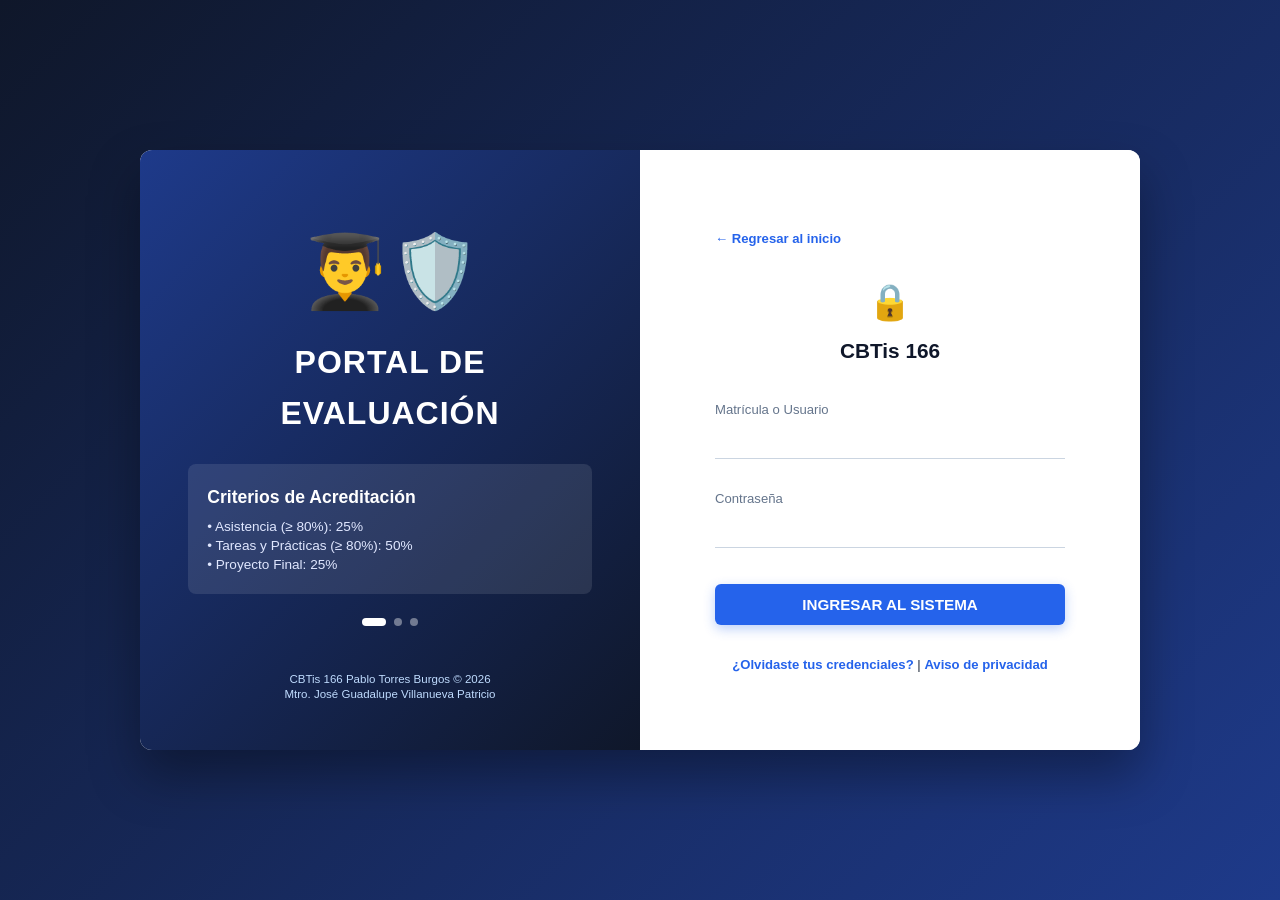
<file: login.html>
<!DOCTYPE html>
<html lang="es">
<head>
    <meta charset="UTF-8">
    <meta name="viewport" content="width=device-width, initial-scale=1.0">
    <title>Acceso Portal Ciberseguridad - CBTis 166</title>
    <link rel="stylesheet" href="styles.css">
</head>
<body class="cbtis-login-body">

    <!-- Contenedor principal de dos columnas -->
    <div class="cbtis-login-container">

        <!-- LADO IZQUIERDO: Información del Curso -->
        <div class="cbtis-left-panel">
            <div class="cbtis-left-content">
                
                <div class="cbtis-illustration-box">
                    <div class="cbtis-badge-icon">👨‍🎓🛡️</div>
                    <h2>PORTAL DE EVALUACIÓN</h2>
                </div>

                <div class="cbtis-notices-box">
                    <h3>Criterios de Acreditación</h3>
                    <p>
                        • Asistencia (≥ 80%): 25%<br>
                        • Tareas y Prácticas (≥ 80%): 50%<br>
                        • Proyecto Final: 25%
                    </p>
                </div>

                <div class="cbtis-slider-dots">
                    <span class="cbtis-dot active"></span>
                    <span class="cbtis-dot"></span>
                    <span class="cbtis-dot"></span>
                </div>
            </div>

            <div class="cbtis-left-footer">
                CBTis 166 Pablo Torres Burgos &copy; 2026<br>
                <span>Mtro. José Guadalupe Villanueva Patricio</span>
            </div>
        </div>

        <!-- LADO DERECHO: Formulario de Acceso -->
        <div class="cbtis-right-panel">
            <div class="cbtis-login-wrapper">
                
                <div class="login-back-container">
                    <a href="index.html" class="cbtis-back-link">← Regresar al inicio</a>
                </div>

                <div class="cbtis-logo-header">
                    <div class="login-logo-emoji">🔒</div>
                    <h1>CBTis <strong>166</strong></h1>
                </div>

                <form id="form-login" action="#" method="POST">
                    
                    <div class="cbtis-input-group">
                        <label for="usuario">Matrícula o Usuario</label>
                        <input type="text" id="usuario" name="usuario" required>
                    </div>

                    <div class="cbtis-input-group">
                        <label for="password">Contraseña</label>
                        <input type="password" id="password" name="password" required>
                    </div>

                    <button type="submit" class="cbtis-btn-ingresar">INGRESAR AL SISTEMA</button>

                </form>

                <div class="cbtis-login-help">
                    <a href="#">¿Olvidaste tus credenciales?</a> | <a href="#">Aviso de privacidad</a>
                </div>

            </div>
        </div>

    </div>

    <script src="script.js"></script>
</body>
</html>
</file>
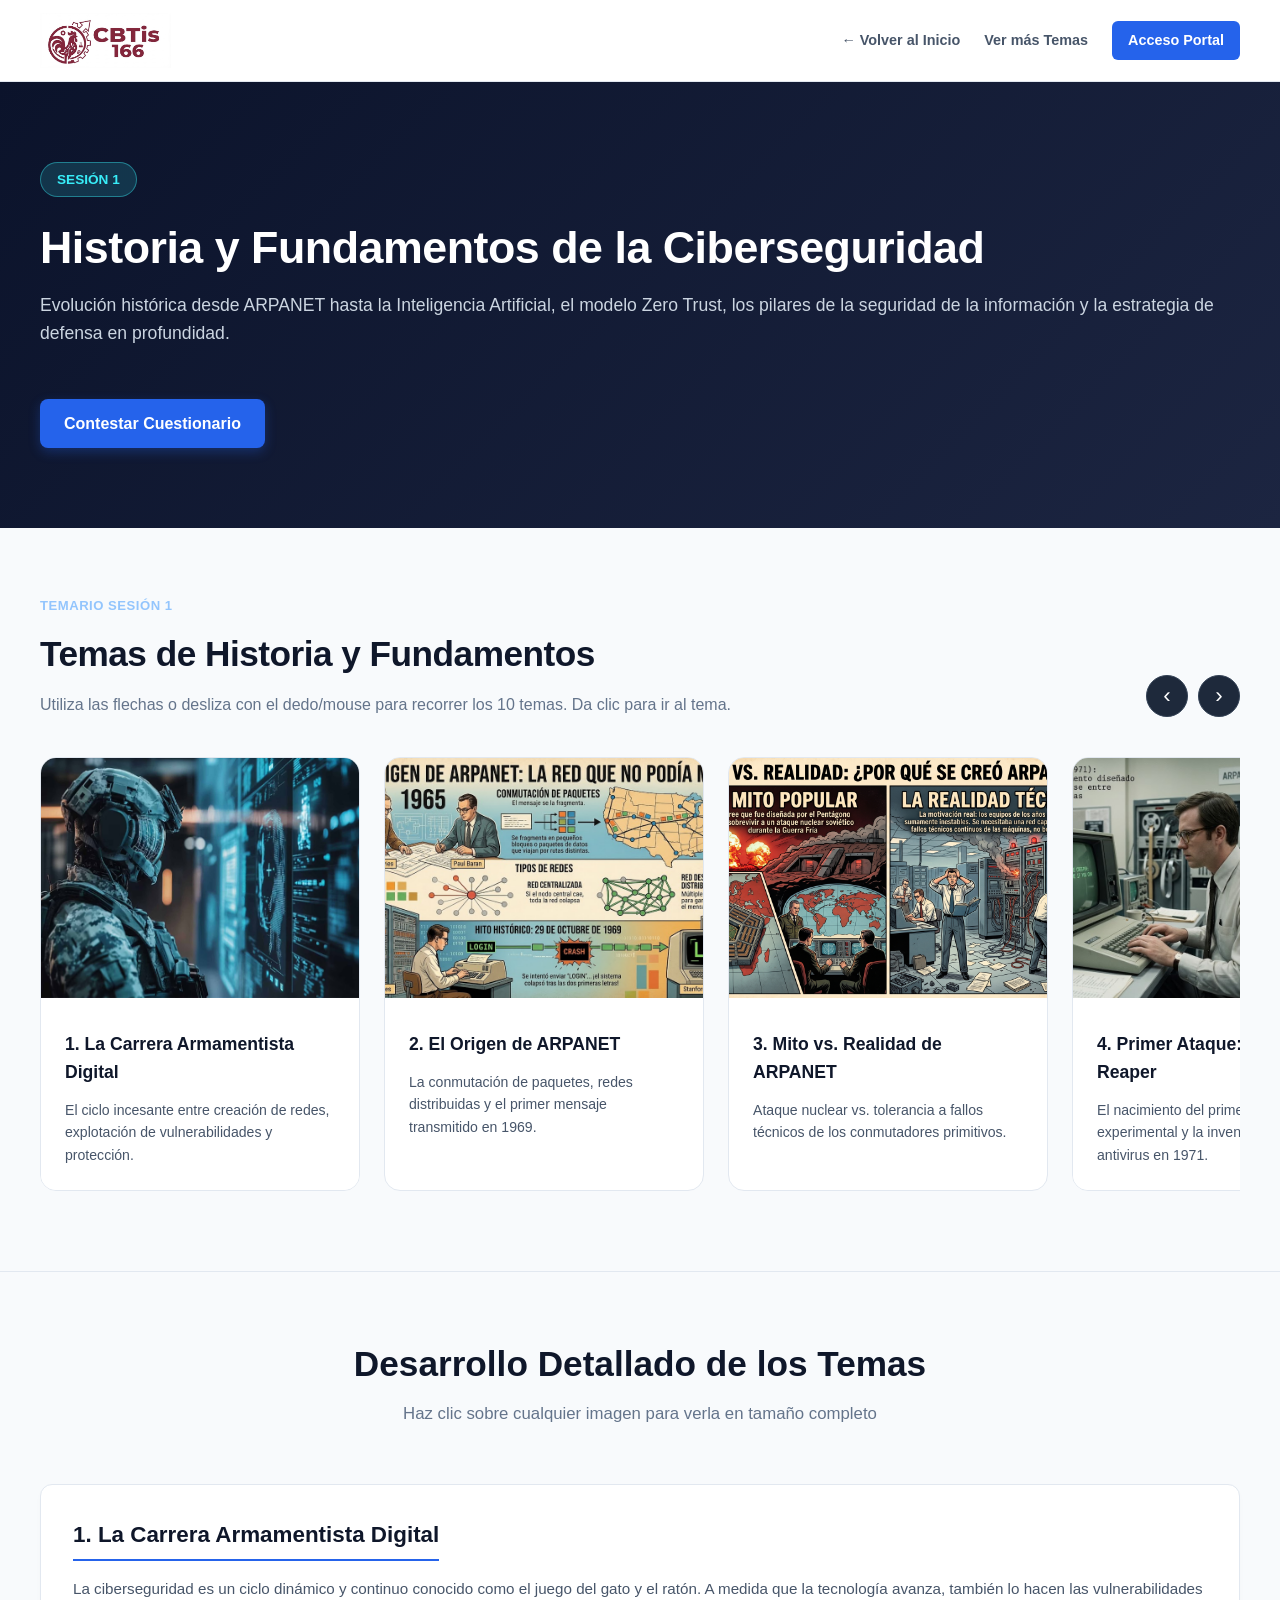
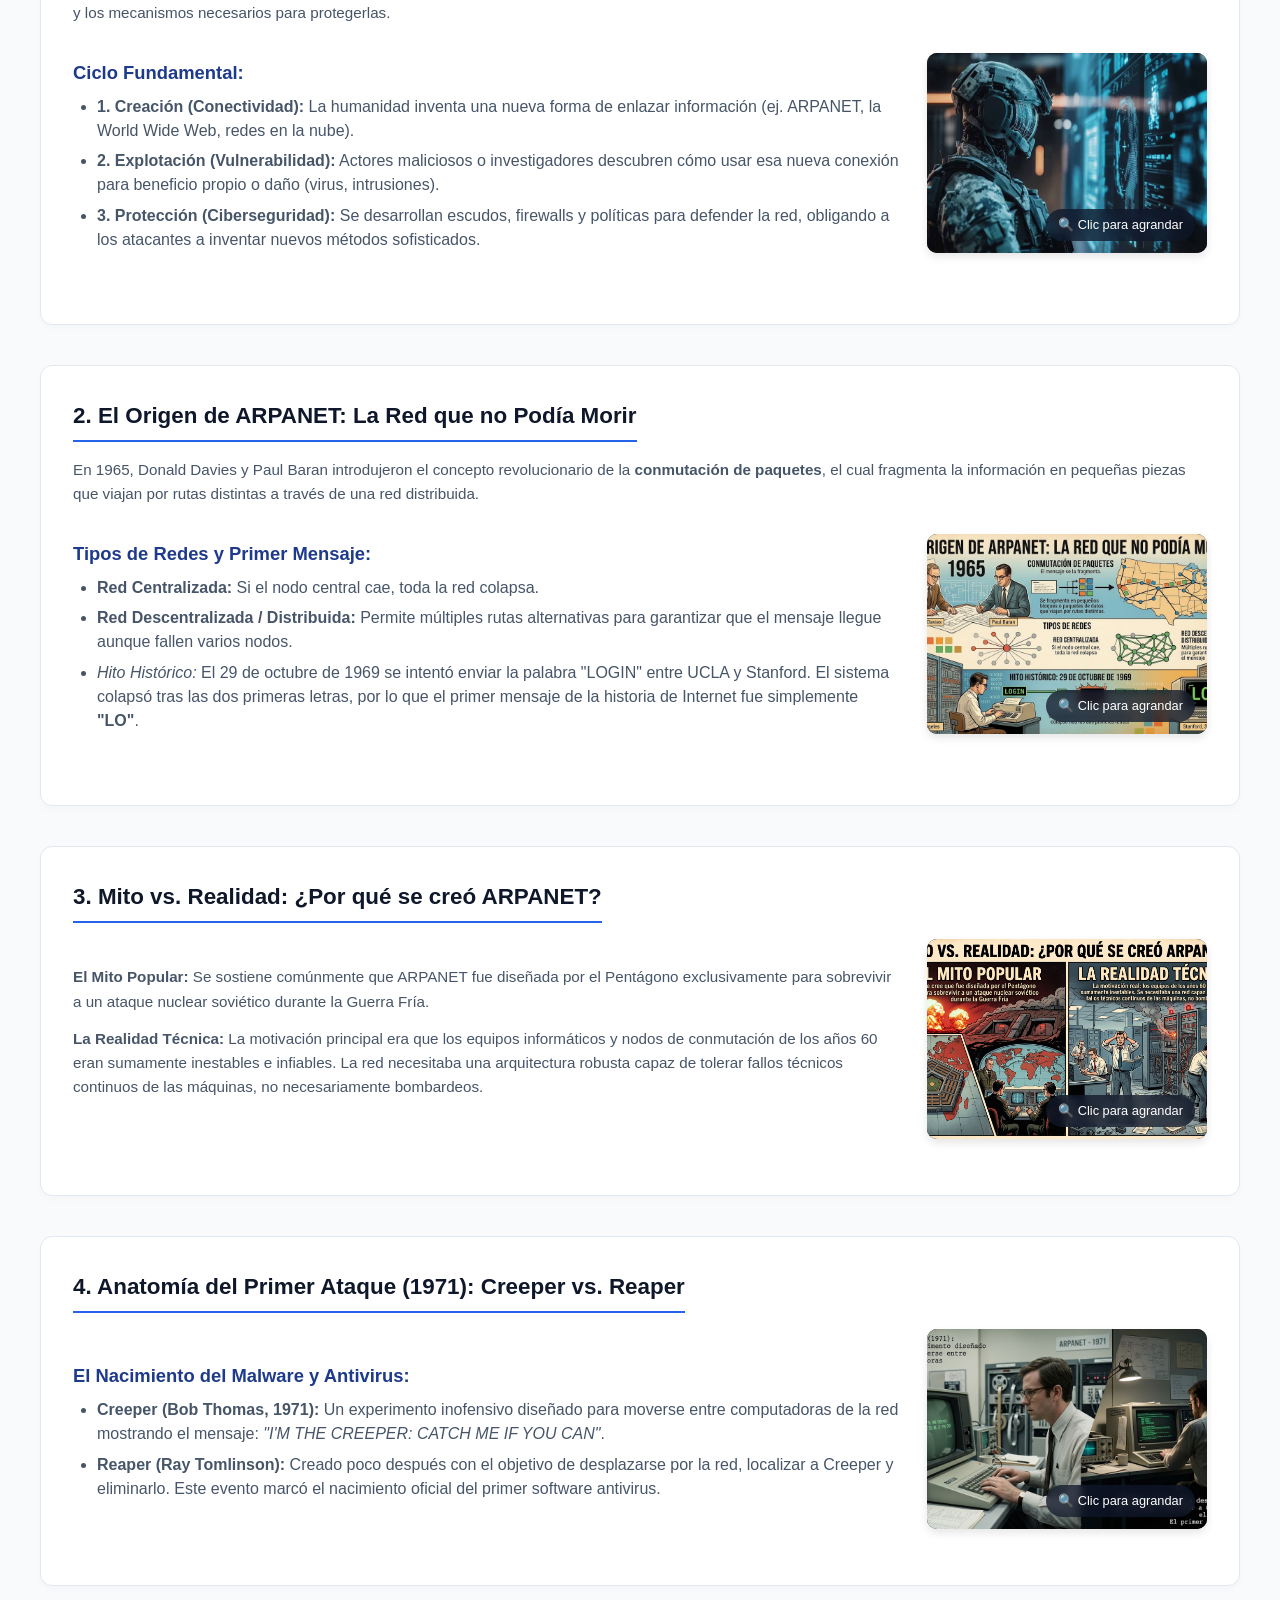
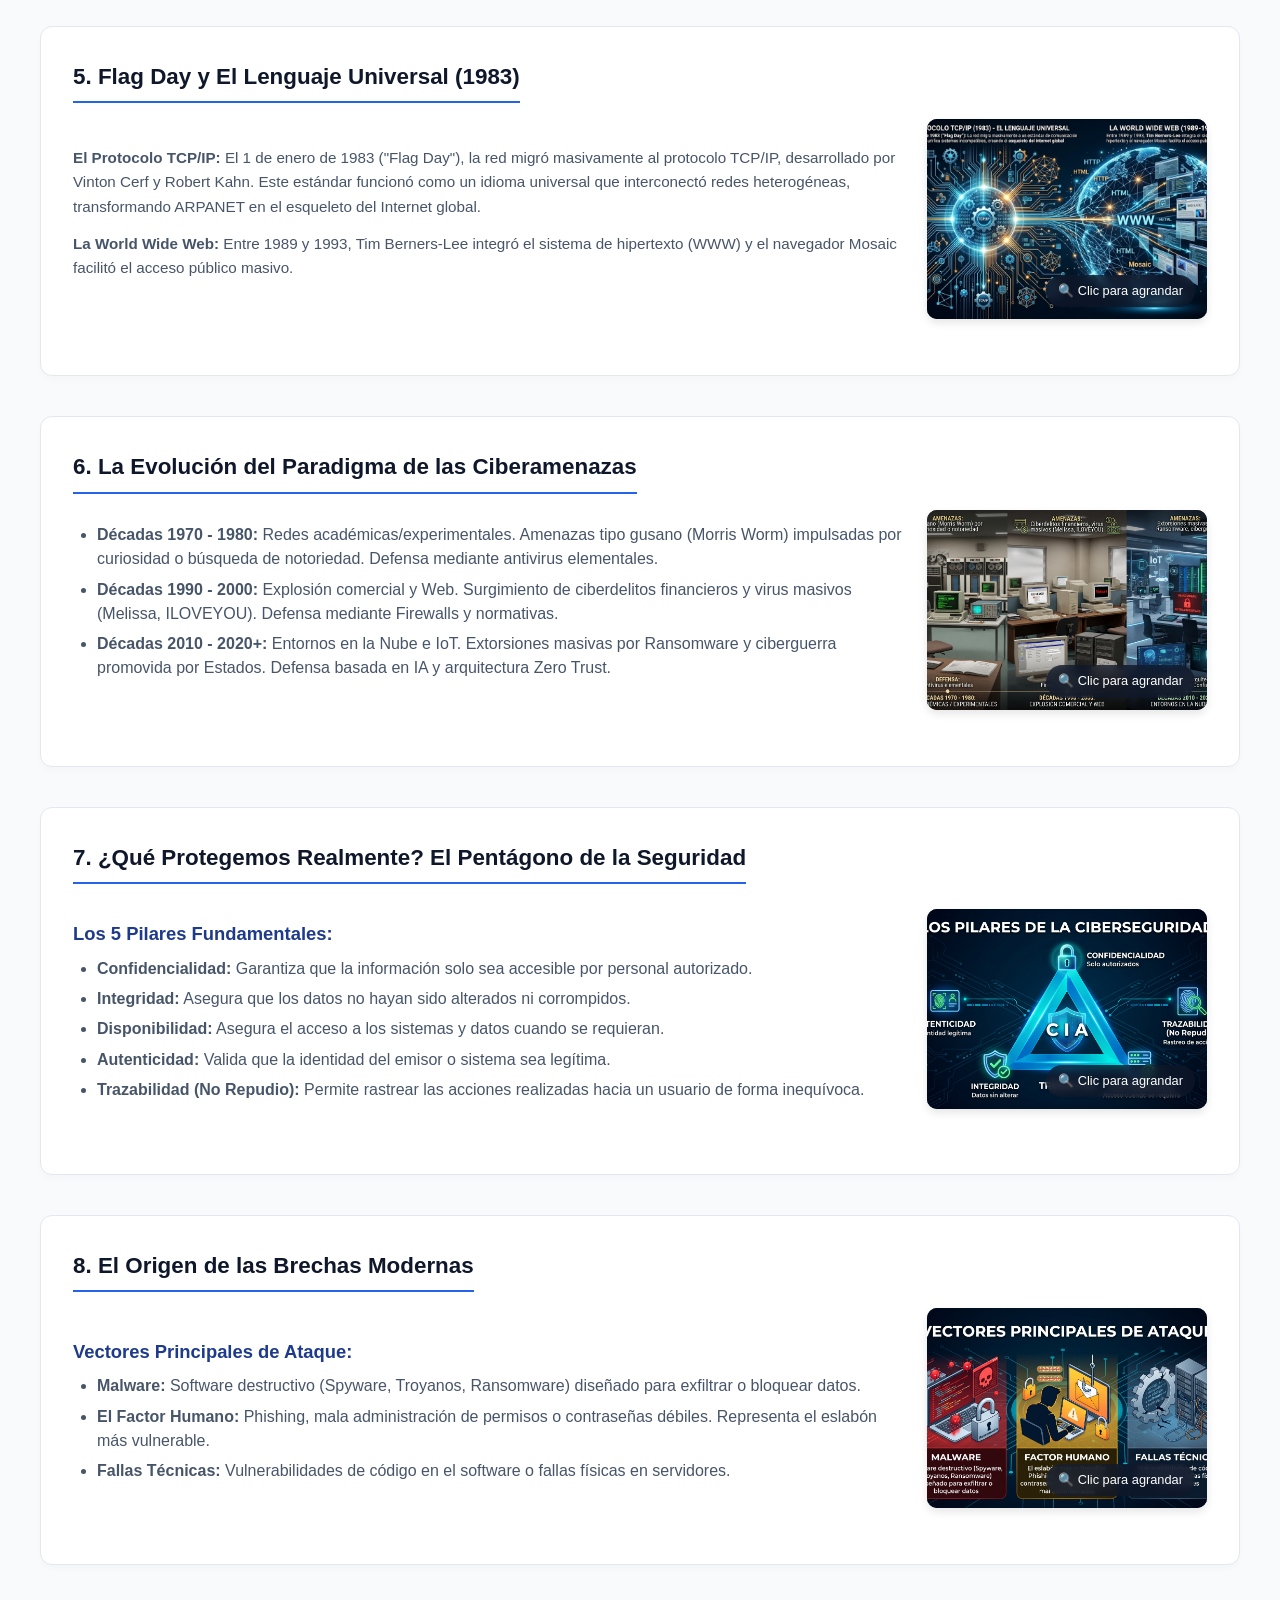
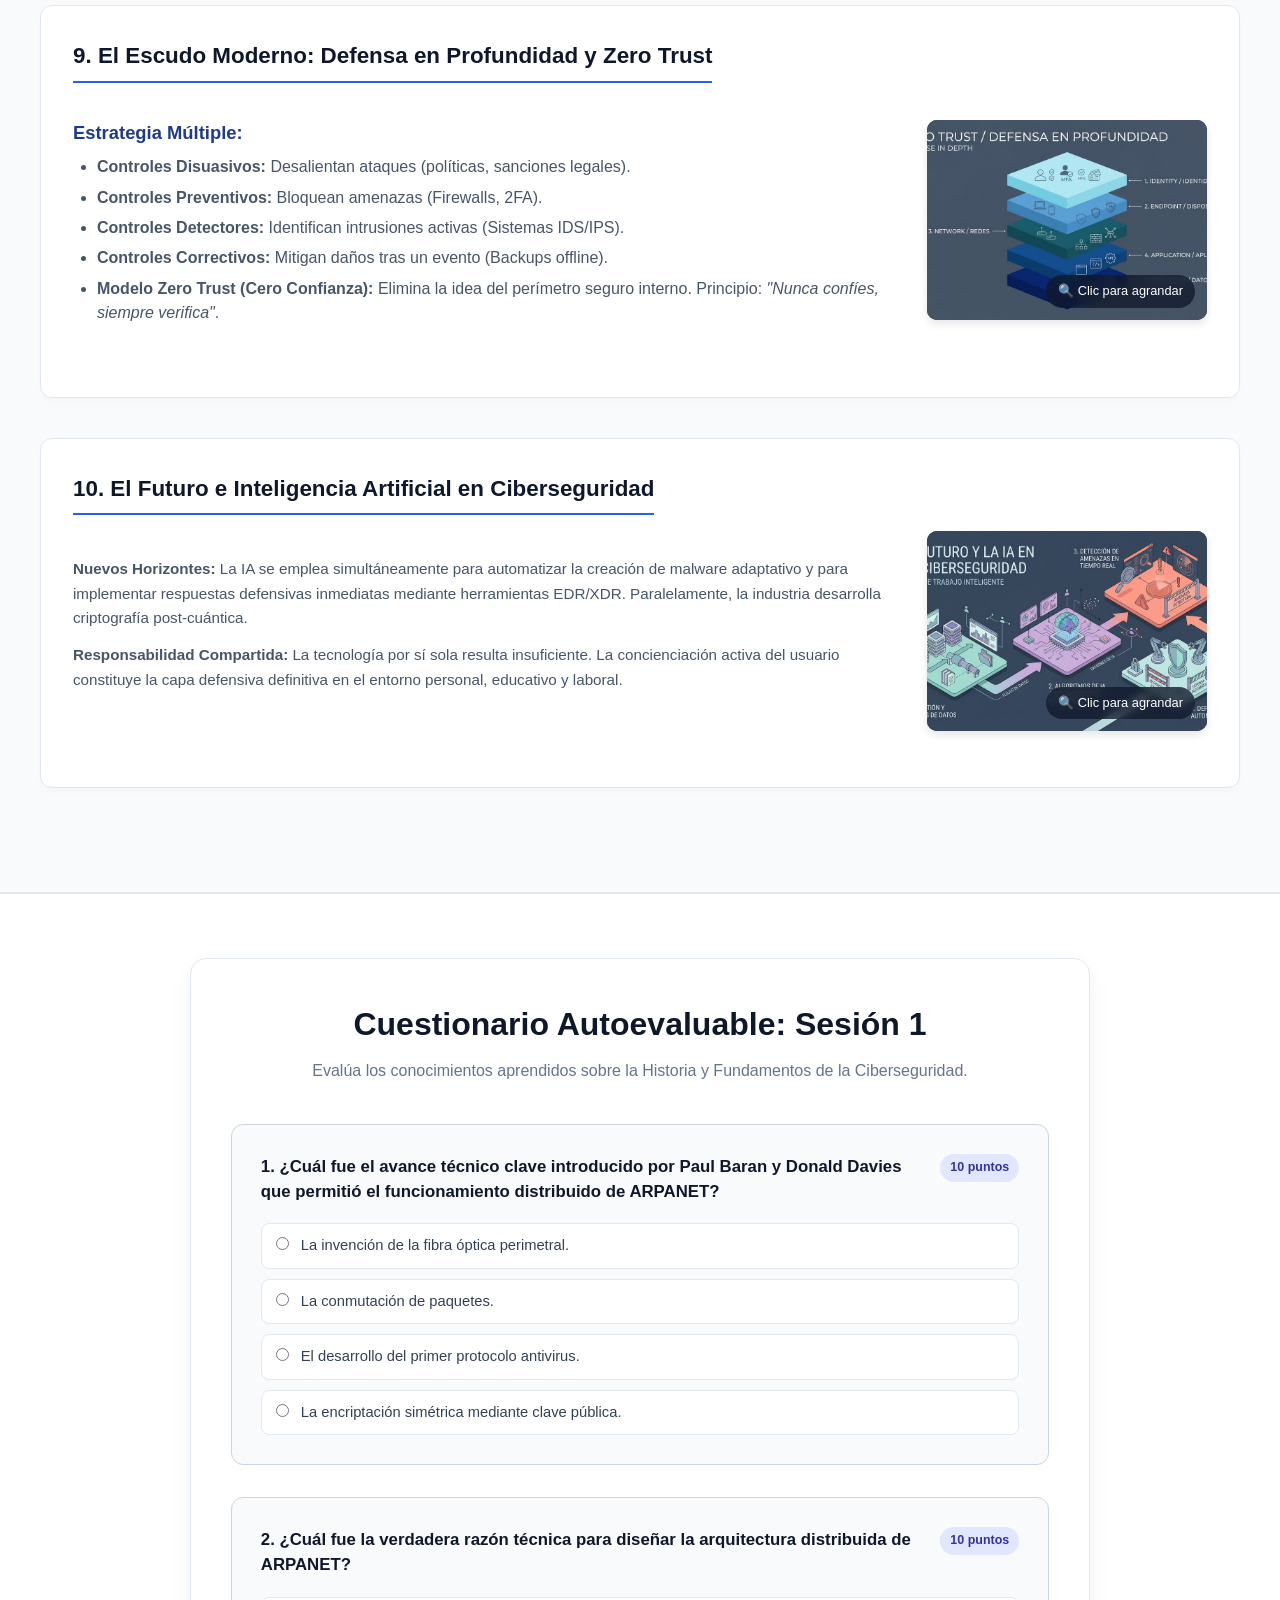
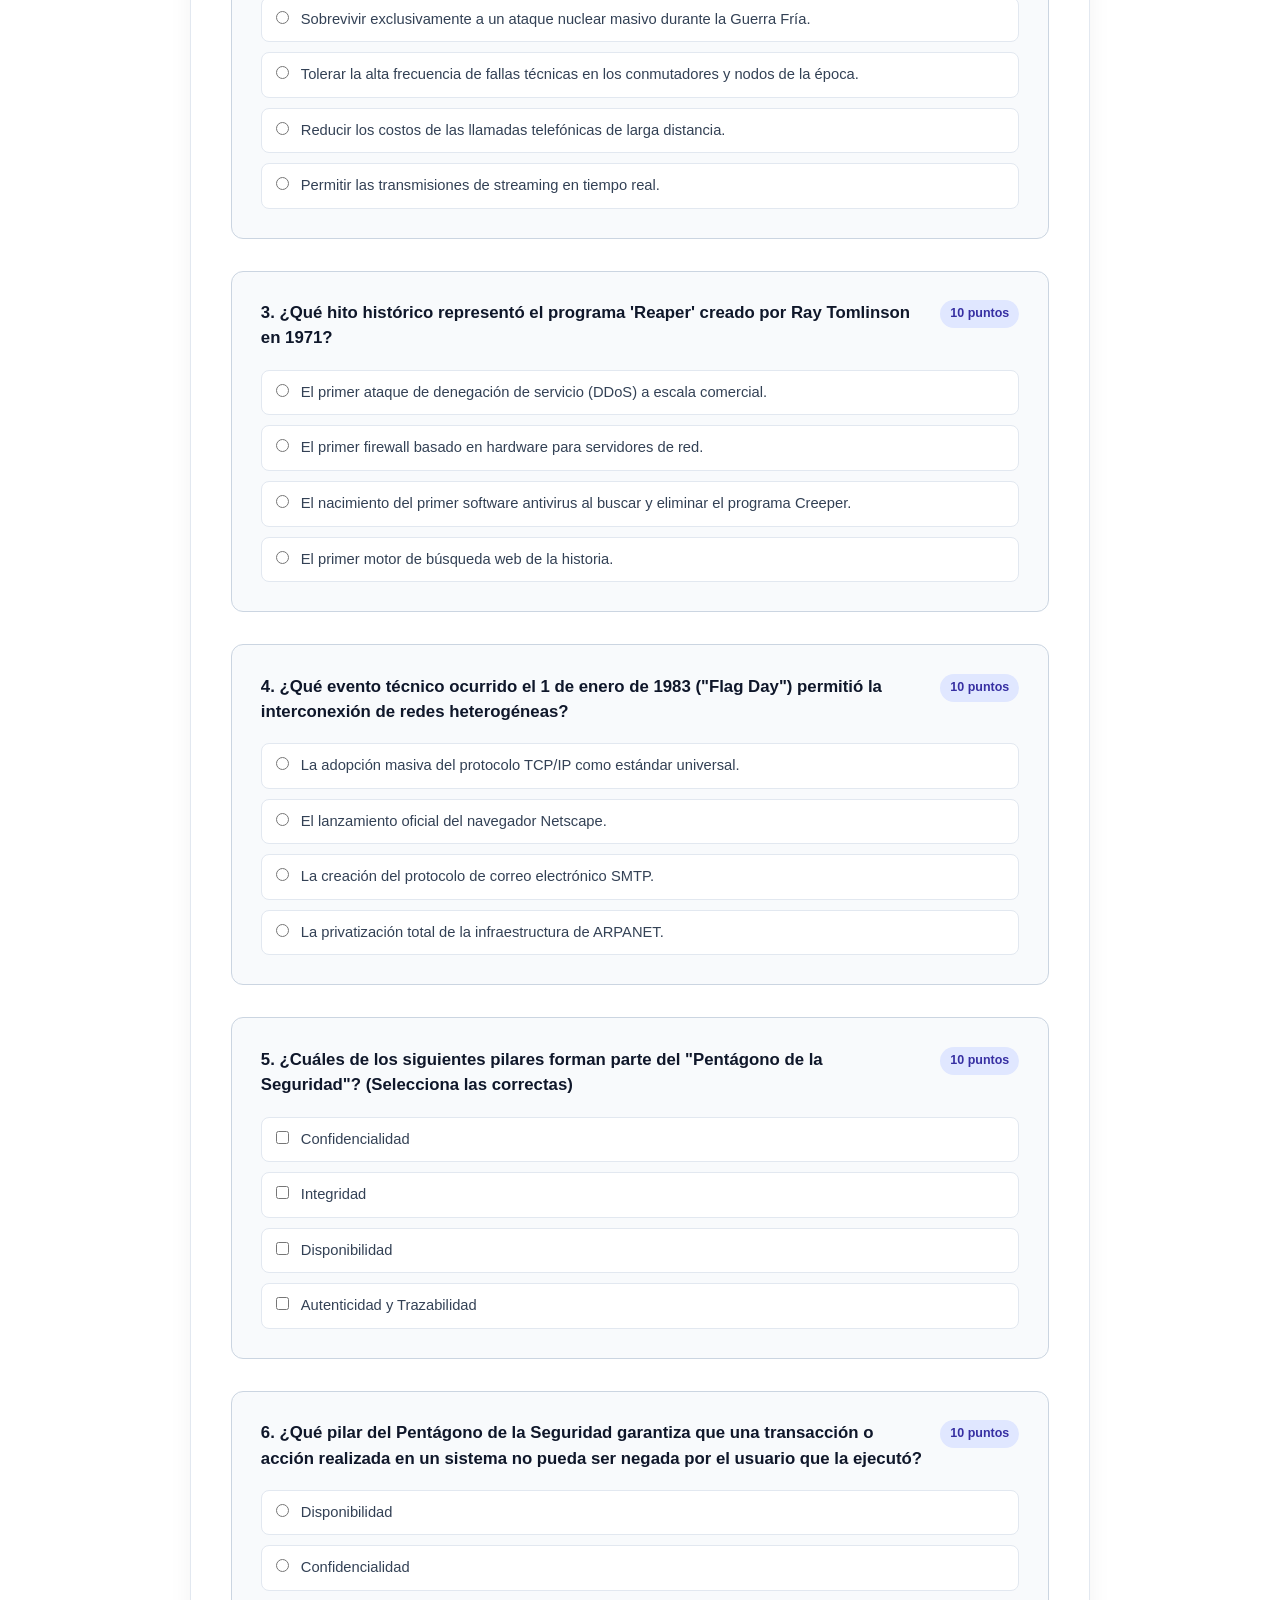
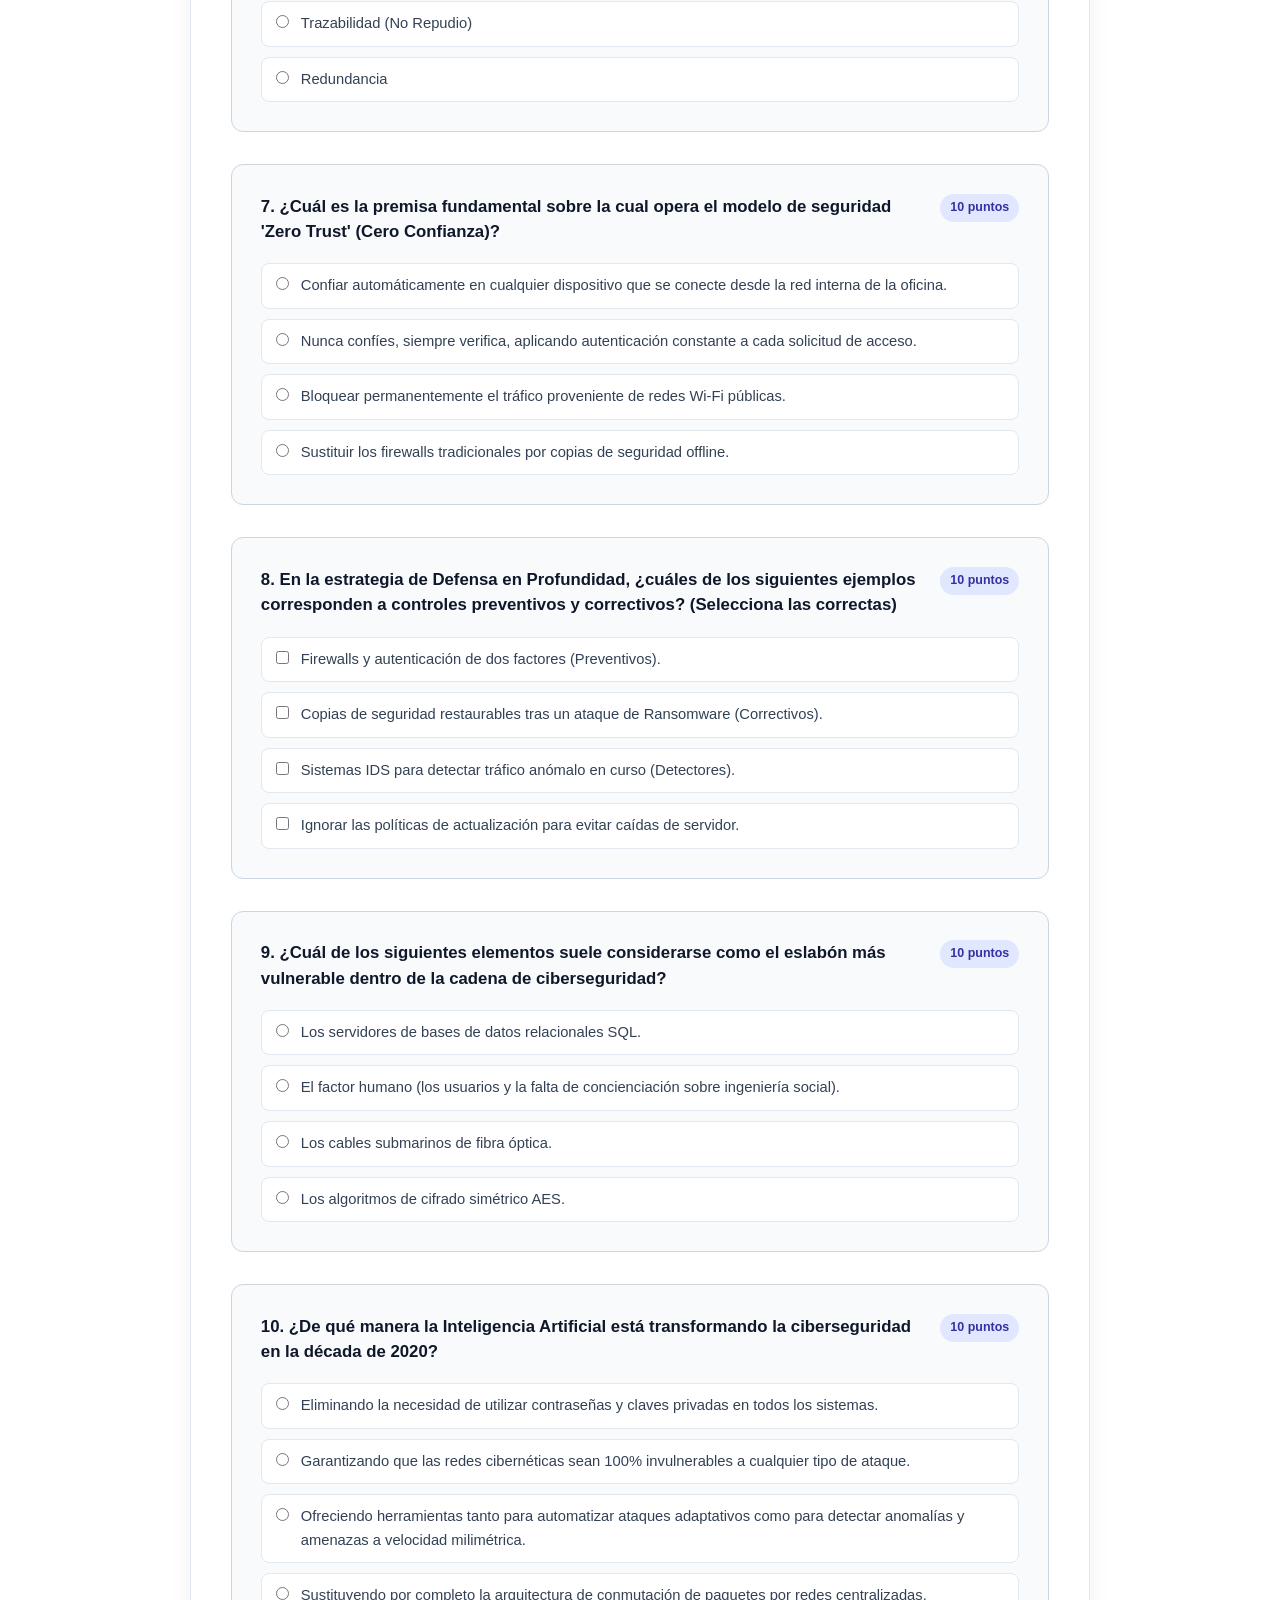
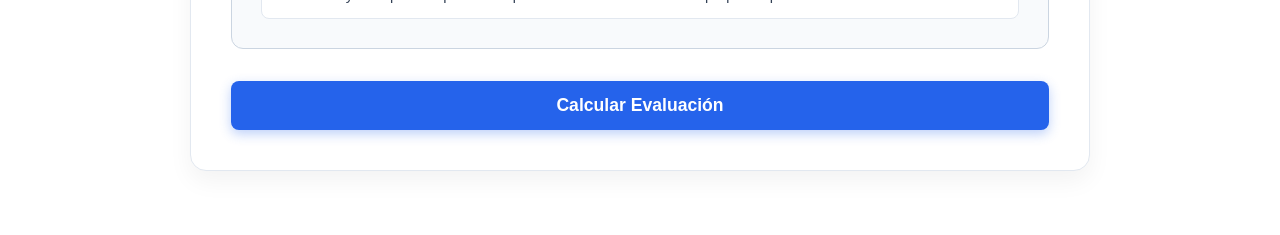
<file: sesiones/sesion1.html>
<!DOCTYPE html>
<html lang="es">
<head>
    <meta charset="UTF-8">
    <meta name="viewport" content="width=device-width, initial-scale=1.0">
    <title>Sesión 1: Historia y Fundamentos de la Ciberseguridad - CBTis 166</title>
    <link rel="stylesheet" href="../styles.css">
</head>
<body>
        <!-- BARRA DE NAVEGACIÓN - SESIONES -->
    <header class="navbar">
        <div class="nav-container">
            <div class="nav-brand">
                <a href="../index.html">
                    <img src="../img/logo.jpg" alt="CBTis 166" class="brand-logo-img">
                </a>
            </div>
            
            <!-- Botón de Hamburguesa para Sesiones -->
            <button class="hamburger-btn" id="hamburger-toggle" aria-label="Abrir menú">
                ☰
            </button>

            <nav class="nav-links" id="nav-links-menu">
                <a href="../index.html">← Volver al Inicio</a>
                <a href="../index.html#temario">Ver más Temas</a>
                <a href="../login.html" class="btn-nav-login">Acceso Portal</a>
            </nav>
        </div>
    </header>

    <section class="hero-section">
        <div class="hero-container" style="grid-template-columns: 1fr;">
            <div class="hero-text-side">
                <span class="hero-tag">SESIÓN 1</span>
                <h1>Historia y Fundamentos de la Ciberseguridad</h1>
                <p>Evolución histórica desde ARPANET hasta la Inteligencia Artificial, el modelo Zero Trust, los pilares de la seguridad de la información y la estrategia de defensa en profundidad.</p>
                <a href="#cuestionario" class="btn-go-quiz">Contestar Cuestionario</a>
            </div>
        </div>
    </section>

    <!-- SECCIÓN CARRUSEL CON MISMA LÓGICA E ID QUE SESIÓN 3 -->
    <section class="teachers-section" style="background: transparent;">
        <div class="teachers-container">
            <div class="teachers-header">
                <div>
                    <span class="teachers-tag">TEMARIO SESIÓN 1</span>
                    <h2 style="color: #0f172a;">Temas de Historia y Fundamentos</h2>
                    <p style="color: #64748b;">Utiliza las flechas o desliza con el dedo/mouse para recorrer los 10 temas. Da clic para ir al tema.</p>
                </div>
                <div class="teachers-nav-buttons">
                    <button id="btn-prev-sesion3" class="nav-btn" style="background: #1e293b; border-color: #334155;">‹</button>
                    <button id="btn-next-sesion3" class="nav-btn" style="background: #1e293b; border-color: #334155;">›</button>
                </div>
            </div>

            <!-- Contenedor del Carrusel -->
            <div class="teachers-grid" id="sesion3-track">

                <!-- 1. La Carrera Armamentista Digital -->
                <div class="teacher-card" onclick="scrollToDetail('tema1')" style="background: #ffffff; border: 1px solid #e2e8f0; min-width: 320px;">
                    <img src="imgsesiones/s1_carrera.jpeg" alt="La Carrera Armamentista Digital" >
                    <div class="teacher-info" style="background: #ffffff; padding: 1.5rem;">
                        <h3 style="color: #0f172a; margin-bottom: 0.8rem;">1. La Carrera Armamentista Digital</h3>
                        <p style="color: #475569; font-size: 0.88rem; line-height: 1.6;">El ciclo incesante entre creación de redes, explotación de vulnerabilidades y protección.</p>
                    </div>
                </div>

                <!-- 2. El Origen de ARPANET -->
                <div class="teacher-card" onclick="scrollToDetail('tema2')" style="background: #ffffff; border: 1px solid #e2e8f0; min-width: 320px;">
                    <img src="imgsesiones/s1_arpanet.jpg" alt="El Origen de ARPANET" >
                    <div class="teacher-info" style="background: #ffffff; padding: 1.5rem;">
                        <h3 style="color: #0f172a; margin-bottom: 0.8rem;">2. El Origen de ARPANET</h3>
                        <p style="color: #475569; font-size: 0.88rem; line-height: 1.6;">La conmutación de paquetes, redes distribuidas y el primer mensaje transmitido en 1969.</p>
                    </div>
                </div>

                <!-- 3. Mito vs. Realidad de ARPANET -->
                <div class="teacher-card" onclick="scrollToDetail('tema3')" style="background: #ffffff; border: 1px solid #e2e8f0; min-width: 320px;">
                    <img src="imgsesiones/s1_mito.jpg" alt="Mito vs Realidad" onerror="this.src='https://images.unsplash.com/photo-1558494949-ef010cbdcc31?auto=format&fit=crop&w=600&q=80'">
                    <div class="teacher-info" style="background: #ffffff; padding: 1.5rem;">
                        <h3 style="color: #0f172a; margin-bottom: 0.8rem;">3. Mito vs. Realidad de ARPANET</h3>
                        <p style="color: #475569; font-size: 0.88rem; line-height: 1.6;">Ataque nuclear vs. tolerancia a fallos técnicos de los conmutadores primitivos.</p>
                    </div>
                </div>

                <!-- 4. Primer Ataque: Creeper vs. Reaper -->
                <div class="teacher-card" onclick="scrollToDetail('tema4')" style="background: #ffffff; border: 1px solid #e2e8f0; min-width: 320px;">
                    <img src="imgsesiones/s1_creeper.jpg" alt="Creeper vs Reaper" onerror="this.src='https://images.unsplash.com/photo-1563986768609-322da13575f3?auto=format&fit=crop&w=600&q=80'">
                    <div class="teacher-info" style="background: #ffffff; padding: 1.5rem;">
                        <h3 style="color: #0f172a; margin-bottom: 0.8rem;">4. Primer Ataque: Creeper vs. Reaper</h3>
                        <p style="color: #475569; font-size: 0.88rem; line-height: 1.6;">El nacimiento del primer gusano experimental y la invención del primer antivirus en 1971.</p>
                    </div>
                </div>

                <!-- 5. Flag Day y el Idioma TCP/IP -->
                <div class="teacher-card" onclick="scrollToDetail('tema5')" style="background: #ffffff; border: 1px solid #e2e8f0; min-width: 320px;">
                    <img src="imgsesiones/s1_tcpip.jpg" alt="TCP IP y WWW" onerror="this.src='https://images.unsplash.com/photo-1451187580459-43490279c0fa?auto=format&fit=crop&w=600&q=80'">
                    <div class="teacher-info" style="background: #ffffff; padding: 1.5rem;">
                        <h3 style="color: #0f172a; margin-bottom: 0.8rem;">5. Flag Day y el Idioma TCP/IP</h3>
                        <p style="color: #475569; font-size: 0.88rem; line-height: 1.6;">La estandarización global de 1983 y la llegada posterior de la World Wide Web.</p>
                    </div>
                </div>

                <!-- 6. Evolución del Paradigma -->
                <div class="teacher-card" onclick="scrollToDetail('tema6')" style="background: #ffffff; border: 1px solid #e2e8f0; min-width: 320px;">
                    <img src="imgsesiones/s1_evolucion.jpg" alt="Evolucion del Paradigma" onerror="this.src='https://images.unsplash.com/photo-1510511459019-5dda7724fd87?auto=format&fit=crop&w=600&q=80'">
                    <div class="teacher-info" style="background: #ffffff; padding: 1.5rem;">
                        <h3 style="color: #0f172a; margin-bottom: 0.8rem;">6. Evolución del Paradigma</h3>
                        <p style="color: #475569; font-size: 0.88rem; line-height: 1.6;">De bromas académicas a virus financieros masivos y ciberguerra de Estados.</p>
                    </div>
                </div>

                <!-- 7. El Pentágono de la Seguridad -->
                <div class="teacher-card" onclick="scrollToDetail('tema7')" style="background: #ffffff; border: 1px solid #e2e8f0; min-width: 320px;">
                    <img src="imgsesiones/s1_pentagono.jpg" alt="Pentagono de la Seguridad" onerror="this.src='https://images.unsplash.com/photo-1563013544-824ae1b704d3?auto=format&fit=crop&w=600&q=80'">
                    <div class="teacher-info" style="background: #ffffff; padding: 1.5rem;">
                        <h3 style="color: #0f172a; margin-bottom: 0.8rem;">7. El Pentágono de la Seguridad</h3>
                        <p style="color: #475569; font-size: 0.88rem; line-height: 1.6;">Confidencialidad, Integridad, Disponibilidad, Autenticidad y Trazabilidad.</p>
                    </div>
                </div>

                <!-- 8. Origen de las Brechas Modernas -->
                <div class="teacher-card" onclick="scrollToDetail('tema8')" style="background: #ffffff; border: 1px solid #e2e8f0; min-width: 320px;">
                    <img src="imgsesiones/s1_brechas.jpg" alt="Brechas Modernas" onerror="this.src='https://images.unsplash.com/photo-1555066931-4365d14bab8c?auto=format&fit=crop&w=600&q=80'">
                    <div class="teacher-info" style="background: #ffffff; padding: 1.5rem;">
                        <h3 style="color: #0f172a; margin-bottom: 0.8rem;">8. Brechas Modernas</h3>
                        <p style="color: #475569; font-size: 0.88rem; line-height: 1.6;">Malware automatizado, vulnerabilidades técnicas y el factor humano.</p>
                    </div>
                </div>

                <!-- 9. Defensa en Profundidad y Zero Trust -->
                <div class="teacher-card" onclick="scrollToDetail('tema9')" style="background: #ffffff; border: 1px solid #e2e8f0; min-width: 320px;">
                    <img src="imgsesiones/s1_zerotrust.jpg" alt="Defensa y Zero Trust" onerror="this.src='https://images.unsplash.com/photo-1618005182384-a83a8bd57fbe?auto=format&fit=crop&w=600&q=80'">
                    <div class="teacher-info" style="background: #ffffff; padding: 1.5rem;">
                        <h3 style="color: #0f172a; margin-bottom: 0.8rem;">9. Defensa y Zero Trust</h3>
                        <p style="color: #475569; font-size: 0.88rem; line-height: 1.6;">Controles defensivos multinivel y la filosofía 'Nunca confíes, siempre verifica'.</p>
                    </div>
                </div>

                <!-- 10. El Futuro e IA en Ciberseguridad -->
                <div class="teacher-card" onclick="scrollToDetail('tema10')" style="background: #ffffff; border: 1px solid #e2e8f0; min-width: 320px;">
                    <img src="imgsesiones/s1_futuro.jpg" alt="El Futuro e IA" onerror="this.src='https://images.unsplash.com/photo-1618005182384-a83a8bd57fbe?auto=format&fit=crop&w=600&q=80'">
                    <div class="teacher-info" style="background: #ffffff; padding: 1.5rem;">
                        <h3 style="color: #0f172a; margin-bottom: 0.8rem;">10. El Futuro e IA</h3>
                        <p style="color: #475569; font-size: 0.88rem; line-height: 1.6;">Enfrentamiento de Inteligencias Artificiales, algoritmos cuánticos y responsabilidad del usuario.</p>
                    </div>
                </div>

            </div>
        </div>
    </section>

    <!-- SECCIÓN DE DESGLOSE COMPLETO TEMA POR TEMA -->
    <section class="topics-detail-section">
        <div class="section-container">
            <div class="section-header">
                <h2>Desarrollo Detallado de los Temas</h2>
                <p>Haz clic sobre cualquier imagen para verla en tamaño completo</p>
            </div>

            <!-- Tema 1 -->
            <div class="detail-card" id="tema1">
                <div class="detail-content">
                    <h2>1. La Carrera Armamentista Digital</h2>
                    <p>La ciberseguridad es un ciclo dinámico y continuo conocido como el juego del gato y el ratón. A medida que la tecnología avanza, también lo hacen las vulnerabilidades y los mecanismos necesarios para protegerlas.</p>
                    
                    <div class="subtopic-row">
                        <div class="subtopic-text">
                            <h3>Ciclo Fundamental:</h3>
                            <ul>
                                <li><strong>1. Creación (Conectividad):</strong> La humanidad inventa una nueva forma de enlazar información (ej. ARPANET, la World Wide Web, redes en la nube).</li>
                                <li><strong>2. Explotación (Vulnerabilidad):</strong> Actores maliciosos o investigadores descubren cómo usar esa nueva conexión para beneficio propio o daño (virus, intrusiones).</li>
                                <li><strong>3. Protección (Ciberseguridad):</strong> Se desarrollan escudos, firewalls y políticas para defender la red, obligando a los atacantes a inventar nuevos métodos sofisticados.</li>
                            </ul>
                        </div>
                        <div class="subtopic-img-container" onclick="openModal('imgsesiones/s1_carrera.jpeg')">
                            <img src="imgsesiones/s1_carrera.jpeg" alt="Carrera Armamentista" onerror="this.src='https://images.unsplash.com/photo-1526374965328-7f61d4dc18c5?auto=format&fit=crop&w=600&q=80'">
                            <span class="zoom-hint">🔍 Clic para agrandar</span>
                        </div>
                    </div>
                </div>
            </div>

            <!-- Tema 2 -->
            <div class="detail-card" id="tema2">
                <div class="detail-content">
                    <h2>2. El Origen de ARPANET: La Red que no Podía Morir</h2>
                    <p>En 1965, Donald Davies y Paul Baran introdujeron el concepto revolucionario de la <strong>conmutación de paquetes</strong>, el cual fragmenta la información en pequeñas piezas que viajan por rutas distintas a través de una red distribuida.</p>
                    
                    <div class="subtopic-row">
                        <div class="subtopic-text">
                            <h3>Tipos de Redes y Primer Mensaje:</h3>
                            <ul>
                                <li><strong>Red Centralizada:</strong> Si el nodo central cae, toda la red colapsa.</li>
                                <li><strong>Red Descentralizada / Distribuida:</strong> Permite múltiples rutas alternativas para garantizar que el mensaje llegue aunque fallen varios nodos.</li>
                                <li><em>Hito Histórico:</em> El 29 de octubre de 1969 se intentó enviar la palabra "LOGIN" entre UCLA y Stanford. El sistema colapsó tras las dos primeras letras, por lo que el primer mensaje de la historia de Internet fue simplemente <strong>"LO"</strong>.</li>
                            </ul>
                        </div>
                        <div class="subtopic-img-container" onclick="openModal('imgsesiones/s1_arpanet.jpg')">
                            <img src="imgsesiones/s1_arpanet.jpg" alt="ARPANET y Conmutacion de Paquetes" onerror="this.src='https://images.unsplash.com/photo-1544197150-b99a580bb7a8?auto=format&fit=crop&w=600&q=80'">
                            <span class="zoom-hint">🔍 Clic para agrandar</span>
                        </div>
                    </div>
                </div>
            </div>

            <!-- Tema 3 -->
            <div class="detail-card" id="tema3">
                <div class="detail-content">
                    <h2>3. Mito vs. Realidad: ¿Por qué se creó ARPANET?</h2>
                    
                    <div class="subtopic-row">
                        <div class="subtopic-text">
                            <p><strong>El Mito Popular:</strong> Se sostiene comúnmente que ARPANET fue diseñada por el Pentágono exclusivamente para sobrevivir a un ataque nuclear soviético durante la Guerra Fría.</p>
                            <p><strong>La Realidad Técnica:</strong> La motivación principal era que los equipos informáticos y nodos de conmutación de los años 60 eran sumamente inestables e infiables. La red necesitaba una arquitectura robusta capaz de tolerar fallos técnicos continuos de las máquinas, no necesariamente bombardeos.</p>
                        </div>
                        <div class="subtopic-img-container" onclick="openModal('imgsesiones/s1_mito.jpg')">
                            <img src="imgsesiones/s1_mito.jpg" alt="Mito vs Realidad ARPANET" onerror="this.src='https://images.unsplash.com/photo-1558494949-ef010cbdcc31?auto=format&fit=crop&w=600&q=80'">
                            <span class="zoom-hint">🔍 Clic para agrandar</span>
                        </div>
                    </div>
                </div>
            </div>

            <!-- Tema 4 -->
            <div class="detail-card" id="tema4">
                <div class="detail-content">
                    <h2>4. Anatomía del Primer Ataque (1971): Creeper vs. Reaper</h2>
                    
                    <div class="subtopic-row">
                        <div class="subtopic-text">
                            <h3>El Nacimiento del Malware y Antivirus:</h3>
                            <ul>
                                <li><strong>Creeper (Bob Thomas, 1971):</strong> Un experimento inofensivo diseñado para moverse entre computadoras de la red mostrando el mensaje: <em>"I'M THE CREEPER: CATCH ME IF YOU CAN"</em>.</li>
                                <li><strong>Reaper (Ray Tomlinson):</strong> Creado poco después con el objetivo de desplazarse por la red, localizar a Creeper y eliminarlo. Este evento marcó el nacimiento oficial del primer software antivirus.</li>
                            </ul>
                        </div>
                        <div class="subtopic-img-container" onclick="openModal('imgsesiones/s1_creeper.jpg')">
                            <img src="imgsesiones/s1_creeper.jpg" alt="Creeper vs Reaper" onerror="this.src='https://images.unsplash.com/photo-1563986768609-322da13575f3?auto=format&fit=crop&w=600&q=80'">
                            <span class="zoom-hint">🔍 Clic para agrandar</span>
                        </div>
                    </div>
                </div>
            </div>

            <!-- Tema 5 -->
            <div class="detail-card" id="tema5">
                <div class="detail-content">
                    <h2>5. Flag Day y El Lenguaje Universal (1983)</h2>
                    
                    <div class="subtopic-row">
                        <div class="subtopic-text">
                            <p><strong>El Protocolo TCP/IP:</strong> El 1 de enero de 1983 ("Flag Day"), la red migró masivamente al protocolo TCP/IP, desarrollado por Vinton Cerf y Robert Kahn. Este estándar funcionó como un idioma universal que interconectó redes heterogéneas, transformando ARPANET en el esqueleto del Internet global.</p>
                            <p><strong>La World Wide Web:</strong> Entre 1989 y 1993, Tim Berners-Lee integró el sistema de hipertexto (WWW) y el navegador Mosaic facilitó el acceso público masivo.</p>
                        </div>
                        <div class="subtopic-img-container" onclick="openModal('imgsesiones/s1_tcpip.jpg')">
                            <img src="imgsesiones/s1_tcpip.jpg" alt="Flag Day TCP/IP" onerror="this.src='https://images.unsplash.com/photo-1451187580459-43490279c0fa?auto=format&fit=crop&w=600&q=80'">
                            <span class="zoom-hint">🔍 Clic para agrandar</span>
                        </div>
                    </div>
                </div>
            </div>

            <!-- Tema 6 -->
            <div class="detail-card" id="tema6">
                <div class="detail-content">
                    <h2>6. La Evolución del Paradigma de las Ciberamenazas</h2>
                    
                    <div class="subtopic-row">
                        <div class="subtopic-text">
                            <ul>
                                <li><strong>Décadas 1970 - 1980:</strong> Redes académicas/experimentales. Amenazas tipo gusano (Morris Worm) impulsadas por curiosidad o búsqueda de notoriedad. Defensa mediante antivirus elementales.</li>
                                <li><strong>Décadas 1990 - 2000:</strong> Explosión comercial y Web. Surgimiento de ciberdelitos financieros y virus masivos (Melissa, ILOVEYOU). Defensa mediante Firewalls y normativas.</li>
                                <li><strong>Décadas 2010 - 2020+:</strong> Entornos en la Nube e IoT. Extorsiones masivas por Ransomware y ciberguerra promovida por Estados. Defensa basada en IA y arquitectura Zero Trust.</li>
                            </ul>
                        </div>
                        <div class="subtopic-img-container" onclick="openModal('imgsesiones/s1_evolucion.jpg')">
                            <img src="imgsesiones/s1_evolucion.jpg" alt="Evolucion de Amenazas" onerror="this.src='https://images.unsplash.com/photo-1510511459019-5dda7724fd87?auto=format&fit=crop&w=600&q=80'">
                            <span class="zoom-hint">🔍 Clic para agrandar</span>
                        </div>
                    </div>
                </div>
            </div>

            <!-- Tema 7 -->
            <div class="detail-card" id="tema7">
                <div class="detail-content">
                    <h2>7. ¿Qué Protegemos Realmente? El Pentágono de la Seguridad</h2>
                    
                    <div class="subtopic-row">
                        <div class="subtopic-text">
                            <h3>Los 5 Pilares Fundamentales:</h3>
                            <ul>
                                <li><strong>Confidencialidad:</strong> Garantiza que la información solo sea accesible por personal autorizado.</li>
                                <li><strong>Integridad:</strong> Asegura que los datos no hayan sido alterados ni corrompidos.</li>
                                <li><strong>Disponibilidad:</strong> Asegura el acceso a los sistemas y datos cuando se requieran.</li>
                                <li><strong>Autenticidad:</strong> Valida que la identidad del emisor o sistema sea legítima.</li>
                                <li><strong>Trazabilidad (No Repudio):</strong> Permite rastrear las acciones realizadas hacia un usuario de forma inequívoca.</li>
                            </ul>
                        </div>
                        <div class="subtopic-img-container" onclick="openModal('imgsesiones/s1_pentagono.jpg')">
                            <img src="imgsesiones/s1_pentagono.jpg" alt="El Pentagono de la Seguridad" onerror="this.src='https://images.unsplash.com/photo-1563013544-824ae1b704d3?auto=format&fit=crop&w=600&q=80'">
                            <span class="zoom-hint">🔍 Clic para agrandar</span>
                        </div>
                    </div>
                </div>
            </div>

            <!-- Tema 8 -->
            <div class="detail-card" id="tema8">
                <div class="detail-content">
                    <h2>8. El Origen de las Brechas Modernas</h2>
                    
                    <div class="subtopic-row">
                        <div class="subtopic-text">
                            <h3>Vectores Principales de Ataque:</h3>
                            <ul>
                                <li><strong>Malware:</strong> Software destructivo (Spyware, Troyanos, Ransomware) diseñado para exfiltrar o bloquear datos.</li>
                                <li><strong>El Factor Humano:</strong> Phishing, mala administración de permisos o contraseñas débiles. Representa el eslabón más vulnerable.</li>
                                <li><strong>Fallas Técnicas:</strong> Vulnerabilidades de código en el software o fallas físicas en servidores.</li>
                            </ul>
                        </div>
                        <div class="subtopic-img-container" onclick="openModal('imgsesiones/s1_brechas.jpg')">
                            <img src="imgsesiones/s1_brechas.jpg" alt="Brechas Modernas" onerror="this.src='https://images.unsplash.com/photo-1555066931-4365d14bab8c?auto=format&fit=crop&w=600&q=80'">
                            <span class="zoom-hint">🔍 Clic para agrandar</span>
                        </div>
                    </div>
                </div>
            </div>

            <!-- Tema 9 -->
            <div class="detail-card" id="tema9">
                <div class="detail-content">
                    <h2>9. El Escudo Moderno: Defensa en Profundidad y Zero Trust</h2>
                    
                    <div class="subtopic-row">
                        <div class="subtopic-text">
                            <h3>Estrategia Múltiple:</h3>
                            <ul>
                                <li><strong>Controles Disuasivos:</strong> Desalientan ataques (políticas, sanciones legales).</li>
                                <li><strong>Controles Preventivos:</strong> Bloquean amenazas (Firewalls, 2FA).</li>
                                <li><strong>Controles Detectores:</strong> Identifican intrusiones activas (Sistemas IDS/IPS).</li>
                                <li><strong>Controles Correctivos:</strong> Mitigan daños tras un evento (Backups offline).</li>
                                <li><strong>Modelo Zero Trust (Cero Confianza):</strong> Elimina la idea del perímetro seguro interno. Principio: <em>"Nunca confíes, siempre verifica"</em>.</li>
                            </ul>
                        </div>
                        <div class="subtopic-img-container" onclick="openModal('imgsesiones/s1_zerotrust.jpg')">
                            <img src="imgsesiones/s1_zerotrust.jpg" alt="Defensa en Profundidad y Zero Trust" onerror="this.src='https://images.unsplash.com/photo-1618005182384-a83a8bd57fbe?auto=format&fit=crop&w=600&q=80'">
                            <span class="zoom-hint">🔍 Clic para agrandar</span>
                        </div>
                    </div>
                </div>
            </div>

            <!-- Tema 10 -->
            <div class="detail-card" id="tema10">
                <div class="detail-content">
                    <h2>10. El Futuro e Inteligencia Artificial en Ciberseguridad</h2>
                    
                    <div class="subtopic-row">
                        <div class="subtopic-text">
                            <p><strong>Nuevos Horizontes:</strong> La IA se emplea simultáneamente para automatizar la creación de malware adaptativo y para implementar respuestas defensivas inmediatas mediante herramientas EDR/XDR. Paralelamente, la industria desarrolla criptografía post-cuántica.</p>
                            <p><strong>Responsabilidad Compartida:</strong> La tecnología por sí sola resulta insuficiente. La concienciación activa del usuario constituye la capa defensiva definitiva en el entorno personal, educativo y laboral.</p>
                        </div>
                        <div class="subtopic-img-container" onclick="openModal('imgsesiones/s1_futuro.jpg')">
                            <img src="imgsesiones/s1_futuro.jpg" alt="El Futuro e IA" onerror="this.src='https://images.unsplash.com/photo-1618005182384-a83a8bd57fbe?auto=format&fit=crop&w=600&q=80'">
                            <span class="zoom-hint">🔍 Clic para agrandar</span>
                        </div>
                    </div>
                </div>
            </div>

        </div>
    </section>

    <!-- SECCIÓN CUESTIONARIO AUTOEVALUABLE -->
    <section class="quiz-section" id="cuestionario">
        <div class="quiz-container">
            <div class="quiz-header">
                <h2>Cuestionario Autoevaluable: Sesión 1</h2>
                <p>Evalúa los conocimientos aprendidos sobre la Historia y Fundamentos de la Ciberseguridad.</p>
            </div>

            <form id="quiz-form">
                <!-- Pregunta 1 -->
                <div class="question-card">
                    <div class="question-header">
                        <span class="question-title">1. ¿Cuál fue el avance técnico clave introducido por Paul Baran y Donald Davies que permitió el funcionamiento distribuido de ARPANET?</span>
                        <span class="points-badge">10 puntos</span>
                    </div>
                    <div class="options-group">
                        <label class="option-label">
                            <input type="radio" name="p1" value="0">
                            La invención de la fibra óptica perimetral.
                        </label>
                        <label class="option-label">
                            <input type="radio" name="p1" value="10">
                            La conmutación de paquetes.
                        </label>
                        <label class="option-label">
                            <input type="radio" name="p1" value="0">
                            El desarrollo del primer protocolo antivirus.
                        </label>
                        <label class="option-label">
                            <input type="radio" name="p1" value="0">
                            La encriptación simétrica mediante clave pública.
                        </label>
                    </div>
                </div>

                <!-- Pregunta 2 -->
                <div class="question-card">
                    <div class="question-header">
                        <span class="question-title">2. ¿Cuál fue la verdadera razón técnica para diseñar la arquitectura distribuida de ARPANET?</span>
                        <span class="points-badge">10 puntos</span>
                    </div>
                    <div class="options-group">
                        <label class="option-label">
                            <input type="radio" name="p1_2" value="0">
                            Sobrevivir exclusivamente a un ataque nuclear masivo durante la Guerra Fría.
                        </label>
                        <label class="option-label">
                            <input type="radio" name="p1_2" value="10">
                            Tolerar la alta frecuencia de fallas técnicas en los conmutadores y nodos de la época.
                        </label>
                        <label class="option-label">
                            <input type="radio" name="p1_2" value="0">
                            Reducir los costos de las llamadas telefónicas de larga distancia.
                        </label>
                        <label class="option-label">
                            <input type="radio" name="p1_2" value="0">
                            Permitir las transmisiones de streaming en tiempo real.
                        </label>
                    </div>
                </div>

                <!-- Pregunta 3 -->
                <div class="question-card">
                    <div class="question-header">
                        <span class="question-title">3. ¿Qué hito histórico representó el programa 'Reaper' creado por Ray Tomlinson en 1971?</span>
                        <span class="points-badge">10 puntos</span>
                    </div>
                    <div class="options-group">
                        <label class="option-label">
                            <input type="radio" name="p3" value="0">
                            El primer ataque de denegación de servicio (DDoS) a escala comercial.
                        </label>
                        <label class="option-label">
                            <input type="radio" name="p3" value="0">
                            El primer firewall basado en hardware para servidores de red.
                        </label>
                        <label class="option-label">
                            <input type="radio" name="p3" value="10">
                            El nacimiento del primer software antivirus al buscar y eliminar el programa Creeper.
                        </label>
                        <label class="option-label">
                            <input type="radio" name="p3" value="0">
                            El primer motor de búsqueda web de la historia.
                        </label>
                    </div>
                </div>

                <!-- Pregunta 4 -->
                <div class="question-card">
                    <div class="question-header">
                        <span class="question-title">4. ¿Qué evento técnico ocurrido el 1 de enero de 1983 ("Flag Day") permitió la interconexión de redes heterogéneas?</span>
                        <span class="points-badge">10 puntos</span>
                    </div>
                    <div class="options-group">
                        <label class="option-label">
                            <input type="radio" name="p4" value="10">
                            La adopción masiva del protocolo TCP/IP como estándar universal.
                        </label>
                        <label class="option-label">
                            <input type="radio" name="p4" value="0">
                            El lanzamiento oficial del navegador Netscape.
                        </label>
                        <label class="option-label">
                            <input type="radio" name="p4" value="0">
                            La creación del protocolo de correo electrónico SMTP.
                        </label>
                        <label class="option-label">
                            <input type="radio" name="p4" value="0">
                            La privatización total de la infraestructura de ARPANET.
                        </label>
                    </div>
                </div>

                <!-- Pregunta 5 (Múltiple) -->
                <div class="question-card">
                    <div class="question-header">
                        <span class="question-title">5. ¿Cuáles de los siguientes pilares forman parte del "Pentágono de la Seguridad"? (Selecciona las correctas)</span>
                        <span class="points-badge">10 puntos</span>
                    </div>
                    <div class="options-group">
                        <label class="option-label">
                            <input type="checkbox" name="p5" value="2.5">
                            Confidencialidad
                        </label>
                        <label class="option-label">
                            <input type="checkbox" name="p5" value="2.5">
                            Integridad
                        </label>
                        <label class="option-label">
                            <input type="checkbox" name="p5" value="2.5">
                            Disponibilidad
                        </label>
                        <label class="option-label">
                            <input type="checkbox" name="p5" value="2.5">
                            Autenticidad y Trazabilidad
                        </label>
                    </div>
                </div>

                <!-- Pregunta 6 -->
                <div class="question-card">
                    <div class="question-header">
                        <span class="question-title">6. ¿Qué pilar del Pentágono de la Seguridad garantiza que una transacción o acción realizada en un sistema no pueda ser negada por el usuario que la ejecutó?</span>
                        <span class="points-badge">10 puntos</span>
                    </div>
                    <div class="options-group">
                        <label class="option-label">
                            <input type="radio" name="p6" value="0">
                            Disponibilidad
                        </label>
                        <label class="option-label">
                            <input type="radio" name="p6" value="0">
                            Confidencialidad
                        </label>
                        <label class="option-label">
                            <input type="radio" name="p6" value="10">
                            Trazabilidad (No Repudio)
                        </label>
                        <label class="option-label">
                            <input type="radio" name="p6" value="0">
                            Redundancia
                        </label>
                    </div>
                </div>

                <!-- Pregunta 7 -->
                <div class="question-card">
                    <div class="question-header">
                        <span class="question-title">7. ¿Cuál es la premisa fundamental sobre la cual opera el modelo de seguridad 'Zero Trust' (Cero Confianza)?</span>
                        <span class="points-badge">10 puntos</span>
                    </div>
                    <div class="options-group">
                        <label class="option-label">
                            <input type="radio" name="p7" value="0">
                            Confiar automáticamente en cualquier dispositivo que se conecte desde la red interna de la oficina.
                        </label>
                        <label class="option-label">
                            <input type="radio" name="p7" value="10">
                            Nunca confíes, siempre verifica, aplicando autenticación constante a cada solicitud de acceso.
                        </label>
                        <label class="option-label">
                            <input type="radio" name="p7" value="0">
                            Bloquear permanentemente el tráfico proveniente de redes Wi-Fi públicas.
                        </label>
                        <label class="option-label">
                            <input type="radio" name="p7" value="0">
                            Sustituir los firewalls tradicionales por copias de seguridad offline.
                        </label>
                    </div>
                </div>

                <!-- Pregunta 8 (Múltiple) -->
                <div class="question-card">
                    <div class="question-header">
                        <span class="question-title">8. En la estrategia de Defensa en Profundidad, ¿cuáles de los siguientes ejemplos corresponden a controles preventivos y correctivos? (Selecciona las correctas)</span>
                        <span class="points-badge">10 puntos</span>
                    </div>
                    <div class="options-group">
                        <label class="option-label">
                            <input type="checkbox" name="p8" value="3.33">
                            Firewalls y autenticación de dos factores (Preventivos).
                        </label>
                        <label class="option-label">
                            <input type="checkbox" name="p8" value="3.33">
                            Copias de seguridad restaurables tras un ataque de Ransomware (Correctivos).
                        </label>
                        <label class="option-label">
                            <input type="checkbox" name="p8" value="3.34">
                            Sistemas IDS para detectar tráfico anómalo en curso (Detectores).
                        </label>
                        <label class="option-label">
                            <input type="checkbox" name="p8" value="0">
                            Ignorar las políticas de actualización para evitar caídas de servidor.
                        </label>
                    </div>
                </div>

                <!-- Pregunta 9 -->
                <div class="question-card">
                    <div class="question-header">
                        <span class="question-title">9. ¿Cuál de los siguientes elementos suele considerarse como el eslabón más vulnerable dentro de la cadena de ciberseguridad?</span>
                        <span class="points-badge">10 puntos</span>
                    </div>
                    <div class="options-group">
                        <label class="option-label">
                            <input type="radio" name="p9" value="0">
                            Los servidores de bases de datos relacionales SQL.
                        </label>
                        <label class="option-label">
                            <input type="radio" name="p9" value="10">
                            El factor humano (los usuarios y la falta de concienciación sobre ingeniería social).
                        </label>
                        <label class="option-label">
                            <input type="radio" name="p9" value="0">
                            Los cables submarinos de fibra óptica.
                        </label>
                        <label class="option-label">
                            <input type="radio" name="p9" value="0">
                            Los algoritmos de cifrado simétrico AES.
                        </label>
                    </div>
                </div>

                <!-- Pregunta 10 -->
                <div class="question-card">
                    <div class="question-header">
                        <span class="question-title">10. ¿De qué manera la Inteligencia Artificial está transformando la ciberseguridad en la década de 2020?</span>
                        <span class="points-badge">10 puntos</span>
                    </div>
                    <div class="options-group">
                        <label class="option-label">
                            <input type="radio" name="p10" value="0">
                            Eliminando la necesidad de utilizar contraseñas y claves privadas en todos los sistemas.
                        </label>
                        <label class="option-label">
                            <input type="radio" name="p10" value="0">
                            Garantizando que las redes cibernéticas sean 100% invulnerables a cualquier tipo de ataque.
                        </label>
                        <label class="option-label">
                            <input type="radio" name="p10" value="10">
                            Ofreciendo herramientas tanto para automatizar ataques adaptativos como para detectar anomalías y amenazas a velocidad milimétrica.
                        </label>
                        <label class="option-label">
                            <input type="radio" name="p10" value="0">
                            Sustituyendo por completo la arquitectura de conmutación de paquetes por redes centralizadas.
                        </label>
                    </div>
                </div>

                <button type="submit" class="btn-submit-quiz">Calcular Evaluación</button>
            </form>

            <div id="quiz-results" class="quiz-results">
                <h3 id="score-text">Puntaje: 0 / 100</h3>
                <p id="feedback-text">Has completado la autoevaluación.</p>
            </div>
        </div>
    </section>

    <!-- MODAL DE IMAGEN AGRANDADA -->
    <div id="imageModal" class="image-modal" onclick="closeModal()">
        <span class="close-modal" onclick="closeModal()">&times;</span>
        <img class="modal-content" id="imgExpanded" alt="Imagen Ampliada" onclick="event.stopPropagation()">
    </div>

    <!-- Script principal global -->
    <script src="../script.js"></script>

</body>
</html>
</file>
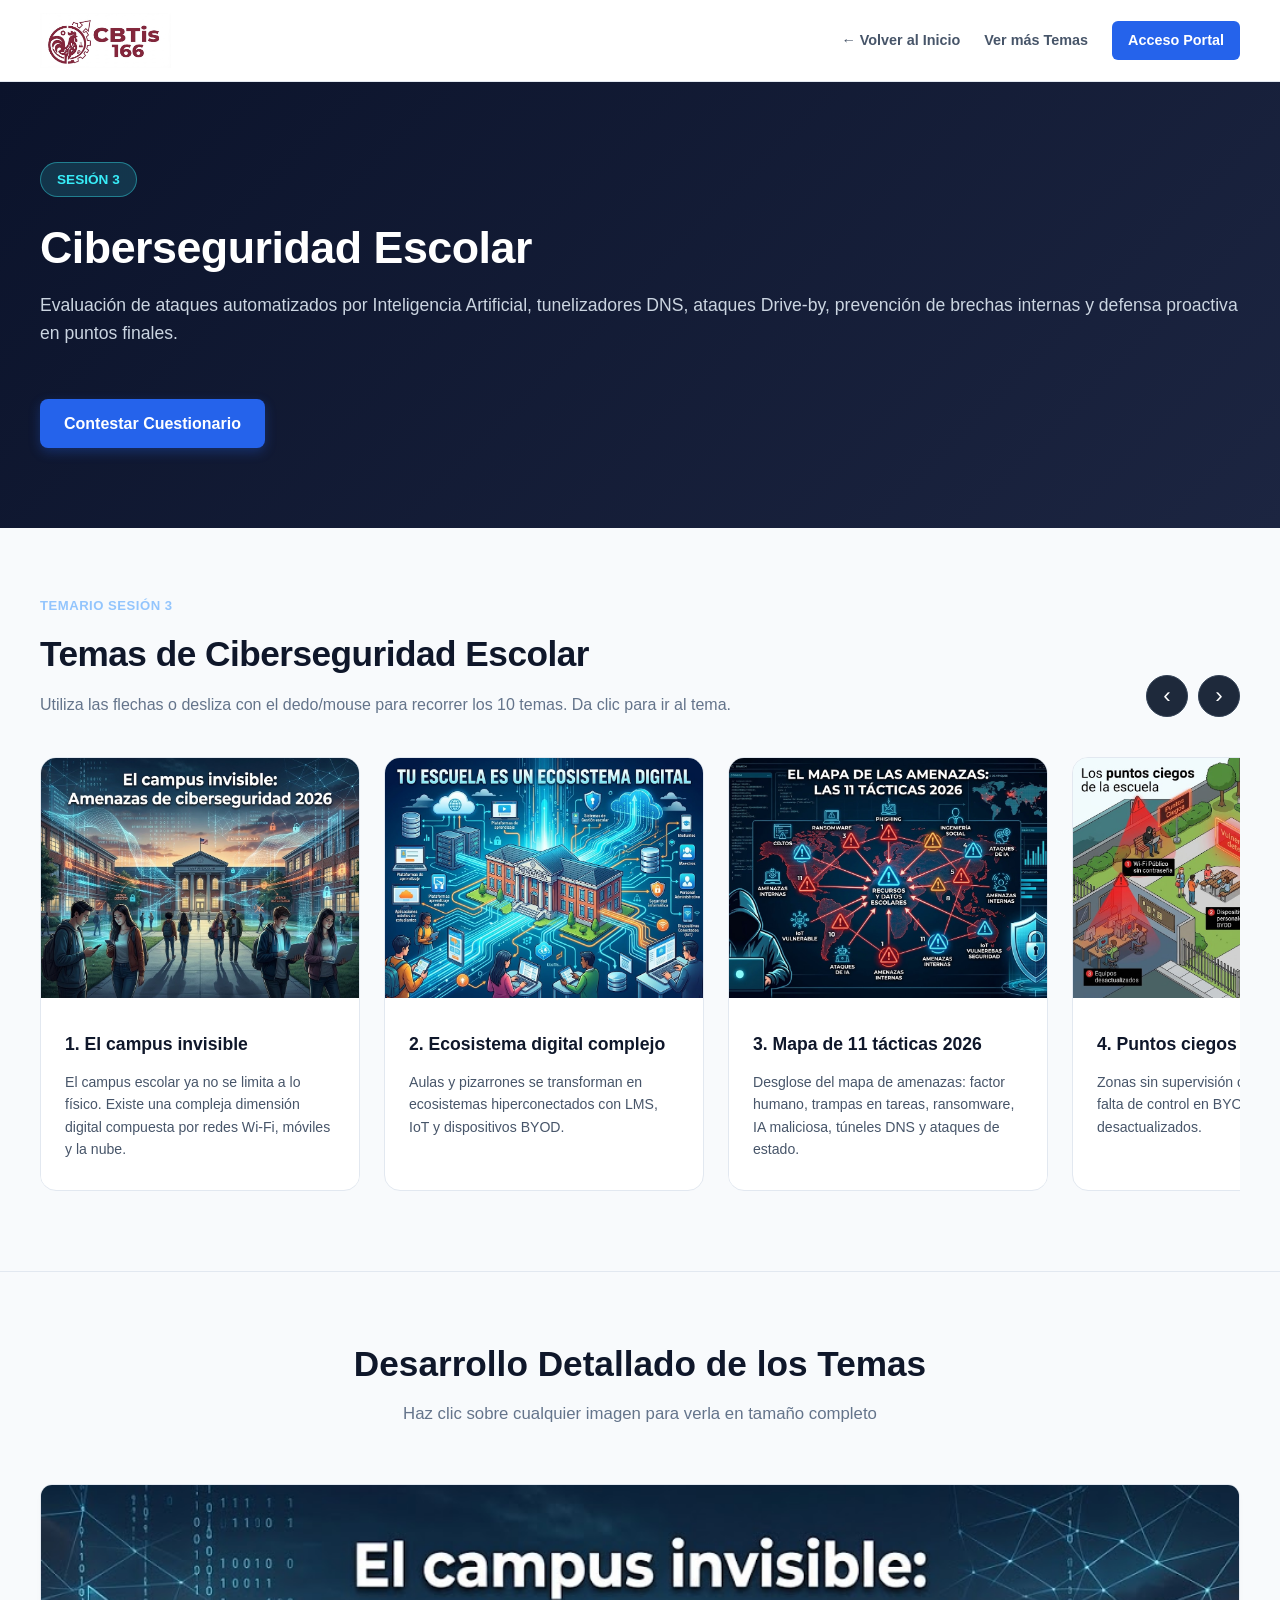
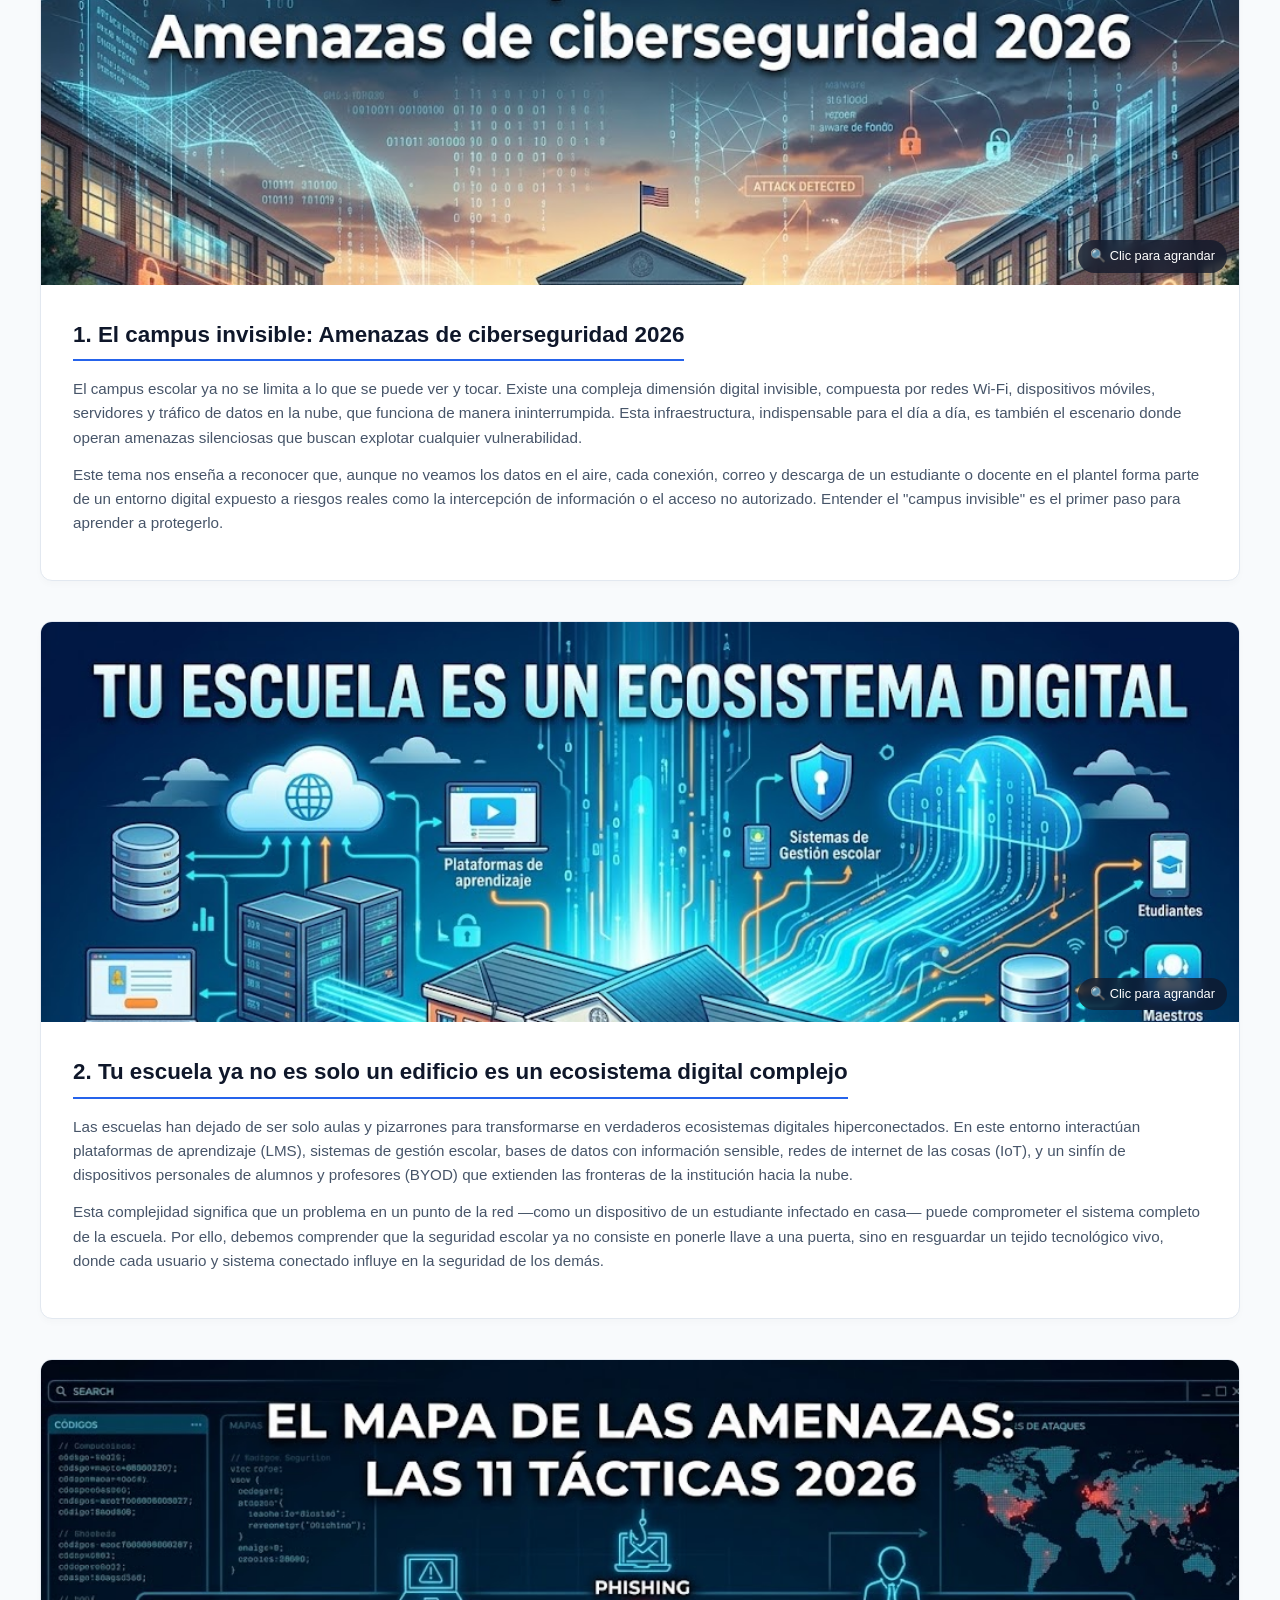
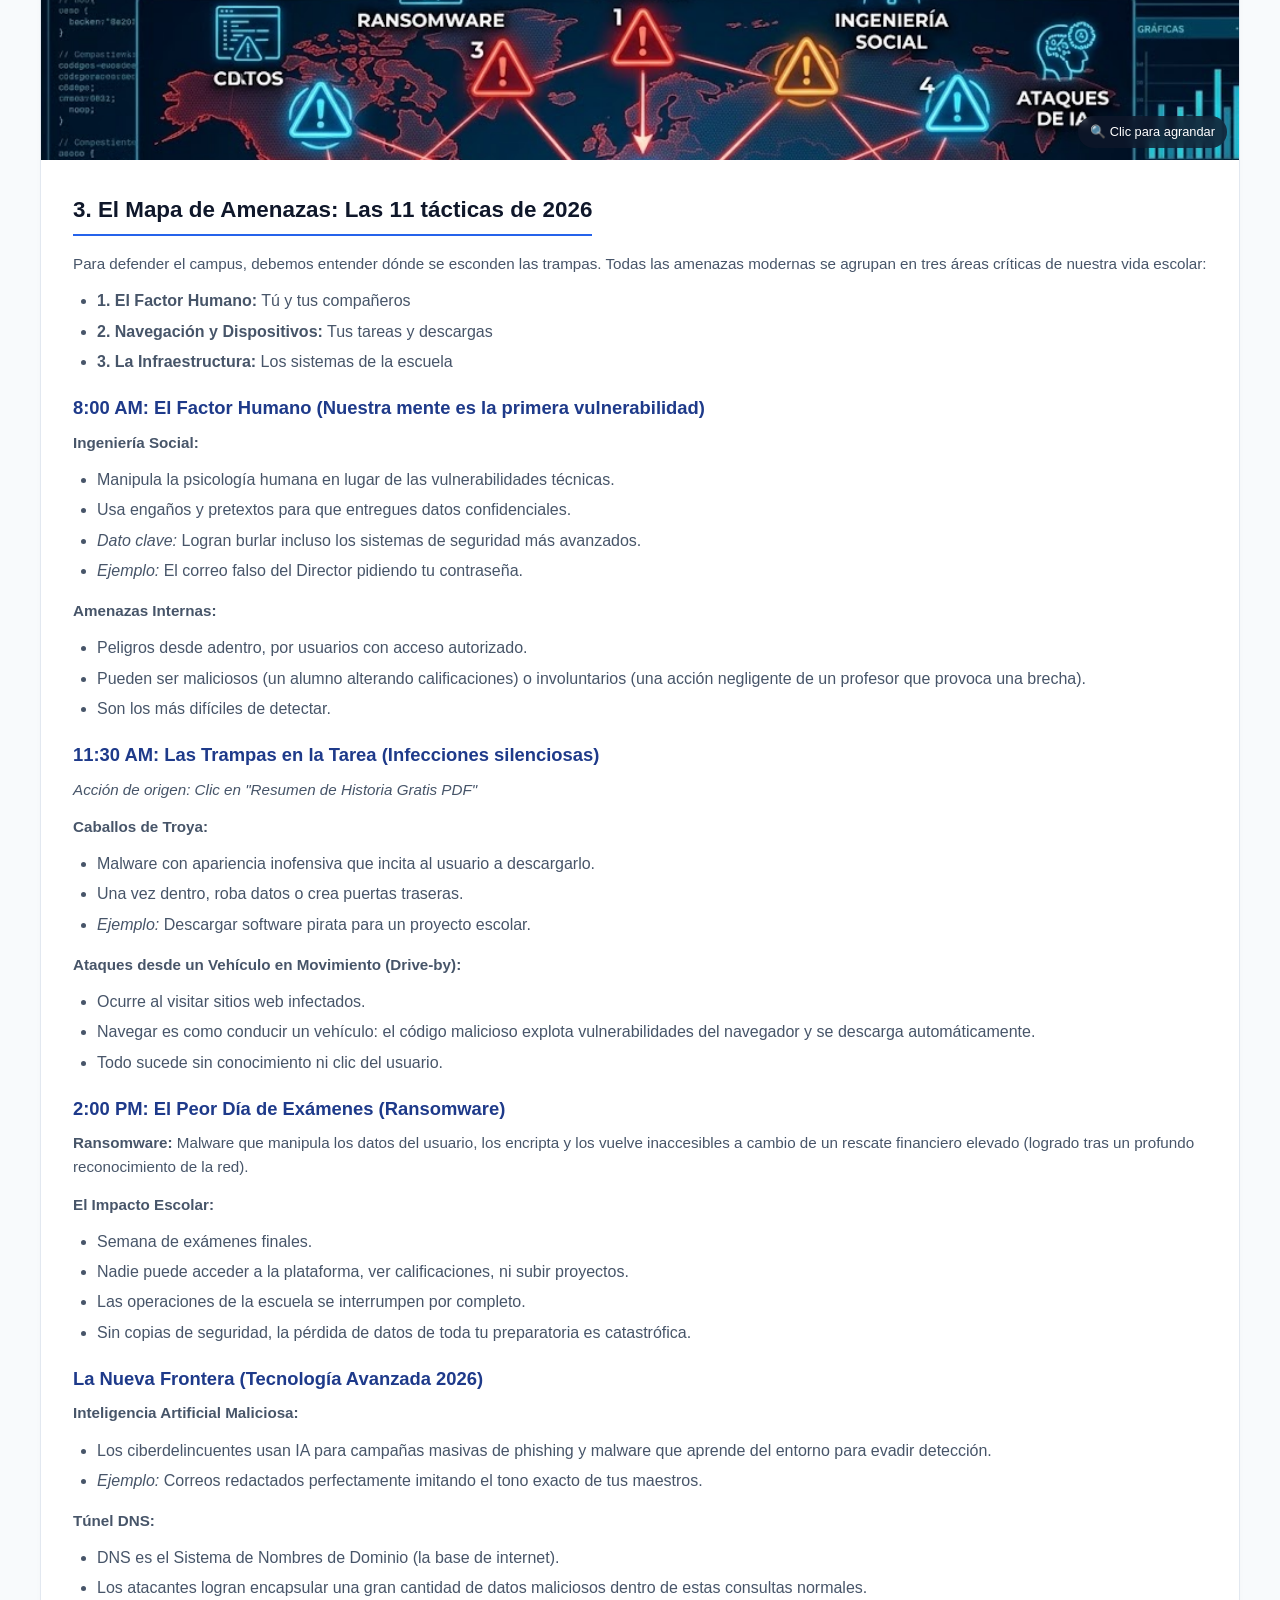
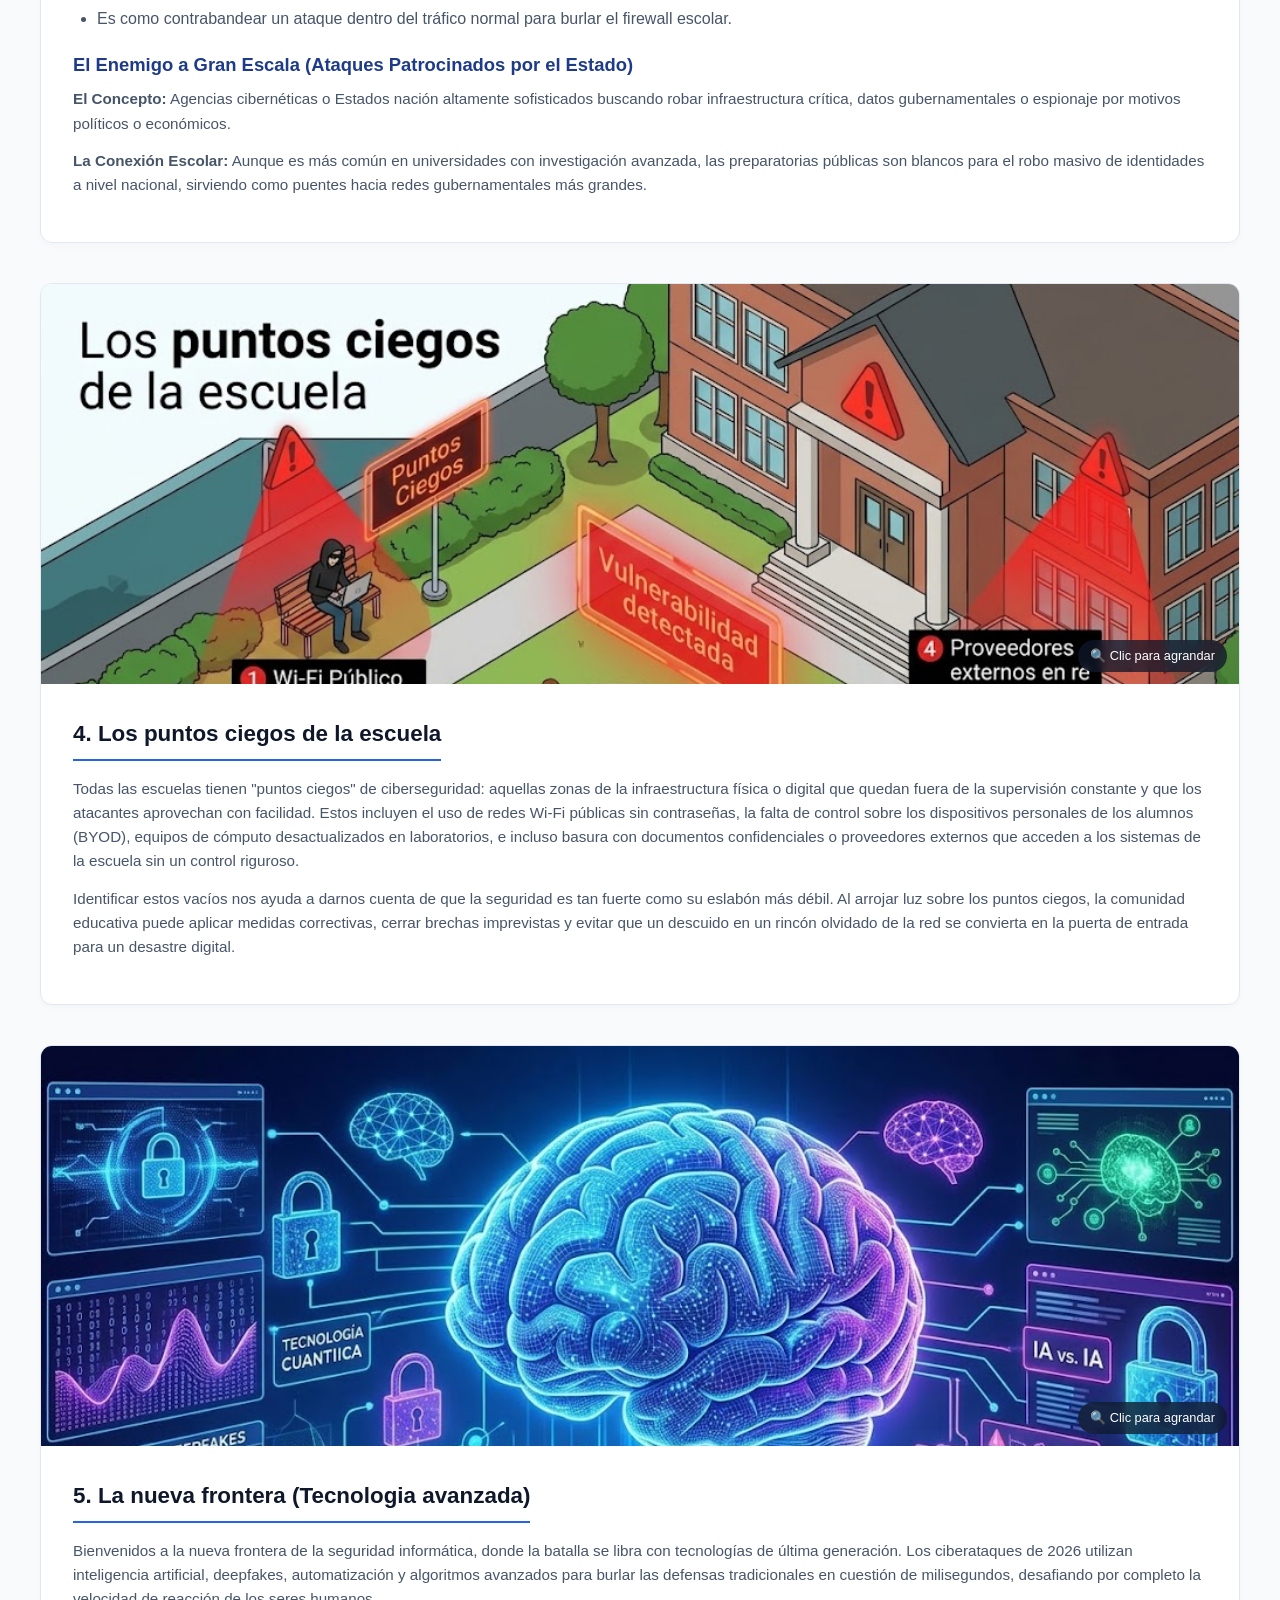
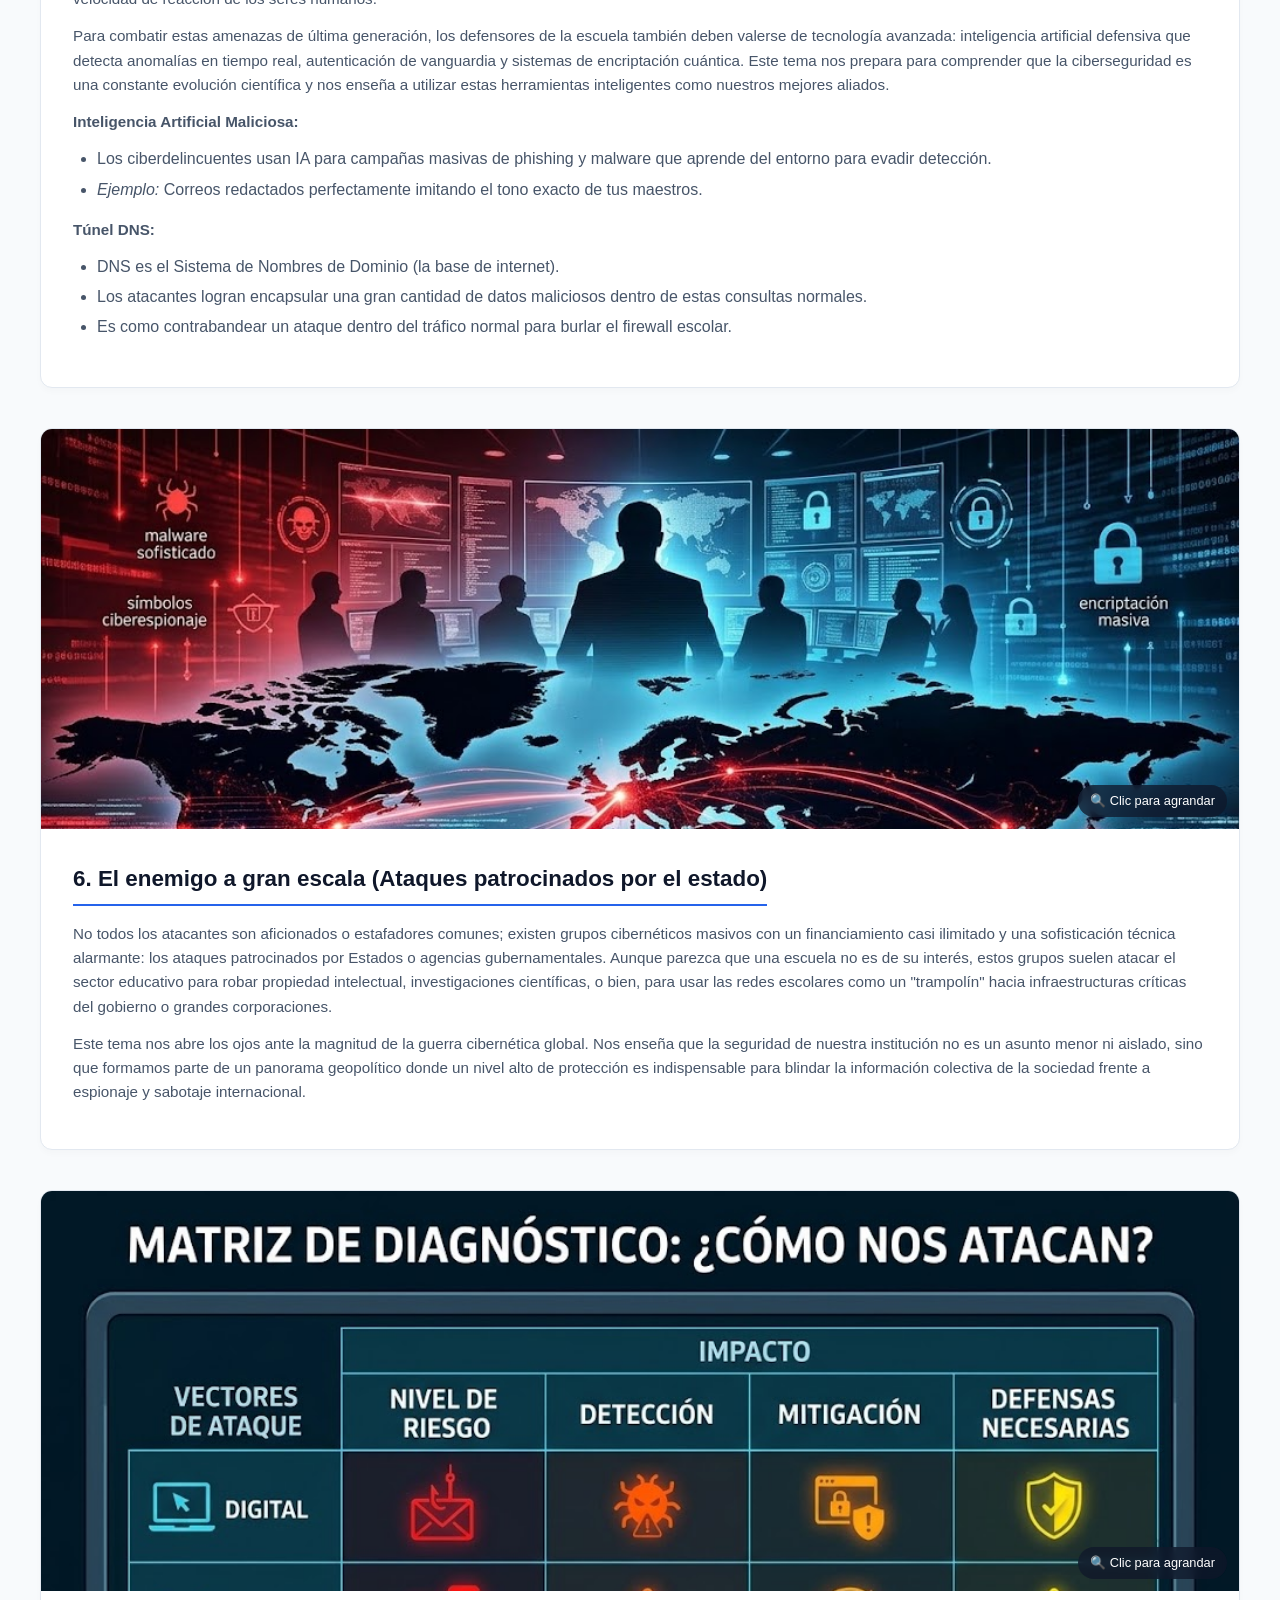
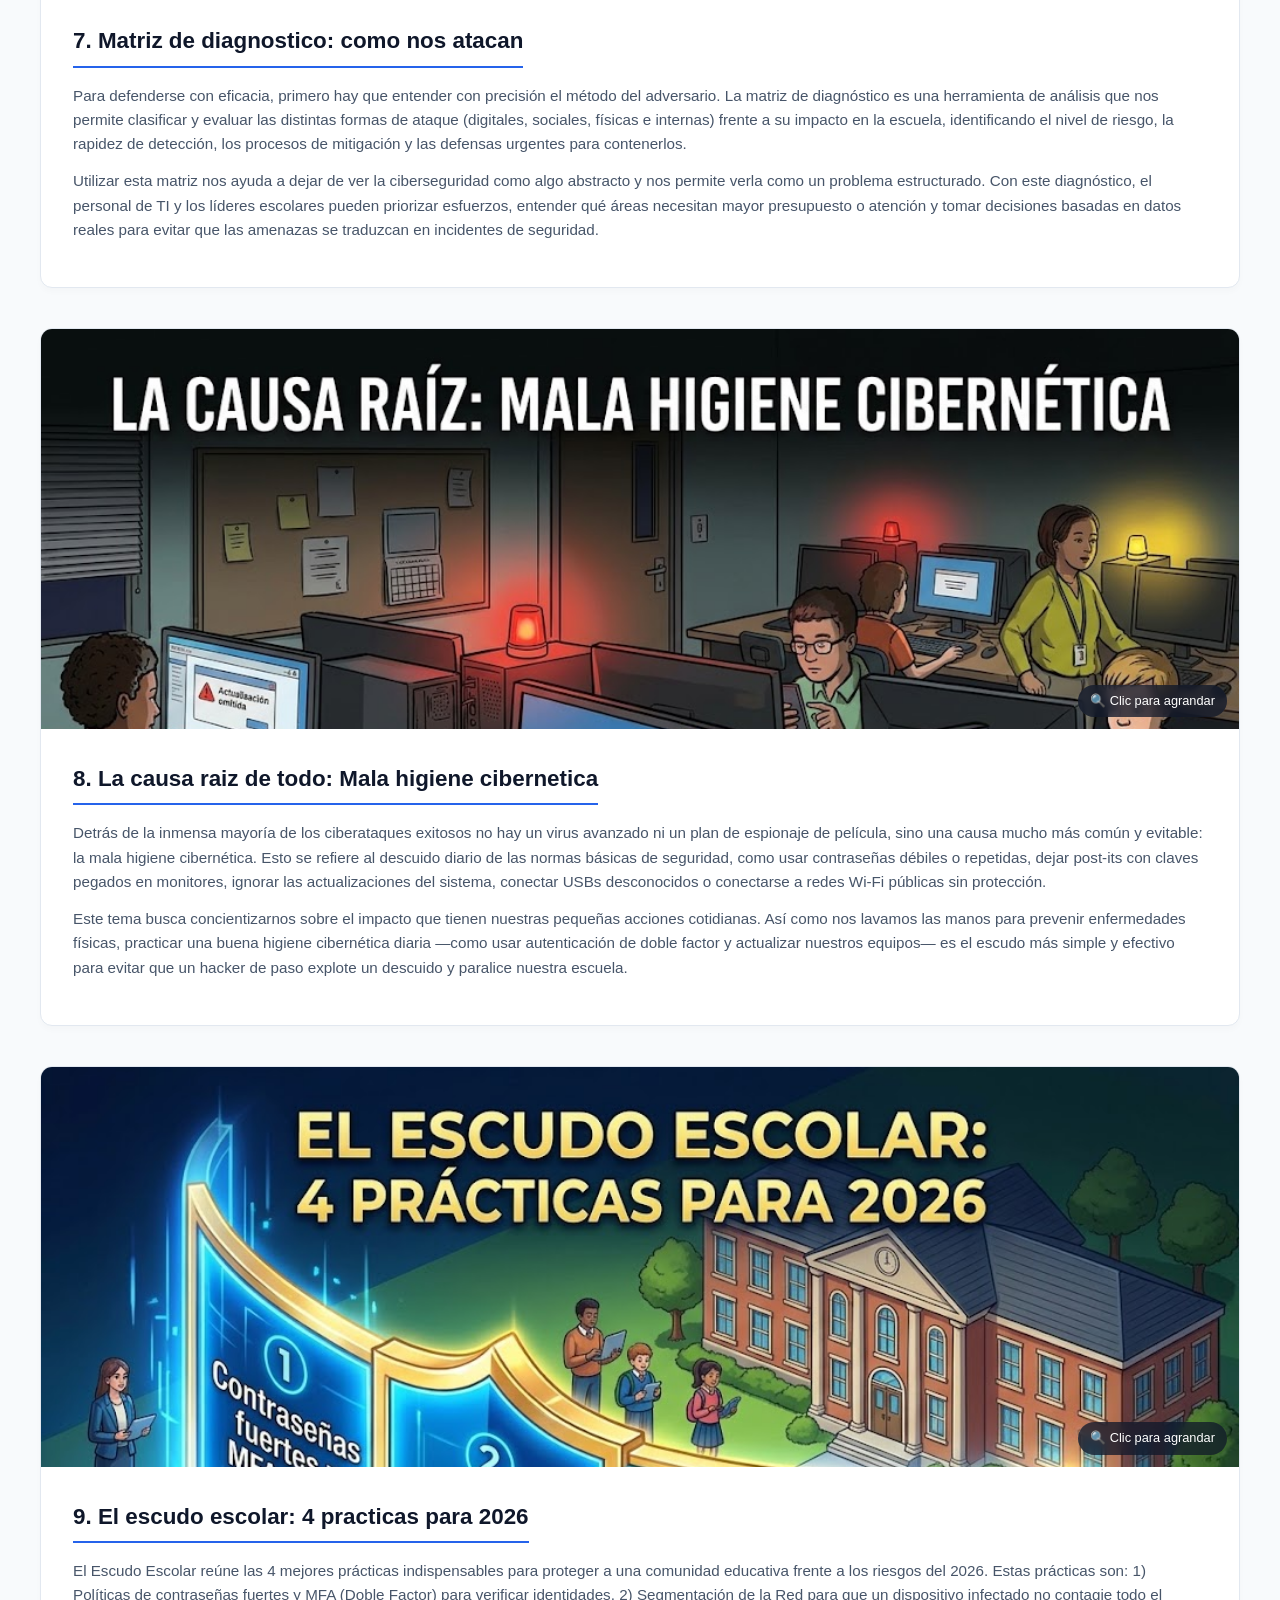
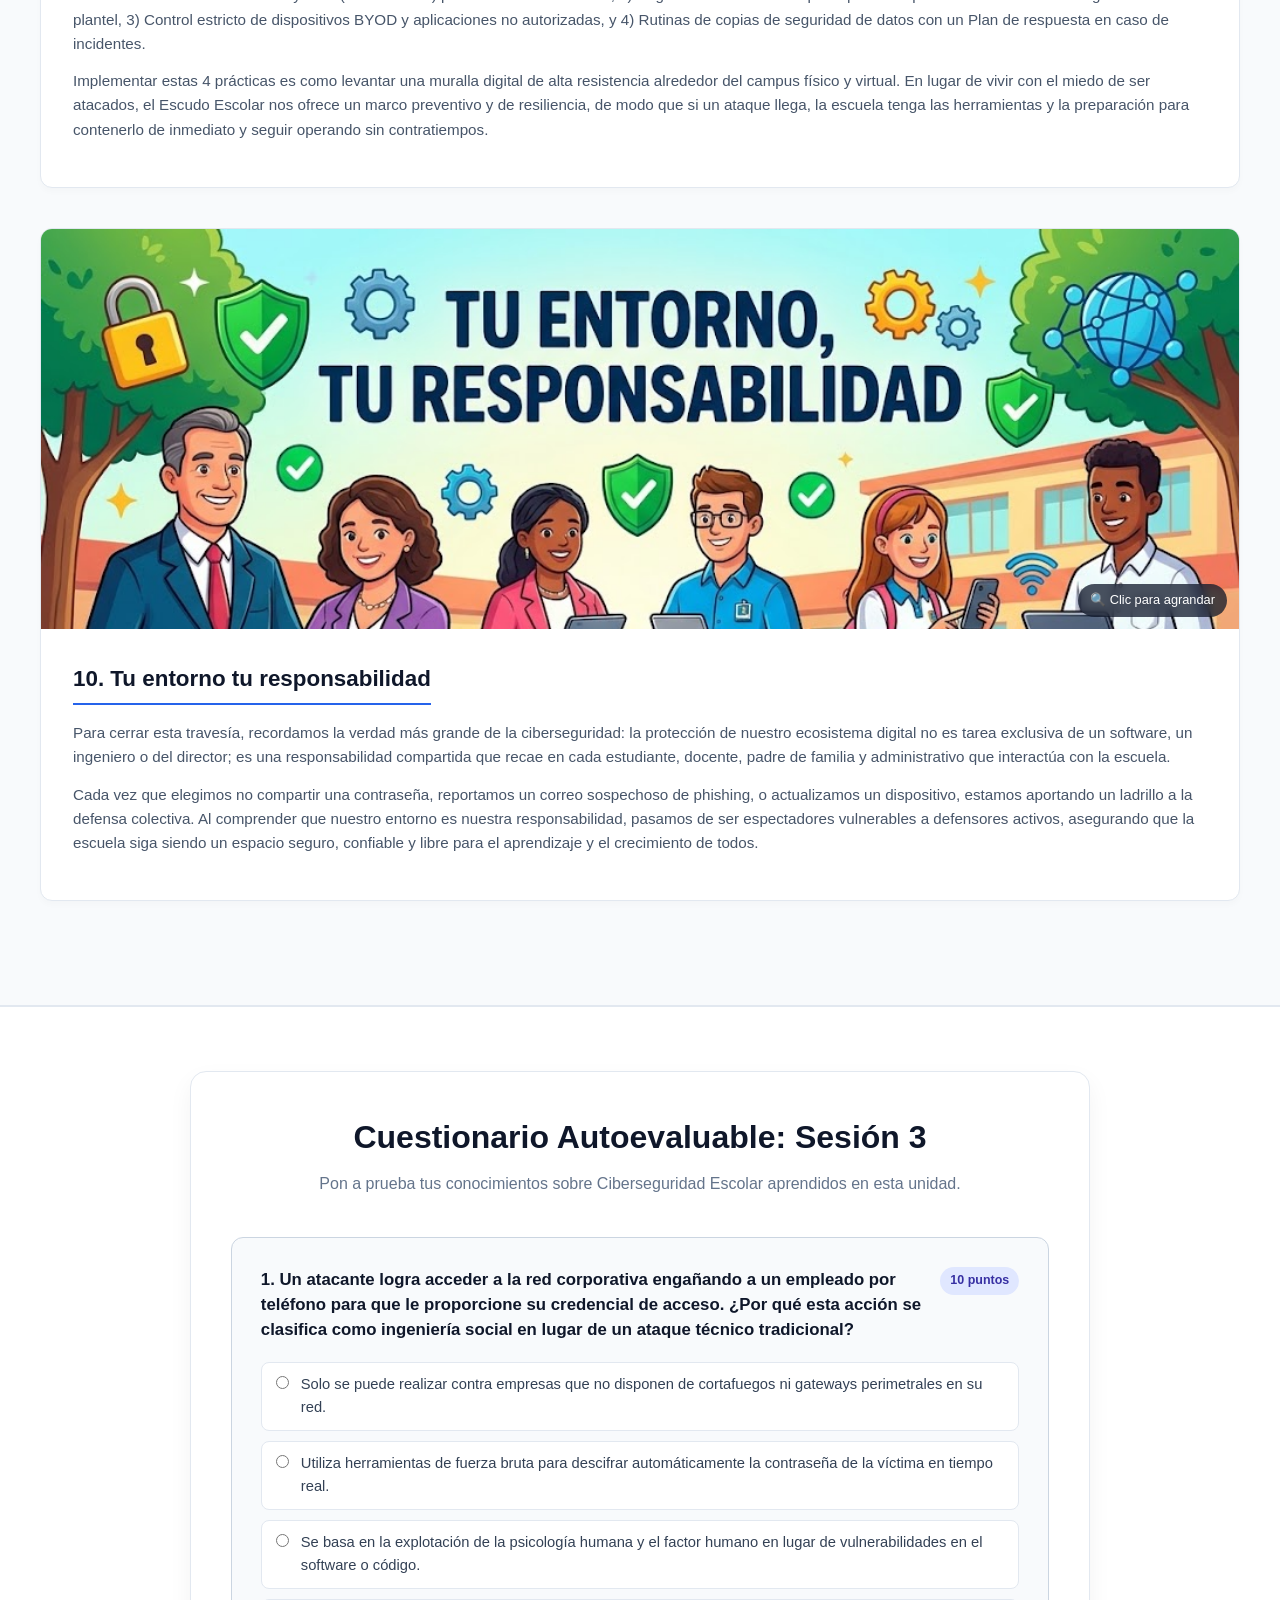
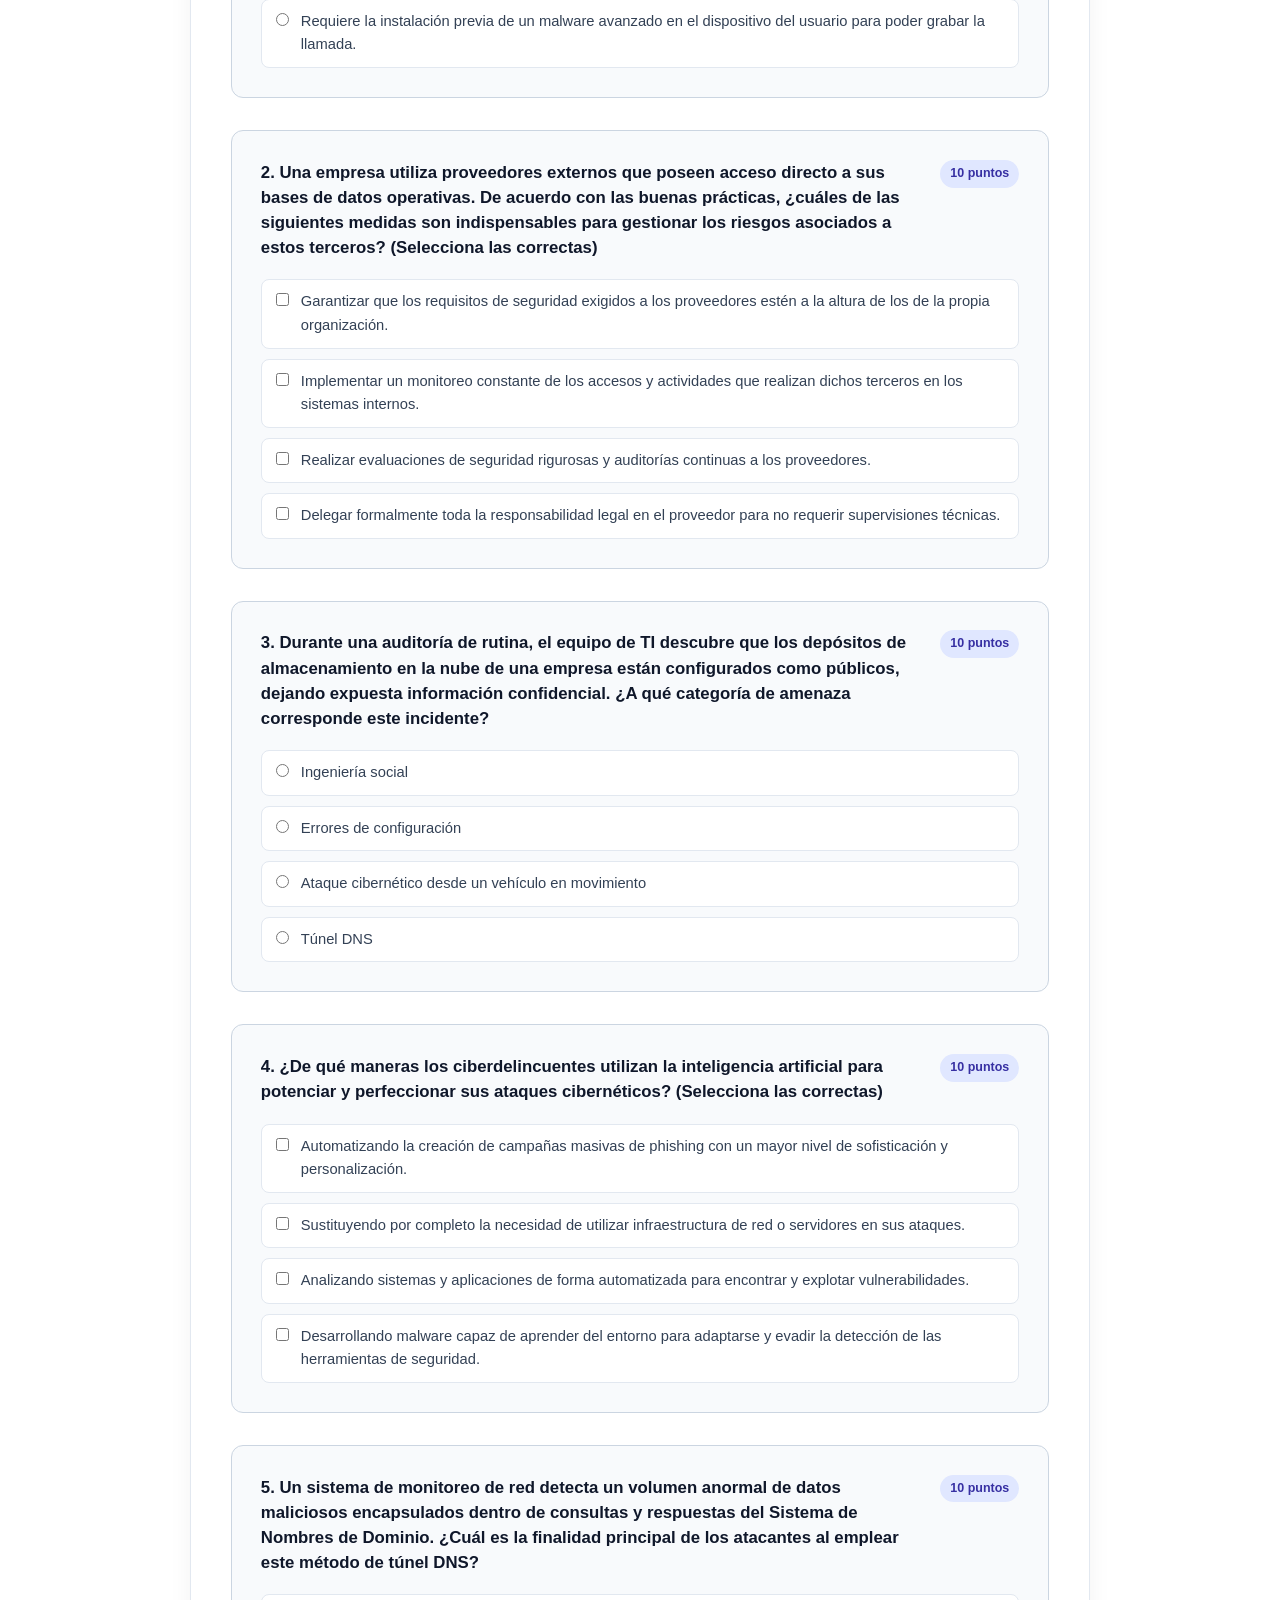
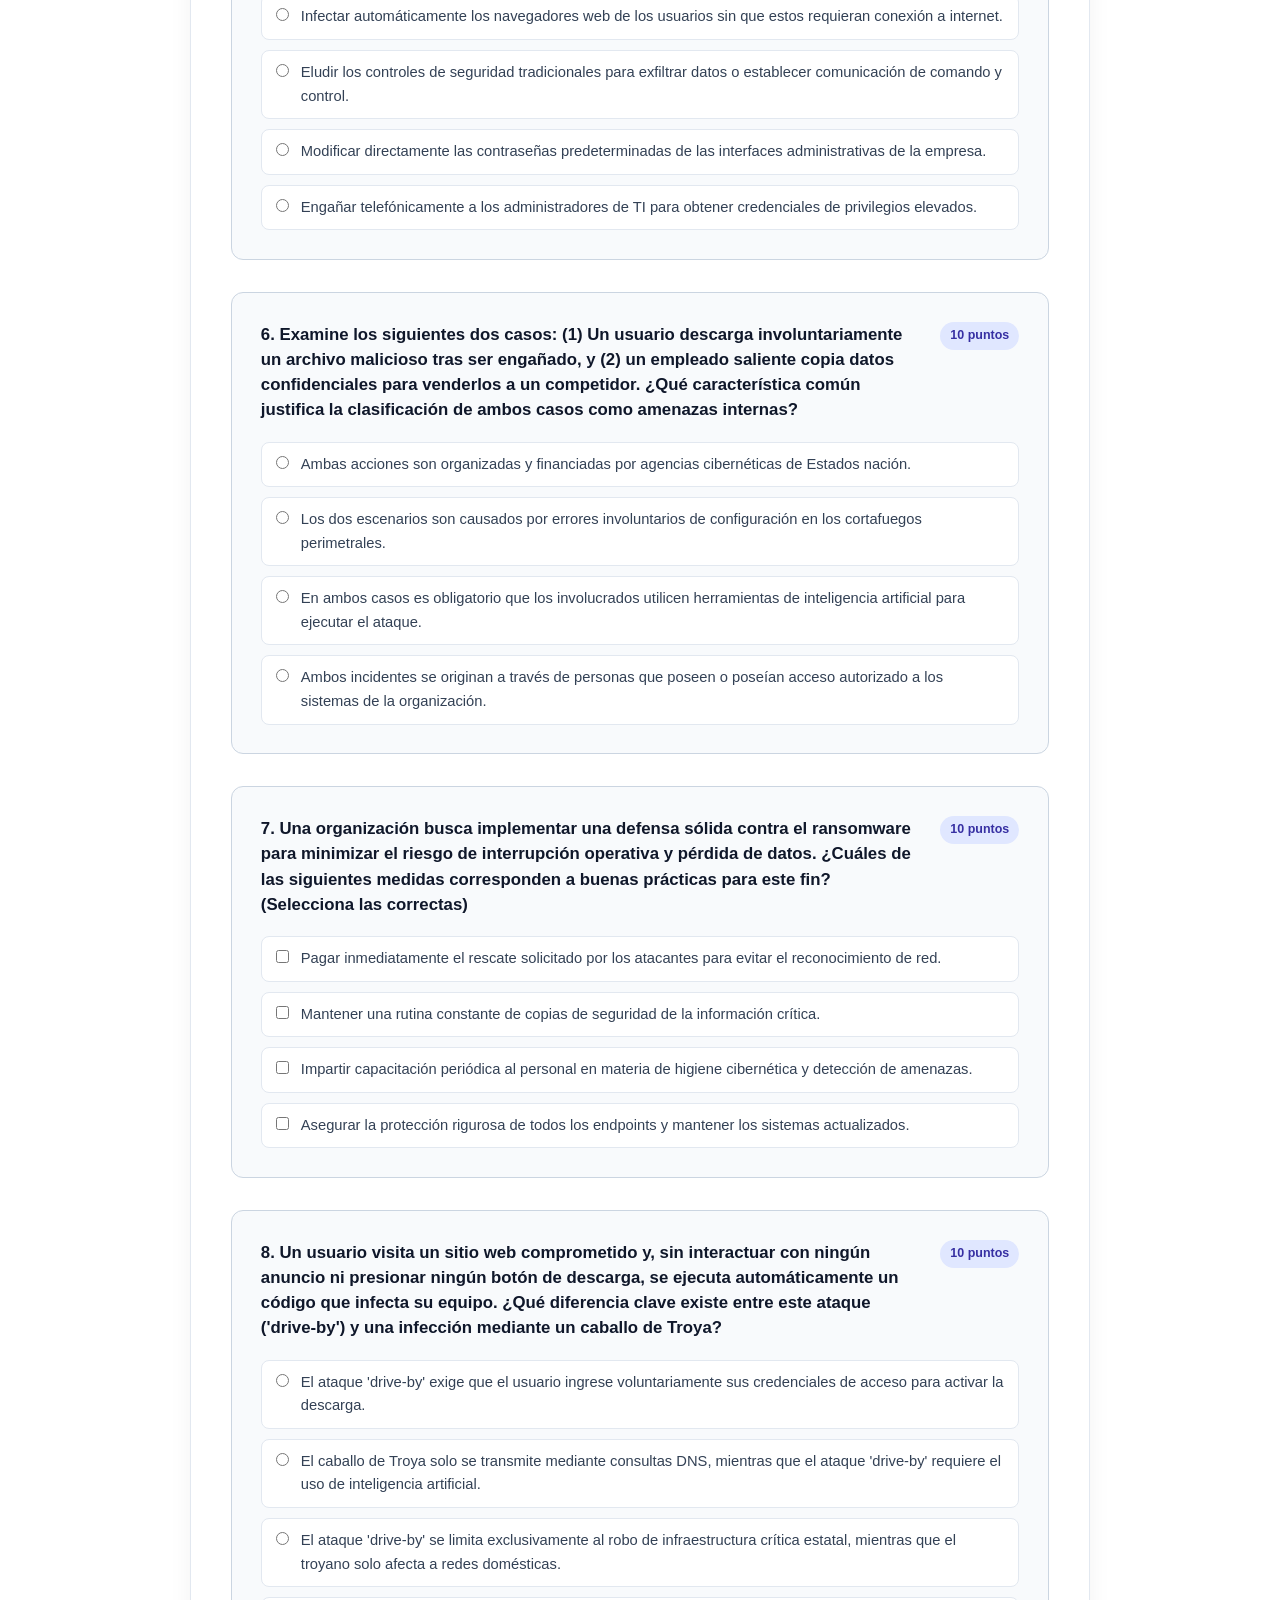
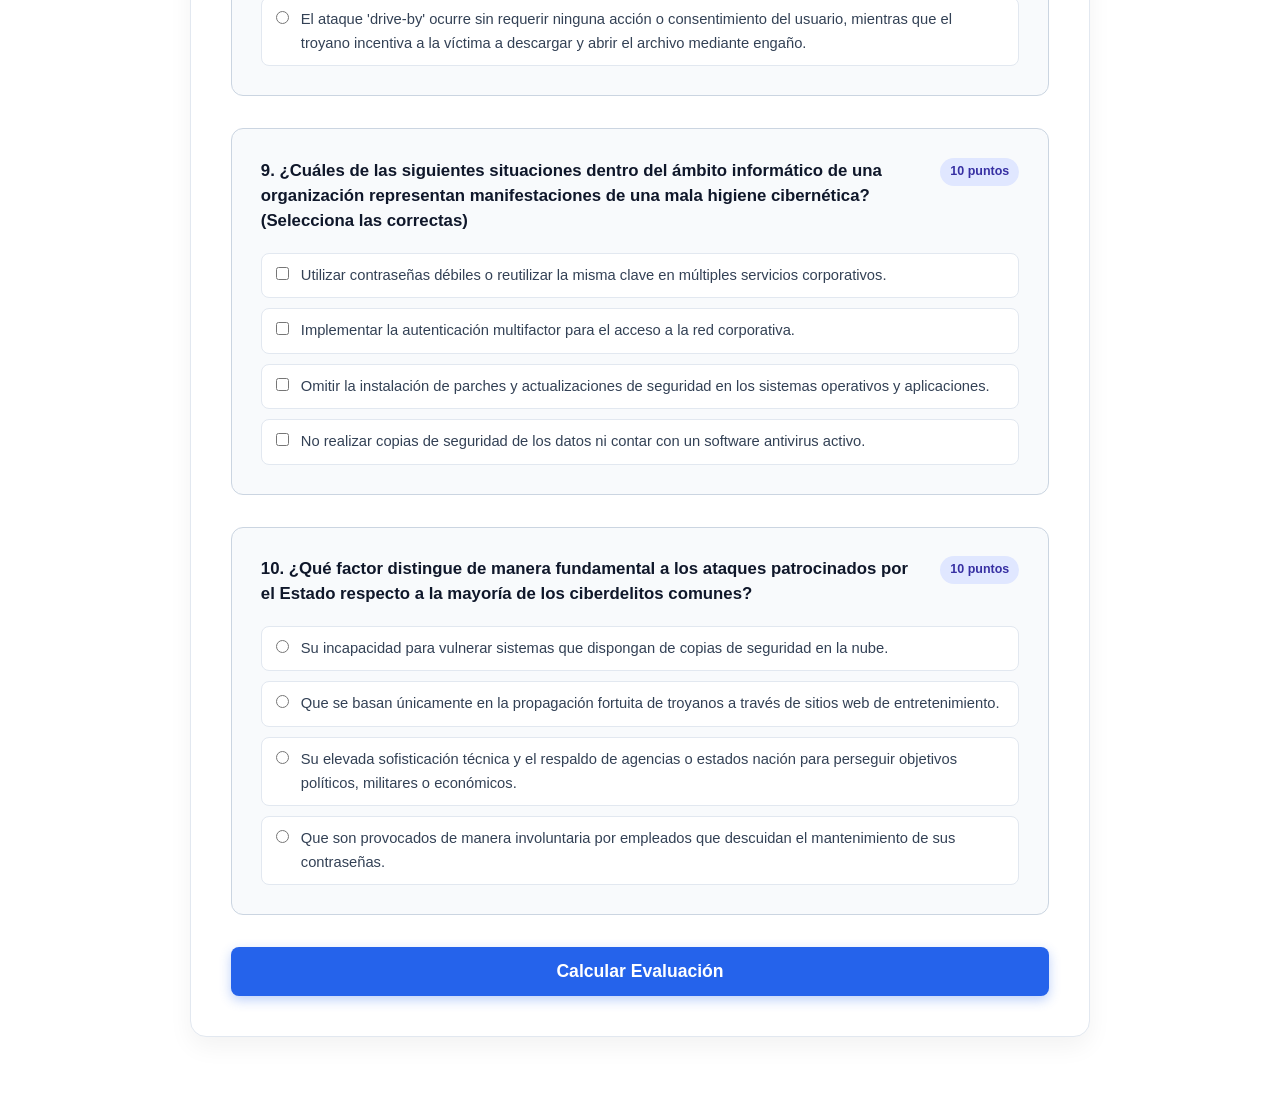
<file: sesiones/sesion3.html>
<!DOCTYPE html>
<html lang="es">
<head>
    <meta charset="UTF-8">
    <meta name="viewport" content="width=device-width, initial-scale=1.0">
    <title>Sesión 3: Ciberseguridad Escolar - CBTis 166</title>
    <link rel="stylesheet" href="../styles.css">
    <style>
       
    </style>
</head>
<body>
         <!-- BARRA DE NAVEGACIÓN - SESIONES -->
    <header class="navbar">
        <div class="nav-container">
            <div class="nav-brand">
                <a href="../index.html">
                    <img src="../img/logo.jpg" alt="CBTis 166" class="brand-logo-img">
                </a>
            </div>
            
            <!-- Botón de Hamburguesa para Sesiones -->
            <button class="hamburger-btn" id="hamburger-toggle" aria-label="Abrir menú">
                ☰
            </button>

            <nav class="nav-links" id="nav-links-menu">
                <a href="../index.html">← Volver al Inicio</a>
                <a href="../index.html#temario">Ver más Temas</a>
                <a href="../login.html" class="btn-nav-login">Acceso Portal</a>
            </nav>
        </div>
    </header>

    <section class="hero-section">
        <div class="hero-container" style="grid-template-columns: 1fr;">
            <div class="hero-text-side">
                <span class="hero-tag">SESIÓN 3</span>
                <h1>Ciberseguridad Escolar</h1>
                <p>Evaluación de ataques automatizados por Inteligencia Artificial, tunelizadores DNS, ataques Drive-by, prevención de brechas internas y defensa proactiva en puntos finales.</p>
                <a href="#cuestionario" class="btn-go-quiz">Contestar Cuestionario</a>
            </div>
        </div>
    </section>

    <!-- SECCIÓN CARRUSEL CON TARJETAS REDIRECCIONABLES -->
    <section class="teachers-section" style="background: transparent;">
        <div class="teachers-container">
            
            <div class="teachers-header">
                <div>
                    <span class="teachers-tag">TEMARIO SESIÓN 3</span>
                    <h2 style="color: #0f172a;">Temas de Ciberseguridad Escolar</h2>
                    <p style="color: #64748b;">Utiliza las flechas o desliza con el dedo/mouse para recorrer los 10 temas. Da clic para ir al tema.</p>
                </div>
                <!-- Botones de navegación del carrusel -->
                <div class="teachers-nav-buttons">
                    <button id="btn-prev-sesion3" class="nav-btn" style="background: #1e293b; border-color: #334155;">‹</button>
                    <button id="btn-next-sesion3" class="nav-btn" style="background: #1e293b; border-color: #334155;">›</button>
                </div>
            </div>

            <!-- Contenedor del Carrusel -->
            <div class="teachers-grid" id="sesion3-track">

                <!-- 1. El campus invisible -->
                <div class="teacher-card" onclick="scrollToDetail('tema1')" style="background: #ffffff; border: 1px solid #e2e8f0; min-width: 320px;">
                    <img src="imgsesiones/1.jpeg" alt="El campus invisible">
                    <div class="teacher-info" style="background: #ffffff; padding: 1.5rem;">
                        <h3 style="color: #0f172a; margin-bottom: 0.8rem;">1. El campus invisible</h3>
                        <p style="color: #475569; font-size: 0.88rem; line-height: 1.6;">El campus escolar ya no se limita a lo físico. Existe una compleja dimensión digital compuesta por redes Wi-Fi, móviles y la nube.</p>
                    </div>
                </div>

                <!-- 2. Tu escuela ya no es solo un edificio -->
                <div class="teacher-card" onclick="scrollToDetail('tema2')" style="background: #ffffff; border: 1px solid #e2e8f0; min-width: 320px;">
                    <img src="imgsesiones/2.jpeg" alt="Ecosistema digital complejo">
                    <div class="teacher-info" style="background: #ffffff; padding: 1.5rem;">
                        <h3 style="color: #0f172a; margin-bottom: 0.8rem;">2. Ecosistema digital complejo</h3>
                        <p style="color: #475569; font-size: 0.88rem; line-height: 1.6;">Aulas y pizarrones se transforman en ecosistemas hiperconectados con LMS, IoT y dispositivos BYOD.</p>
                    </div>
                </div>

                <!-- 3. EL Mapa de las amenazas -->
                <div class="teacher-card" onclick="scrollToDetail('tema3')" style="background: #ffffff; border: 1px solid #e2e8f0; min-width: 320px;">
                    <img src="imgsesiones/3.jpeg" alt="Mapa de amenazas">
                    <div class="teacher-info" style="background: #ffffff; padding: 1.5rem;">
                        <h3 style="color: #0f172a; margin-bottom: 0.8rem;">3. Mapa de 11 tácticas 2026</h3>
                        <p style="color: #475569; font-size: 0.88rem; line-height: 1.6;">Desglose del mapa de amenazas: factor humano, trampas en tareas, ransomware, IA maliciosa, túneles DNS y ataques de estado.</p>
                    </div>
                </div>

                <!-- 4. Los puntos ciegos de la escuela -->
                <div class="teacher-card" onclick="scrollToDetail('tema4')" style="background: #ffffff; border: 1px solid #e2e8f0; min-width: 320px;">
                    <img src="imgsesiones/4.jpeg" alt="Puntos ciegos">
                    <div class="teacher-info" style="background: #ffffff; padding: 1.5rem;">
                        <h3 style="color: #0f172a; margin-bottom: 0.8rem;">4. Puntos ciegos escolares</h3>
                        <p style="color: #475569; font-size: 0.88rem; line-height: 1.6;">Zonas sin supervisión como Wi-Fi abierto, falta de control en BYOD y laboratorios desactualizados.</p>
                    </div>
                </div>

                <!-- 5. La nueva frontera -->
                <div class="teacher-card" onclick="scrollToDetail('tema5')" style="background: #ffffff; border: 1px solid #e2e8f0; min-width: 320px;">
                    <img src="imgsesiones/5.jpeg" alt="Tecnología avanzada">
                    <div class="teacher-info" style="background: #ffffff; padding: 1.5rem;">
                        <h3 style="color: #0f172a; margin-bottom: 0.8rem;">5. La nueva frontera (IA)</h3>
                        <p style="color: #475569; font-size: 0.88rem; line-height: 1.6;">Tecnologías de última generación: inteligencia artificial, deepfakes y automatización de ataques.</p>
                    </div>
                </div>

                <!-- 6. El enemigo a gran escala -->
                <div class="teacher-card" onclick="scrollToDetail('tema6')" style="background: #ffffff; border: 1px solid #e2e8f0; min-width: 320px;">
                    <img src="imgsesiones/6.jpeg" alt="Ataques estatales">
                    <div class="teacher-info" style="background: #ffffff; padding: 1.5rem;">
                        <h3 style="color: #0f172a; margin-bottom: 0.8rem;">6. Ataques de estado</h3>
                        <p style="color: #475569; font-size: 0.88rem; line-height: 1.6;">Grupos cibernéticos avanzados con financiamiento masivo que buscan robo de información o acceso a redes.</p>
                    </div>
                </div>

                <!-- 7. Matriz de diagnostico -->
                <div class="teacher-card" onclick="scrollToDetail('tema7')" style="background: #ffffff; border: 1px solid #e2e8f0; min-width: 320px;">
                    <img src="imgsesiones/7.jpeg" alt="Matriz de diagnóstico">
                    <div class="teacher-info" style="background: #ffffff; padding: 1.5rem;">
                        <h3 style="color: #0f172a; margin-bottom: 0.8rem;">7. Matriz de diagnóstico</h3>
                        <p style="color: #475569; font-size: 0.88rem; line-height: 1.6;">Herramienta para clasificar y evaluar las distintas formas de ataque y su impacto en la escuela.</p>
                    </div>
                </div>

                <!-- 8. La causa raiz de todo -->
                <div class="teacher-card" onclick="scrollToDetail('tema8')" style="background: #ffffff; border: 1px solid #e2e8f0; min-width: 320px;">
                    <img src="imgsesiones/8.jpeg" alt="Mala higiene cibernética">
                    <div class="teacher-info" style="background: #ffffff; padding: 1.5rem;">
                        <h3 style="color: #0f172a; margin-bottom: 0.8rem;">8. Mala higiene cibernética</h3>
                        <p style="color: #475569; font-size: 0.88rem; line-height: 1.6;">Descuidos diarios como usar contraseñas débiles, no actualizar e ignorar protocolos básicos.</p>
                    </div>
                </div>

                <!-- 9. El escudo escolar -->
                <div class="teacher-card" onclick="scrollToDetail('tema9')" style="background: #ffffff; border: 1px solid #e2e8f0; min-width: 320px;">
                    <img src="imgsesiones/9.jpeg" alt="El escudo escolar">
                    <div class="teacher-info" style="background: #ffffff; padding: 1.5rem;">
                        <h3 style="color: #0f172a; margin-bottom: 0.8rem;">9. El escudo escolar</h3>
                        <p style="color: #475569; font-size: 0.88rem; line-height: 1.6;">Las 4 mejores prácticas indispensables para proteger el campus físico y virtual en 2026.</p>
                    </div>
                </div>

                <!-- 10. Tu entorno tu responsabilidad -->
                <div class="teacher-card" onclick="scrollToDetail('tema10')" style="background: #ffffff; border: 1px solid #e2e8f0; min-width: 320px;">
                    <img src="imgsesiones/10.jpeg" alt="Responsabilidad compartida">
                    <div class="teacher-info" style="background: #ffffff; padding: 1.5rem;">
                        <h3 style="color: #0f172a; margin-bottom: 0.8rem;">10. Tu entorno tu responsabilidad</h3>
                        <p style="color: #475569; font-size: 0.88rem; line-height: 1.6;">La protección del ecosistema digital es una responsabilidad compartida por toda la comunidad escolar.</p>
                    </div>
                </div>

            </div>

        </div>
    </section>

    <!-- SECCIÓN DE DESGLOSE COMPLETO CON ID PARA NAVEGACIÓN -->
    <section class="topics-detail-section">
        <div class="section-container">
            <div class="section-header">
                <h2>Desarrollo Detallado de los Temas</h2>
                <p>Haz clic sobre cualquier imagen para verla en tamaño completo</p>
            </div>

            <!-- Tema 1 -->
            <div class="detail-card" id="tema1">
                <div class="detail-img-container" onclick="openModal('imgsesiones/1.jpeg')">
                    <img src="imgsesiones/1.jpeg" alt="1. El campus invisible">
                    <span class="zoom-hint">🔍 Clic para agrandar</span>
                </div>
                <div class="detail-content">
                    <h2>1. El campus invisible: Amenazas de ciberseguridad 2026</h2>
                    <p>El campus escolar ya no se limita a lo que se puede ver y tocar. Existe una compleja dimensión digital invisible, compuesta por redes Wi-Fi, dispositivos móviles, servidores y tráfico de datos en la nube, que funciona de manera ininterrumpida. Esta infraestructura, indispensable para el día a día, es también el escenario donde operan amenazas silenciosas que buscan explotar cualquier vulnerabilidad.</p>
                    <p>Este tema nos enseña a reconocer que, aunque no veamos los datos en el aire, cada conexión, correo y descarga de un estudiante o docente en el plantel forma parte de un entorno digital expuesto a riesgos reales como la intercepción de información o el acceso no autorizado. Entender el "campus invisible" es el primer paso para aprender a protegerlo.</p>
                </div>
            </div>

            <!-- Tema 2 -->
            <div class="detail-card" id="tema2">
                <div class="detail-img-container" onclick="openModal('imgsesiones/2.jpeg')">
                    <img src="imgsesiones/2.jpeg" alt="2. Tu escuela ya no es solo un edificio">
                    <span class="zoom-hint">🔍 Clic para agrandar</span>
                </div>
                <div class="detail-content">
                    <h2>2. Tu escuela ya no es solo un edificio es un ecosistema digital complejo</h2>
                    <p>Las escuelas han dejado de ser solo aulas y pizarrones para transformarse en verdaderos ecosistemas digitales hiperconectados. En este entorno interactúan plataformas de aprendizaje (LMS), sistemas de gestión escolar, bases de datos con información sensible, redes de internet de las cosas (IoT), y un sinfín de dispositivos personales de alumnos y profesores (BYOD) que extienden las fronteras de la institución hacia la nube.</p>
                    <p>Esta complejidad significa que un problema en un punto de la red —como un dispositivo de un estudiante infectado en casa— puede comprometer el sistema completo de la escuela. Por ello, debemos comprender que la seguridad escolar ya no consiste en ponerle llave a una puerta, sino en resguardar un tejido tecnológico vivo, donde cada usuario y sistema conectado influye en la seguridad de los demás.</p>
                </div>
            </div>

            <!-- Tema 3 -->
            <div class="detail-card" id="tema3">
                <div class="detail-img-container" onclick="openModal('imgsesiones/3.jpeg')">
                    <img src="imgsesiones/3.jpeg" alt="3. El Mapa de Amenazas: Las 11 tácticas de 2026">
                    <span class="zoom-hint">🔍 Clic para agrandar</span>
                </div>
                <div class="detail-content">
                    <h2>3. El Mapa de Amenazas: Las 11 tácticas de 2026</h2>
                    <p>Para defender el campus, debemos entender dónde se esconden las trampas. Todas las amenazas modernas se agrupan en tres áreas críticas de nuestra vida escolar:</p>
                    <ul>
                        <li><strong>1. El Factor Humano:</strong> Tú y tus compañeros</li>
                        <li><strong>2. Navegación y Dispositivos:</strong> Tus tareas y descargas</li>
                        <li><strong>3. La Infraestructura:</strong> Los sistemas de la escuela</li>
                    </ul>

                    <h3>8:00 AM: El Factor Humano (Nuestra mente es la primera vulnerabilidad)</h3>
                    <p><strong>Ingeniería Social:</strong></p>
                    <ul>
                        <li>Manipula la psicología humana en lugar de las vulnerabilidades técnicas.</li>
                        <li>Usa engaños y pretextos para que entregues datos confidenciales.</li>
                        <li><em>Dato clave:</em> Logran burlar incluso los sistemas de seguridad más avanzados.</li>
                        <li><em>Ejemplo:</em> El correo falso del Director pidiendo tu contraseña.</li>
                    </ul>
                    <p><strong>Amenazas Internas:</strong></p>
                    <ul>
                        <li>Peligros desde adentro, por usuarios con acceso autorizado.</li>
                        <li>Pueden ser maliciosos (un alumno alterando calificaciones) o involuntarios (una acción negligente de un profesor que provoca una brecha).</li>
                        <li>Son los más difíciles de detectar.</li>
                    </ul>

                    <h3>11:30 AM: Las Trampas en la Tarea (Infecciones silenciosas)</h3>
                    <p><em>Acción de origen: Clic en "Resumen de Historia Gratis PDF"</em></p>
                    <p><strong>Caballos de Troya:</strong></p>
                    <ul>
                        <li>Malware con apariencia inofensiva que incita al usuario a descargarlo.</li>
                        <li>Una vez dentro, roba datos o crea puertas traseras.</li>
                        <li><em>Ejemplo:</em> Descargar software pirata para un proyecto escolar.</li>
                    </ul>
                    <p><strong>Ataques desde un Vehículo en Movimiento (Drive-by):</strong></p>
                    <ul>
                        <li>Ocurre al visitar sitios web infectados.</li>
                        <li>Navegar es como conducir un vehículo: el código malicioso explota vulnerabilidades del navegador y se descarga automáticamente.</li>
                        <li>Todo sucede sin conocimiento ni clic del usuario.</li>
                    </ul>

                    <h3>2:00 PM: El Peor Día de Exámenes (Ransomware)</h3>
                    <p><strong>Ransomware:</strong> Malware que manipula los datos del usuario, los encripta y los vuelve inaccesibles a cambio de un rescate financiero elevado (logrado tras un profundo reconocimiento de la red).</p>
                    <p><strong>El Impacto Escolar:</strong></p>
                    <ul>
                        <li>Semana de exámenes finales.</li>
                        <li>Nadie puede acceder a la plataforma, ver calificaciones, ni subir proyectos.</li>
                        <li>Las operaciones de la escuela se interrumpen por completo.</li>
                        <li>Sin copias de seguridad, la pérdida de datos de toda tu preparatoria es catastrófica.</li>
                    </ul>

                    <h3>La Nueva Frontera (Tecnología Avanzada 2026)</h3>
                    <p><strong>Inteligencia Artificial Maliciosa:</strong></p>
                    <ul>
                        <li>Los ciberdelincuentes usan IA para campañas masivas de phishing y malware que aprende del entorno para evadir detección.</li>
                        <li><em>Ejemplo:</em> Correos redactados perfectamente imitando el tono exacto de tus maestros.</li>
                    </ul>
                    <p><strong>Túnel DNS:</strong></p>
                    <ul>
                        <li>DNS es el Sistema de Nombres de Dominio (la base de internet).</li>
                        <li>Los atacantes logran encapsular una gran cantidad de datos maliciosos dentro de estas consultas normales.</li>
                        <li>Es como contrabandear un ataque dentro del tráfico normal para burlar el firewall escolar.</li>
                    </ul>

                    <h3>El Enemigo a Gran Escala (Ataques Patrocinados por el Estado)</h3>
                    <p><strong>El Concepto:</strong> Agencias cibernéticas o Estados nación altamente sofisticados buscando robar infraestructura crítica, datos gubernamentales o espionaje por motivos políticos o económicos.</p>
                    <p><strong>La Conexión Escolar:</strong> Aunque es más común en universidades con investigación avanzada, las preparatorias públicas son blancos para el robo masivo de identidades a nivel nacional, sirviendo como puentes hacia redes gubernamentales más grandes.</p>
                </div>
            </div>

            <!-- Tema 4 -->
            <div class="detail-card" id="tema4">
                <div class="detail-img-container" onclick="openModal('imgsesiones/4.jpeg')">
                    <img src="imgsesiones/4.jpeg" alt="4. Los puntos ciegos de la escuela">
                    <span class="zoom-hint">🔍 Clic para agrandar</span>
                </div>
                <div class="detail-content">
                    <h2>4. Los puntos ciegos de la escuela</h2>
                    <p>Todas las escuelas tienen "puntos ciegos" de ciberseguridad: aquellas zonas de la infraestructura física o digital que quedan fuera de la supervisión constante y que los atacantes aprovechan con facilidad. Estos incluyen el uso de redes Wi-Fi públicas sin contraseñas, la falta de control sobre los dispositivos personales de los alumnos (BYOD), equipos de cómputo desactualizados en laboratorios, e incluso basura con documentos confidenciales o proveedores externos que acceden a los sistemas de la escuela sin un control riguroso.</p>
                    <p>Identificar estos vacíos nos ayuda a darnos cuenta de que la seguridad es tan fuerte como su eslabón más débil. Al arrojar luz sobre los puntos ciegos, la comunidad educativa puede aplicar medidas correctivas, cerrar brechas imprevistas y evitar que un descuido en un rincón olvidado de la red se convierta en la puerta de entrada para un desastre digital.</p>
                </div>
            </div>

            <!-- Tema 5 -->
            <div class="detail-card" id="tema5">
                <div class="detail-img-container" onclick="openModal('imgsesiones/5.jpeg')">
                    <img src="imgsesiones/5.jpeg" alt="5. La nueva frontera">
                    <span class="zoom-hint">🔍 Clic para agrandar</span>
                </div>
                <div class="detail-content">
                    <h2>5. La nueva frontera (Tecnologia avanzada)</h2>
                    <p>Bienvenidos a la nueva frontera de la seguridad informática, donde la batalla se libra con tecnologías de última generación. Los ciberataques de 2026 utilizan inteligencia artificial, deepfakes, automatización y algoritmos avanzados para burlar las defensas tradicionales en cuestión de milisegundos, desafiando por completo la velocidad de reacción de los seres humanos.</p>
                    <p>Para combatir estas amenazas de última generación, los defensores de la escuela también deben valerse de tecnología avanzada: inteligencia artificial defensiva que detecta anomalías en tiempo real, autenticación de vanguardia y sistemas de encriptación cuántica. Este tema nos prepara para comprender que la ciberseguridad es una constante evolución científica y nos enseña a utilizar estas herramientas inteligentes como nuestros mejores aliados.</p>
                    <p><strong>Inteligencia Artificial Maliciosa:</strong></p>
                    <ul>
                        <li>Los ciberdelincuentes usan IA para campañas masivas de phishing y malware que aprende del entorno para evadir detección.</li>
                        <li><em>Ejemplo:</em> Correos redactados perfectamente imitando el tono exacto de tus maestros.</li>
                    </ul>
                    <p><strong>Túnel DNS:</strong></p>
                    <ul>
                        <li>DNS es el Sistema de Nombres de Dominio (la base de internet).</li>
                        <li>Los atacantes logran encapsular una gran cantidad de datos maliciosos dentro de estas consultas normales.</li>
                        <li>Es como contrabandear un ataque dentro del tráfico normal para burlar el firewall escolar.</li>
                    </ul>
                </div>
            </div>

            <!-- Tema 6 -->
            <div class="detail-card" id="tema6">
                <div class="detail-img-container" onclick="openModal('imgsesiones/6.jpeg')">
                    <img src="imgsesiones/6.jpeg" alt="6. El enemigo a gran escala">
                    <span class="zoom-hint">🔍 Clic para agrandar</span>
                </div>
                <div class="detail-content">
                    <h2>6. El enemigo a gran escala (Ataques patrocinados por el estado)</h2>
                    <p>No todos los atacantes son aficionados o estafadores comunes; existen grupos cibernéticos masivos con un financiamiento casi ilimitado y una sofisticación técnica alarmante: los ataques patrocinados por Estados o agencias gubernamentales. Aunque parezca que una escuela no es de su interés, estos grupos suelen atacar el sector educativo para robar propiedad intelectual, investigaciones científicas, o bien, para usar las redes escolares como un "trampolín" hacia infraestructuras críticas del gobierno o grandes corporaciones.</p>
                    <p>Este tema nos abre los ojos ante la magnitud de la guerra cibernética global. Nos enseña que la seguridad de nuestra institución no es un asunto menor ni aislado, sino que formamos parte de un panorama geopolítico donde un nivel alto de protección es indispensable para blindar la información colectiva de la sociedad frente a espionaje y sabotaje internacional.</p>
                </div>
            </div>

            <!-- Tema 7 -->
            <div class="detail-card" id="tema7">
                <div class="detail-img-container" onclick="openModal('imgsesiones/7.jpeg')">
                    <img src="imgsesiones/7.jpeg" alt="7. Matriz de diagnostico">
                    <span class="zoom-hint">🔍 Clic para agrandar</span>
                </div>
                <div class="detail-content">
                    <h2>7. Matriz de diagnostico: como nos atacan</h2>
                    <p>Para defenderse con eficacia, primero hay que entender con precisión el método del adversario. La matriz de diagnóstico es una herramienta de análisis que nos permite clasificar y evaluar las distintas formas de ataque (digitales, sociales, físicas e internas) frente a su impacto en la escuela, identificando el nivel de riesgo, la rapidez de detección, los procesos de mitigación y las defensas urgentes para contenerlos.</p>
                    <p>Utilizar esta matriz nos ayuda a dejar de ver la ciberseguridad como algo abstracto y nos permite verla como un problema estructurado. Con este diagnóstico, el personal de TI y los líderes escolares pueden priorizar esfuerzos, entender qué áreas necesitan mayor presupuesto o atención y tomar decisiones basadas en datos reales para evitar que las amenazas se traduzcan en incidentes de seguridad.</p>
                </div>
            </div>

            <!-- Tema 8 -->
            <div class="detail-card" id="tema8">
                <div class="detail-img-container" onclick="openModal('imgsesiones/8.jpeg')">
                    <img src="imgsesiones/8.jpeg" alt="8. La causa raiz de todo">
                    <span class="zoom-hint">🔍 Clic para agrandar</span>
                </div>
                <div class="detail-content">
                    <h2>8. La causa raiz de todo: Mala higiene cibernetica</h2>
                    <p>Detrás de la inmensa mayoría de los ciberataques exitosos no hay un virus avanzado ni un plan de espionaje de película, sino una causa mucho más común y evitable: la mala higiene cibernética. Esto se refiere al descuido diario de las normas básicas de seguridad, como usar contraseñas débiles o repetidas, dejar post-its con claves pegados en monitores, ignorar las actualizaciones del sistema, conectar USBs desconocidos o conectarse a redes Wi-Fi públicas sin protección.</p>
                    <p>Este tema busca concientizarnos sobre el impacto que tienen nuestras pequeñas acciones cotidianas. Así como nos lavamos las manos para prevenir enfermedades físicas, practicar una buena higiene cibernética diaria —como usar autenticación de doble factor y actualizar nuestros equipos— es el escudo más simple y efectivo para evitar que un hacker de paso explote un descuido y paralice nuestra escuela.</p>
                </div>
            </div>

            <!-- Tema 9 -->
            <div class="detail-card" id="tema9">
                <div class="detail-img-container" onclick="openModal('imgsesiones/9.jpeg')">
                    <img src="imgsesiones/9.jpeg" alt="9. El escudo escolar">
                    <span class="zoom-hint">🔍 Clic para agrandar</span>
                </div>
                <div class="detail-content">
                    <h2>9. El escudo escolar: 4 practicas para 2026</h2>
                    <p>El Escudo Escolar reúne las 4 mejores prácticas indispensables para proteger a una comunidad educativa frente a los riesgos del 2026. Estas prácticas son: 1) Políticas de contraseñas fuertes y MFA (Doble Factor) para verificar identidades, 2) Segmentación de la Red para que un dispositivo infectado no contagie todo el plantel, 3) Control estricto de dispositivos BYOD y aplicaciones no autorizadas, y 4) Rutinas de copias de seguridad de datos con un Plan de respuesta en caso de incidentes.</p>
                    <p>Implementar estas 4 prácticas es como levantar una muralla digital de alta resistencia alrededor del campus físico y virtual. En lugar de vivir con el miedo de ser atacados, el Escudo Escolar nos ofrece un marco preventivo y de resiliencia, de modo que si un ataque llega, la escuela tenga las herramientas y la preparación para contenerlo de inmediato y seguir operando sin contratiempos.</p>
                </div>
            </div>

            <!-- Tema 10 -->
            <div class="detail-card" id="tema10">
                <div class="detail-img-container" onclick="openModal('imgsesiones/10.jpeg')">
                    <img src="imgsesiones/10.jpeg" alt="10. Tu entorno tu responsabilidad">
                    <span class="zoom-hint">🔍 Clic para agrandar</span>
                </div>
                <div class="detail-content">
                    <h2>10. Tu entorno tu responsabilidad</h2>
                    <p>Para cerrar esta travesía, recordamos la verdad más grande de la ciberseguridad: la protección de nuestro ecosistema digital no es tarea exclusiva de un software, un ingeniero o del director; es una responsabilidad compartida que recae en cada estudiante, docente, padre de familia y administrativo que interactúa con la escuela.</p>
                    <p>Cada vez que elegimos no compartir una contraseña, reportamos un correo sospechoso de phishing, o actualizamos un dispositivo, estamos aportando un ladrillo a la defensa colectiva. Al comprender que nuestro entorno es nuestra responsabilidad, pasamos de ser espectadores vulnerables a defensores activos, asegurando que la escuela siga siendo un espacio seguro, confiable y libre para el aprendizaje y el crecimiento de todos.</p>
                </div>
            </div>

        </div>
    </section>

    <!-- SECCIÓN DE CUESTIONARIO AUTOEVALUABLE -->
    <section class="quiz-section" id="cuestionario">
        <div class="quiz-container">
            <div class="quiz-header">
                <h2>Cuestionario Autoevaluable: Sesión 3</h2>
                <p>Pon a prueba tus conocimientos sobre Ciberseguridad Escolar aprendidos en esta unidad.</p>
            </div>

            <form id="quiz-form">
                
                <!-- Pregunta 1 -->
                <div class="question-card">
                    <div class="question-header">
                        <span class="question-title">1. Un atacante logra acceder a la red corporativa engañando a un empleado por teléfono para que le proporcione su credencial de acceso. ¿Por qué esta acción se clasifica como ingeniería social en lugar de un ataque técnico tradicional?</span>
                        <span class="points-badge">10 puntos</span>
                    </div>
                    <div class="options-group">
                        <label class="option-label">
                            <input type="radio" name="p1" value="0">
                            Solo se puede realizar contra empresas que no disponen de cortafuegos ni gateways perimetrales en su red.
                        </label>
                        <label class="option-label">
                            <input type="radio" name="p1" value="0">
                            Utiliza herramientas de fuerza bruta para descifrar automáticamente la contraseña de la víctima en tiempo real.
                        </label>
                        <label class="option-label">
                            <input type="radio" name="p1" value="10">
                            Se basa en la explotación de la psicología humana y el factor humano en lugar de vulnerabilidades en el software o código.
                        </label>
                        <label class="option-label">
                            <input type="radio" name="p1" value="0">
                            Requiere la instalación previa de un malware avanzado en el dispositivo del usuario para poder grabar la llamada.
                        </label>
                    </div>
                </div>

                <!-- Pregunta 2 (Múltiple) -->
                <div class="question-card">
                    <div class="question-header">
                        <span class="question-title">2. Una empresa utiliza proveedores externos que poseen acceso directo a sus bases de datos operativas. De acuerdo con las buenas prácticas, ¿cuáles de las siguientes medidas son indispensables para gestionar los riesgos asociados a estos terceros? (Selecciona las correctas)</span>
                        <span class="points-badge">10 puntos</span>
                    </div>
                    <div class="options-group">
                        <label class="option-label">
                            <input type="checkbox" name="p2" value="3.33">
                            Garantizar que los requisitos de seguridad exigidos a los proveedores estén a la altura de los de la propia organización.
                        </label>
                        <label class="option-label">
                            <input type="checkbox" name="p2" value="3.33">
                            Implementar un monitoreo constante de los accesos y actividades que realizan dichos terceros en los sistemas internos.
                        </label>
                        <label class="option-label">
                            <input type="checkbox" name="p2" value="3.34">
                            Realizar evaluaciones de seguridad rigurosas y auditorías continuas a los proveedores.
                        </label>
                        <label class="option-label">
                            <input type="checkbox" name="p2" value="0">
                            Delegar formalmente toda la responsabilidad legal en el proveedor para no requerir supervisiones técnicas.
                        </label>
                    </div>
                </div>

                <!-- Pregunta 3 -->
                <div class="question-card">
                    <div class="question-header">
                        <span class="question-title">3. Durante una auditoría de rutina, el equipo de TI descubre que los depósitos de almacenamiento en la nube de una empresa están configurados como públicos, dejando expuesta información confidencial. ¿A qué categoría de amenaza corresponde este incidente?</span>
                        <span class="points-badge">10 puntos</span>
                    </div>
                    <div class="options-group">
                        <label class="option-label">
                            <input type="radio" name="p3" value="0">
                            Ingeniería social
                        </label>
                        <label class="option-label">
                            <input type="radio" name="p3" value="10">
                            Errores de configuración
                        </label>
                        <label class="option-label">
                            <input type="radio" name="p3" value="0">
                            Ataque cibernético desde un vehículo en movimiento
                        </label>
                        <label class="option-label">
                            <input type="radio" name="p3" value="0">
                            Túnel DNS
                        </label>
                    </div>
                </div>

                <!-- Pregunta 4 (Múltiple) -->
                <div class="question-card">
                    <div class="question-header">
                        <span class="question-title">4. ¿De qué maneras los ciberdelincuentes utilizan la inteligencia artificial para potenciar y perfeccionar sus ataques cibernéticos? (Selecciona las correctas)</span>
                        <span class="points-badge">10 puntos</span>
                    </div>
                    <div class="options-group">
                        <label class="option-label">
                            <input type="checkbox" name="p4" value="3.33">
                            Automatizando la creación de campañas masivas de phishing con un mayor nivel de sofisticación y personalización.
                        </label>
                        <label class="option-label">
                            <input type="checkbox" name="p4" value="0">
                            Sustituyendo por completo la necesidad de utilizar infraestructura de red o servidores en sus ataques.
                        </label>
                        <label class="option-label">
                            <input type="checkbox" name="p4" value="3.33">
                            Analizando sistemas y aplicaciones de forma automatizada para encontrar y explotar vulnerabilidades.
                        </label>
                        <label class="option-label">
                            <input type="checkbox" name="p4" value="3.34">
                            Desarrollando malware capaz de aprender del entorno para adaptarse y evadir la detección de las herramientas de seguridad.
                        </label>
                    </div>
                </div>

                <!-- Pregunta 5 -->
                <div class="question-card">
                    <div class="question-header">
                        <span class="question-title">5. Un sistema de monitoreo de red detecta un volumen anormal de datos maliciosos encapsulados dentro de consultas y respuestas del Sistema de Nombres de Dominio. ¿Cuál es la finalidad principal de los atacantes al emplear este método de túnel DNS?</span>
                        <span class="points-badge">10 puntos</span>
                    </div>
                    <div class="options-group">
                        <label class="option-label">
                            <input type="radio" name="p5" value="0">
                            Infectar automáticamente los navegadores web de los usuarios sin que estos requieran conexión a internet.
                        </label>
                        <label class="option-label">
                            <input type="radio" name="p5" value="10">
                            Eludir los controles de seguridad tradicionales para exfiltrar datos o establecer comunicación de comando y control.
                        </label>
                        <label class="option-label">
                            <input type="radio" name="p5" value="0">
                            Modificar directamente las contraseñas predeterminadas de las interfaces administrativas de la empresa.
                        </label>
                        <label class="option-label">
                            <input type="radio" name="p5" value="0">
                            Engañar telefónicamente a los administradores de TI para obtener credenciales de privilegios elevados.
                        </label>
                    </div>
                </div>

                <!-- Pregunta 6 -->
                <div class="question-card">
                    <div class="question-header">
                        <span class="question-title">6. Examine los siguientes dos casos: (1) Un usuario descarga involuntariamente un archivo malicioso tras ser engañado, y (2) un empleado saliente copia datos confidenciales para venderlos a un competidor. ¿Qué característica común justifica la clasificación de ambos casos como amenazas internas?</span>
                        <span class="points-badge">10 puntos</span>
                    </div>
                    <div class="options-group">
                        <label class="option-label">
                            <input type="radio" name="p6" value="0">
                            Ambas acciones son organizadas y financiadas por agencias cibernéticas de Estados nación.
                        </label>
                        <label class="option-label">
                            <input type="radio" name="p6" value="0">
                            Los dos escenarios son causados por errores involuntarios de configuración en los cortafuegos perimetrales.
                        </label>
                        <label class="option-label">
                            <input type="radio" name="p6" value="0">
                            En ambos casos es obligatorio que los involucrados utilicen herramientas de inteligencia artificial para ejecutar el ataque.
                        </label>
                        <label class="option-label">
                            <input type="radio" name="p6" value="10">
                            Ambos incidentes se originan a través de personas que poseen o poseían acceso autorizado a los sistemas de la organización.
                        </label>
                    </div>
                </div>

                <!-- Pregunta 7 (Múltiple) -->
                <div class="question-card">
                    <div class="question-header">
                        <span class="question-title">7. Una organización busca implementar una defensa sólida contra el ransomware para minimizar el riesgo de interrupción operativa y pérdida de datos. ¿Cuáles de las siguientes medidas corresponden a buenas prácticas para este fin? (Selecciona las correctas)</span>
                        <span class="points-badge">10 puntos</span>
                    </div>
                    <div class="options-group">
                        <label class="option-label">
                            <input type="checkbox" name="p7" value="0">
                            Pagar inmediatamente el rescate solicitado por los atacantes para evitar el reconocimiento de red.
                        </label>
                        <label class="option-label">
                            <input type="checkbox" name="p7" value="3.33">
                            Mantener una rutina constante de copias de seguridad de la información crítica.
                        </label>
                        <label class="option-label">
                            <input type="checkbox" name="p7" value="3.33">
                            Impartir capacitación periódica al personal en materia de higiene cibernética y detección de amenazas.
                        </label>
                        <label class="option-label">
                            <input type="checkbox" name="p7" value="3.34">
                            Asegurar la protección rigurosa de todos los endpoints y mantener los sistemas actualizados.
                        </label>
                    </div>
                </div>

                <!-- Pregunta 8 -->
                <div class="question-card">
                    <div class="question-header">
                        <span class="question-title">8. Un usuario visita un sitio web comprometido y, sin interactuar con ningún anuncio ni presionar ningún botón de descarga, se ejecuta automáticamente un código que infecta su equipo. ¿Qué diferencia clave existe entre este ataque ('drive-by') y una infección mediante un caballo de Troya?</span>
                        <span class="points-badge">10 puntos</span>
                    </div>
                    <div class="options-group">
                        <label class="option-label">
                            <input type="radio" name="p8" value="0">
                            El ataque 'drive-by' exige que el usuario ingrese voluntariamente sus credenciales de acceso para activar la descarga.
                        </label>
                        <label class="option-label">
                            <input type="radio" name="p8" value="0">
                            El caballo de Troya solo se transmite mediante consultas DNS, mientras que el ataque 'drive-by' requiere el uso de inteligencia artificial.
                        </label>
                        <label class="option-label">
                            <input type="radio" name="p8" value="0">
                            El ataque 'drive-by' se limita exclusivamente al robo de infraestructura crítica estatal, mientras que el troyano solo afecta a redes domésticas.
                        </label>
                        <label class="option-label">
                            <input type="radio" name="p8" value="10">
                            El ataque 'drive-by' ocurre sin requerir ninguna acción o consentimiento del usuario, mientras que el troyano incentiva a la víctima a descargar y abrir el archivo mediante engaño.
                        </label>
                    </div>
                </div>

                <!-- Pregunta 9 (Múltiple) -->
                <div class="question-card">
                    <div class="question-header">
                        <span class="question-title">9. ¿Cuáles de las siguientes situaciones dentro del ámbito informático de una organización representan manifestaciones de una mala higiene cibernética? (Selecciona las correctas)</span>
                        <span class="points-badge">10 puntos</span>
                    </div>
                    <div class="options-group">
                        <label class="option-label">
                            <input type="checkbox" name="p9" value="3.33">
                            Utilizar contraseñas débiles o reutilizar la misma clave en múltiples servicios corporativos.
                        </label>
                        <label class="option-label">
                            <input type="checkbox" name="p9" value="0">
                            Implementar la autenticación multifactor para el acceso a la red corporativa.
                        </label>
                        <label class="option-label">
                            <input type="checkbox" name="p9" value="3.33">
                            Omitir la instalación de parches y actualizaciones de seguridad en los sistemas operativos y aplicaciones.
                        </label>
                        <label class="option-label">
                            <input type="checkbox" name="p9" value="3.34">
                            No realizar copias de seguridad de los datos ni contar con un software antivirus activo.
                        </label>
                    </div>
                </div>

                <!-- Pregunta 10 -->
                <div class="question-card">
                    <div class="question-header">
                        <span class="question-title">10. ¿Qué factor distingue de manera fundamental a los ataques patrocinados por el Estado respecto a la mayoría de los ciberdelitos comunes?</span>
                        <span class="points-badge">10 puntos</span>
                    </div>
                    <div class="options-group">
                        <label class="option-label">
                            <input type="radio" name="p10" value="0">
                            Su incapacidad para vulnerar sistemas que dispongan de copias de seguridad en la nube.
                        </label>
                        <label class="option-label">
                            <input type="radio" name="p10" value="0">
                            Que se basan únicamente en la propagación fortuita de troyanos a través de sitios web de entretenimiento.
                        </label>
                        <label class="option-label">
                            <input type="radio" name="p10" value="10">
                            Su elevada sofisticación técnica y el respaldo de agencias o estados nación para perseguir objetivos políticos, militares o económicos.
                        </label>
                        <label class="option-label">
                            <input type="radio" name="p10" value="0">
                            Que son provocados de manera involuntaria por empleados que descuidan el mantenimiento de sus contraseñas.
                        </label>
                    </div>
                </div>

                <button type="submit" class="btn-submit-quiz">Calcular Evaluación</button>
            </form>

            <div id="quiz-results" class="quiz-results">
                <h3 id="score-text">Puntaje: 0 / 100</h3>
                <p id="feedback-text">Has completado la autoevaluación.</p>
            </div>
        </div>
    </section>

    <!-- MODAL DE IMAGEN AGRANDADA -->
    <div id="imageModal" class="image-modal" onclick="closeModal()">
        <span class="close-modal" onclick="closeModal()">&times;</span>
        <img class="modal-content" id="imgExpanded" alt="Imagen Ampliada" onclick="event.stopPropagation()">
    </div>

    <script src="../script.js"></script>
    
</body>
</html>
</file>
<file: styles.css>
/* ======================================================================
   ESTILOS GENERALES Y PORTADA - CBTis 166
   ====================================================================== */
*{
    box-sizing: border-box; /* Incluye bordes y rellenos en el ancho y alto total */
    margin: 0;              /* Elimina los márgenes predeterminados de la página */
    padding: 0;             /* Elimina los rellenos internos predeterminados */
}

body {
    font-family: 'Segoe UI', Tahoma, Geneva, Verdana, sans-serif; /* Tipografía principal limpia y moderna */
    color: #1e293b;                 /* Color de texto base gris oscuro */
    background-color: #f8fafc;      /* Color de fondo general suave para el sitio */
    line-height: 1.6;               /* Espaciado de línea cómodo para la lectura */
}

/* --------------------------------------------------------------------
   BARRA SUPERIOR DE CONTACTO
   -------------------------------------------------------------------- */
.top-bar {
    background-color: #0b1120;              /* Fondo oscuro para la franja de contacto superior */
    color: #cbd5e1;                         /* Color de texto gris claro secundario */
    font-size: 0.82rem;                     /* Tamaño de fuente pequeño y sutil */
    padding: 0.5rem 2rem;                   /* Relleno interno superior/inferior y lateral */
    border-bottom: 1px solid rgba(255, 255, 255, 0.1); /* Línea divisoria inferior translúcida */
}

.top-bar-container {
    max-width: 1200px;     /* Ancho máximo estructurado para mantener simetría */
    margin: 0 auto;        /* Centra horizontalmente el contenedor */
    display: flex;         /* Activa el diseño flexible */
    justify-content: space-between; /* Distribuye el espacio entre los elementos internos */
    align-items: center;   /* Centra verticalmente los elementos */
}

.top-contacts {
    display: flex;         /* Distribuye los datos de contacto en fila horizontal */
    gap: 2rem;             /* Separación horizontal entre los elementos */
}

.top-item.whatsapp {
    color: #4ade80;        /* Color verde característico para destacar WhatsApp */
}

/* ======================================================================
   BARRA DE NAVEGACIÓN RESPONSIVA
   ====================================================================== */
.navbar {
    background-color: #ffffff; /* Fondo blanco sólido para el menú de navegación */
    border-bottom: 1px solid #e2e8f0; /* Borde inferior sutil */
    position: sticky;          /* Fija la barra en la parte superior al hacer scroll */
    top: 0;                    /* Posición de anclaje exacto en la parte superior */
    z-index: 1000;             /* Asegura que la barra esté siempre por encima de otros elementos */
    padding: 0.8rem 1.5rem;    /* Relleno interior de la barra de navegación */
}

.nav-container {
    max-width: 1200px;         /* Ancho máximo alineado con el resto del sitio */
    margin: 0 auto;            /* Centra el contenedor del menú */
    display: flex;             /* Modelo flexible */
    justify-content: space-between; /* Separa el logotipo de los enlaces del menú */
    align-items: center;       /* Alinea verticalmente al centro */
    flex-wrap: wrap;           /* Permite que los elementos bajen si falta espacio */
    gap: 1rem;                 /* Espaciado predeterminado */
}

.nav-brand {
    display: flex;             /* Contenedor flexible para la marca/logo */
    align-items: center;       /* Centra verticalmente el logotipo */
}

.brand-logo-img {
    height: 55px;              /* Altura fija estándar para el logotipo institucional */
    width: auto;               /* Ancho proporcional automático */
    object-fit: contain;       /* Evita deformaciones en la imagen */
    display: block;            /* Elimina espacios fantasma inferiores */
}

.nav-links {
    display: flex;             /* Organiza los enlaces de navegación en línea */
    align-items: center;       /* Centra verticalmente */
    gap: 1.5rem;               /* Espacio de separación entre cada opción del menú */
    flex-wrap: wrap;           /* Adaptable en pantallas chicas */
}

.nav-links a {
    text-decoration: none;     /* Quita el subrayado predeterminado de los enlaces */
    color: #475569;            /* Color de texto gris intermedio */
    font-weight: 600;          /* Seminegrita para mejor visibilidad */
    font-size: 0.9rem;         /* Tamaño de fuente adecuado */
    transition: color 0.2s;    /* Transición suave al cambiar de color */
}

.nav-links a:hover {
    color: #2563eb;            /* Cambia a azul corporativo al pasar el cursor */
}

.btn-nav-login {
    background-color: #2563eb; /* Fondo azul destacado para el botón de alumnos */
    color: white !important;   /* Texto blanco forzado */
    padding: 8px 16px;         /* Relleno interior del botón */
    border-radius: 6px;        /* Esquinas redondeadas */
    transition: background-color 0.2s; /* Transición suave en el color de fondo */
}

.btn-nav-login:hover {
    background-color: #1d4ed8; /* Azul más oscuro al pasar el cursor */
}

@media (max-width: 600px) {
    .navbar {
        padding: 0.6rem 1rem;  /* Reduce el padding en pantallas móviles pequeñas */
    }
    .nav-container {
        justify-content: center; /* Centra los elementos del menú en móviles */
    }
    .nav-links {
        gap: 1rem;             /* Reduce el espacio entre enlaces */
        justify-content: center; /* Centra los enlaces */
    }
}

/* --------------------------------------------------------------------
   SECCIÓN HERO (DOS COLUMNAS CON COLLAGE)
   -------------------------------------------------------------------- */
.hero-section {
    background: linear-gradient(135deg, #0b132b 0%, #1c2541 100%); /* Fondo con degradado azul oscuro */
    color: white;              /* Texto general en blanco para alto contraste */
    padding: 5rem 2rem;        /* Relleno superior/inferior amplio y lateral */
    overflow: hidden;          /* Oculta desbordamientos */
}

.hero-container {
    max-width: 1200px;         /* Ancho máximo del contenedor principal */
    margin: 0 auto;            /* Centra el contenedor */
    display: grid;             /* Utiliza CSS Grid para organizar las columnas */
    grid-template-columns: 1.1fr 0.9fr; /* Texto ligeramente más ancho que el collage */
    gap: 3rem;                 /* Espacio de separación entre columnas */
    align-items: start;       /* Alinea verticalmente al centro */
}

@media (max-width: 900px) {
    .hero-container {
        grid-template-columns: 1fr; /* Cambia a una sola columna en pantallas medianas/móviles */
    }
}

.hero-tag {
    display: inline-block;     /* Permite aplicar padding y márgenes como bloque */
    background-color: rgba(56, 237, 248, 0.15); /* Fondo azul neón translúcido */
    border: 1px solid rgba(56, 237, 248, 0.4);  /* Borde azul claro sutil */
    color: #38edf8;            /* Texto azul neón brillante */
    padding: 6px 16px;         /* Relleno interior */
    border-radius: 20px;       /* Bordes redondeados estilo píldora */
    font-size: 0.85rem;        /* Tamaño de fuente compacto */
    font-weight: 600;          /* Seminegrita */
    text-transform: uppercase; /* Convierte el texto en mayúsculas */
    margin-bottom: 1.5rem;     /* Margen inferior */
}

.hero-text-side h1 {
    font-size: 2.8rem;         /* Tamaño de fuente grande para el título principal */
    font-weight: 800;          /* Grosor muy marcado */
    margin-bottom: 1rem;       /* Espacio inferior */
    letter-spacing: -0.5px;    /* Reduce ligeramente el espacio entre letras */
    line-height: 1.2;          /* Altura de línea compacta */
}

.hero-text-side p {
    font-size: 1.1rem;         /* Tamaño de fuente cómodo para la descripción */
    color: #cbd5e1;            /* Color gris claro legible */
    margin-bottom: 2rem;       /* Espacio inferior */
    line-height: 1.6;          /* Altura de línea legible */
}

.hero-cta-box {
    background: rgba(15, 23, 42, 0.4); /* Fondo oscuro semitransparente */
    border: 1px solid rgba(255, 255, 255, 0.1); /* Borde sutil translúcido */
    padding: 1.8rem;           /* Relleno interno */
    border-radius: 12px;       /* Bordes redondeados */
    backdrop-filter: blur(6px); /* Efecto de desenfoque de cristal esmerilado */
}

.btn-orange {
    display: inline-block;     /* Permite dimensiones en enlaces */
    background: linear-gradient(135deg, #f97316 0%, #ea580c 100%); /* Degradado naranja llamativo */
    color: white;              /* Texto blanco */
    padding: 14px 28px;        /* Relleno interior generoso */
    border-radius: 8px;        /* Bordes redondeados */
    text-decoration: none;     /* Quita subrayado */
    font-weight: 700;          /* Negrita */
    font-size: 1.05rem;        /* Tamaño destacado */
    box-shadow: 0 4px 15px rgba(249, 115, 22, 0.4); /* Sombra naranja difuminada */
    transition: transform 0.2s, box-shadow 0.2s; /* Transiciones suaves */
    margin-bottom: 1.2rem;     /* Espacio inferior */
}

.btn-orange:hover {
    transform: translateY(-2px); /* Eleva ligeramente el botón al pasar el cursor */
    box-shadow: 0 6px 20px rgba(249, 115, 22, 0.6); /* Aumenta intensidad de sombra */
}

.hero-benefits {
    display: flex;             /* Organiza los beneficios en línea flexible */
    flex-wrap: wrap;           /* Salto de línea automático */
    gap: 15px;                 /* Espacio entre beneficios */
    font-size: 0.9rem;         /* Tamaño estándar */
    color: #e2e8f0;            /* Gris claro */
    font-weight: 500;          /* Peso medio */
}

/* Estilos del Collage de Imágenes */
.image-collage {
    display: flex;             /* Organiza los elementos en columna */
    flex-direction: column;    /* Dirección vertical */
    gap: 15px;                 /* Espacio entre imágenes */
    background: rgba(255, 255, 255, 0.05); /* Fondo translúcido sutil */
    padding: 20px;             /* Relleno interior */
    border-radius: 20px;       /* Bordes redondeados del contenedor */
    border: 1px solid rgba(255, 255, 255, 0.1); /* Borde sutil */
}

.collage-main img {
    width: 100%;               /* Ancho completo */
    height: 240px;             /* Altura fija para la imagen principal */
    object-fit: cover;         /* Recorta proporcionalmente sin deformar */
    border-radius: 12px;       /* Bordes redondeados */
    box-shadow: 0 10px 25px rgba(0,0,0,0.3); /* Sombra de profundidad */
}

.collage-sub {
    display: grid;             /* Cuadrícula para las dos imágenes inferiores */
    grid-template-columns: 1fr 1fr; /* Dos columnas iguales */
    gap: 15px;                 /* Espacio entre las secundarias */
}

.collage-sub img {
    width: 100%;               /* Ancho completo */
    height: 140px;             /* Altura fija para secundarias */
    object-fit: cover;         /* Recorte proporcional */
    border-radius: 12px;       /* Bordes redondeados */
    box-shadow: 0 8px 20px rgba(0,0,0,0.3); /* Sombra de profundidad */
}

/* Clases específicas para el formulario de informes */
.hero-title-custom {
    font-size: 2.5rem;         /* Tamaño de título personalizado */
    margin-bottom: 1rem;       /* Margen inferior */
}

.hero-desc-custom {
    color: #cbd5e1;            /* Color secundario */
    font-size: 1rem;           /* Tamaño legible */
    margin-bottom: 1.5rem;     /* Margen inferior */
}

.hero-subtitle-custom {
    font-size: 0.95rem;        /* Subtítulo */
    font-weight: 600;          /* Seminegrita */
    color: #93c5fd;            /* Azul claro */
    margin-bottom: 0.8rem;     /* Margen inferior */
}

.hero-benefits-column {
    display: flex;             /* Flexible vertical */
    flex-direction: column;    /* Apilado vertical */
    gap: 8px;                  /* Espaciado ajustado */
}

.cbtis-hero-form-card {
    background-color: #ffffff; /* Fondo blanco sólido para la tarjeta del formulario */
    padding: 2.2rem;           /* Relleno interno amplio */
    border-radius: 16px;       /* Bordes redondeados marcados */
    box-shadow: 0 20px 40px rgba(0, 0, 0, 0.25); /* Sombra elegante flotante */
    width: 100%;               /* Ancho completo disponible */
    max-width: 440px;          /* Ancho máximo de la tarjeta */
    margin: 0 auto;            /* Centrado horizontal */
}

.form-card-title {
    color: #0f172a;            /* Color oscuro */
    font-size: 1.25rem;        /* Mediano destacado */
    font-weight: 700;          /* Negrita */
    margin-bottom: 1rem;       /* Margen inferior */
    text-align: center;        /* Centrado */
}

.form-group-margin {
    margin-bottom: 1rem;       /* Espacio inferior estándar entre campos */
}

.form-control-input {
    width: 100%;               /* Ancho completo */
    border: 1px solid #cbd5e1; /* Borde gris claro */
    border-radius: 8px;        /* Bordes redondeados */
    padding: 10px 14px;        /* Relleno interior cómodo */
    font-size: 0.9rem;         /* Tamaño de letra interno */
    outline: none;             /* Sin borde de enfoque por defecto */
}

.form-control-select {
    width: 100%;               /* Ancho completo */
    border: 1px solid #cbd5e1; /* Borde gris claro */
    border-radius: 8px;        /* Bordes redondeados */
    padding: 10px 14px;        /* Relleno interior */
    font-size: 0.9rem;         /* Tamaño de fuente */
    background: #fff;          /* Fondo blanco */
    color: #475569;            /* Color de texto de opciones */
    outline: none;             /* Quita contorno */
}

.form-date-label {
    font-size: 0.78rem;        /* Letra pequeña para etiquetas de fecha */
    color: #64748b;            /* Gris secundario */
    display: block;            /* Ocupa su propia línea */
    margin-bottom: 2px;        /* Margen inferior mínimo */
}

.form-control-date {
    width: 100%;               /* Ancho completo */
    border: 1px solid #cbd5e1; /* Borde gris */
    border-radius: 8px;        /* Bordes redondeados */
    padding: 8px 14px;         /* Relleno interior */
    font-size: 0.9rem;         /* Tamaño de fuente */
    color: #334155;            /* Color de texto interno */
    outline: none;             /* Quita contorno */
}

.form-control-textarea {
    width: 100%;               /* Ancho completo */
    border: 1px solid #cbd5e1; /* Borde gris */
    border-radius: 8px;        /* Bordes redondeados */
    padding: 10px 14px;        /* Relleno interior */
    font-size: 0.9rem;         /* Tamaño de fuente */
    outline: none;             /* Quita contorno */
    font-family: inherit;      /* Hereda tipografía general */
}

/* ======================================================================
   CORRECCIÓN DEFINITIVA PARA LA CASILLA Y EL TEXTO DE ACEPTAR TÉRMINOS
   ====================================================================== */
.form-group-checkbox {
    margin-bottom: 1.2rem;     /* Espacio inferior */
    display: flex;             /* Contenedor flexible */
    flex-direction: row !important; /* Fuerza dirección horizontal estricta */
    align-items: flex-start !important; /* Alinea arriba */
    justify-content: flex-start !important; /* Alinea a la izquierda */
    gap: 10px;                 /* Espacio horizontal entre cuadro y texto */
    text-align: left;          /* Alineación izquierda */
    width: 100%;               /* Ancho completo */
}

.form-checkbox-input {
    width: 18px !important;    /* Ancho fijo forzado para el checkbox */
    height: 18px !important;   /* Alto fijo forzado */
    min-width: 18px;           /* Evita compresión */
    cursor: pointer;           /* Cambia cursor a mano */
    margin-top: 2px;           /* Ajuste vertical fino con la primera línea */
    flex-shrink: 0;            /* Impide deformación */
    appearance: auto;          /* Restaura el comportamiento visual nativo */
    -webkit-appearance: checkbox; /* Compatibilidad WebKit */
}

.form-checkbox-label {
    font-size: 0.78rem !important; /* Letra pequeña legible para textos legales */
    color: #475569 !important;     /* Gris oscuro */
    line-height: 1.35 !important;  /* Altura de línea compacta */
    cursor: pointer;               /* Cursor interactivo */
    display: inline-block !important; /* Comportamiento en línea */
    width: auto !important;        /* Ancho automático */
    flex: 1;                       /* Ocupa el resto del espacio disponible */
}

.form-submit-btn {
    background-color: #0052ff;     /* Fondo azul intenso para el botón enviar */
    width: 100%;                   /* Ancho completo */
    border-radius: 8px;            /* Bordes redondeados */
    padding: 12px;                 /* Relleno interior */
    font-weight: 700;              /* Negrita */
    color: white;                  /* Texto blanco */
    border: none;                  /* Sin bordes */
    cursor: pointer;               /* Cursor de mano */
    transition: background 0.2s;   /* Transición suave */
}

.cbtis-hero-form-card input:focus, 
.cbtis-hero-form-card select:focus, 
.cbtis-hero-form-card textarea:focus {
    border-color: #2563eb !important; /* Cambia el borde a azul brillante al enfocar */
    box-shadow: 0 0 0 3px rgba(37, 99, 235, 0.15); /* Brillo sutil alrededor */
}

/* ======================================================================
   ESTILOS DE OFERTA EDUCATIVA CON IMÁGENES
   ====================================================================== */
.careers-section {
    padding: 5rem 2rem;            /* Espaciado superior/inferior */
    background-color: #f8fafc;     /* Fondo claro */
}

.section-container {
    max-width: 1200px;             /* Ancho máximo centrado */
    margin: 0 auto;                /* Centrado horizontal */
}

.section-header {
    text-align: center;            /* Centrado de títulos de sección */
    margin-bottom: 3.5rem;         /* Espacio inferior */
}

.section-header h2 {
    font-size: 2.2rem;             /* Título grande */
    color: #0f172a;                /* Color oscuro */
    margin-bottom: 0.5rem;         /* Espacio con subtítulo */
}

.section-header p {
    color: #64748b;                /* Gris secundario */
    font-size: 1.05rem;            /* Tamaño legible */
}

.careers-grid {
    display: grid;                 /* Cuadrícula CSS adaptable */
    grid-template-columns: repeat(auto-fit, minmax(260px, 1fr)); /* Columnas responsivas */
    gap: 2rem;                     /* Espacio entre tarjetas */
}

.career-card {
    background-color: #ffffff;     /* Fondo blanco */
    border: 1px solid #e2e8f0;     /* Borde sutil */
    border-radius: 12px;           /* Esquinas redondeadas */
    overflow: hidden;              /* Oculta desbordamientos internos */
    box-shadow: 0 4px 6px rgba(0, 0, 0, 0.02); /* Sombra ligera */
    transition: transform 0.2s ease, box-shadow 0.2s ease; /* Transiciones suaves */
}

.career-card:hover {
    transform: translateY(-5px);   /* Eleva la tarjeta al pasar el cursor */
    box-shadow: 0 15px 30px rgba(0, 0, 0, 0.08); /* Acentúa la sombra */
    border-color: #cbd5e1;         /* Oscurece borde */
}

.career-img-container {
    width: 100%;                   /* Ancho completo */
    height: 160px;                 /* Altura fija de imagen */
    overflow: hidden;              /* Oculta desbordamientos */
}

.career-img-container img {
    width: 100%;                   /* Ancho adaptado */
    height: 100%;                  /* Alto adaptado */
    object-fit: cover;             /* Recorte proporcional */
    transition: transform 0.3s ease; /* Transición para zoom */
}

.career-card:hover .career-img-container img {
    transform: scale(1.05);        /* Efecto zoom in en imagen al hacer hover */
}

.career-content {
    padding: 1.8rem;               /* Relleno interno de textos */
}

.career-content h3 {
    font-size: 1.15rem;            /* Tamaño de título */
    color: #0f172a;                /* Color oscuro */
    margin-bottom: 0.8rem;         /* Espacio inferior */
    font-weight: 700;              /* Negrita */
}

.career-content p {
    color: #64748b;                /* Gris descriptivo */
    font-size: 0.9rem;             /* Tamaño estándar */
    line-height: 1.5;              /* Altura de línea */
}

/* ======================================================================
   ESTILOS DEL PIE DE PÁGINA (FOOTER CON REDES SOCIALES)
   ====================================================================== */
.footer {
    background-color: #0b1120;     /* Fondo oscuro institucional */
    color: #94a3b8;                /* Texto gris claro */
    padding: 2.5rem 2rem;          /* Relleno interior */
    border-top: 1px solid rgba(255, 255, 255, 0.05); /* Línea superior sutil */
}

.footer-container {
    max-width: 1200px;             /* Ancho máximo alineado */
    margin: 0 auto;                /* Centrado horizontal */
    display: flex;                 /* Distribución flexible */
    justify-content: space-between; /* Separa créditos de redes */
    align-items: center;           /* Centrado vertical */
    flex-wrap: wrap;               /* Adaptable */
    gap: 1.5rem;                   /* Espacio entre elementos */
}

.footer-info p {
    font-size: 0.9rem;             /* Tamaño estándar */
    color: #cbd5e1;                /* Color legible */
    margin-bottom: 0.3rem;         /* Espacio mínimo */
}

.footer-author {
    font-size: 0.82rem;            /* Letra pequeña para autor */
    color: #64748b;                /* Gris sutil */
}

.footer-socials {
    display: flex;                 /* Iconos en línea */
    gap: 12px;                     /* Espacio entre iconos */
}

.social-icon {
    width: 38px;                   /* Ancho fijo circular */
    height: 38px;                  /* Alto fijo circular */
    background: rgba(255, 255, 255, 0.08); /* Fondo translúcido */
    border: 1px solid rgba(255, 255, 255, 0.12); /* Borde sutil */
    color: #ffffff;                /* Icono blanco */
    border-radius: 50%;            /* Círculo perfecto */
    display: flex;                 /* Centrado interno */
    align-items: center;           /* Centrado vertical */
    justify-content: center;       /* Centrado horizontal */
    text-decoration: none;         /* Sin subrayado */
    font-weight: 700;              /* Negrita */
    font-size: 0.95rem;            /* Tamaño del símbolo */
    transition: background 0.2s, transform 0.2s, border-color 0.2s; /* Transiciones */
}

.social-icon:hover {
    background: #2563eb;           /* Azul corporativo al pasar cursor */
    border-color: #2563eb;         /* Borde azul */
    transform: translateY(-3px);   /* Eleva sutilmente el icono */
}

@media (max-width: 768px) {
    .footer-container {
        flex-direction: column;    /* Columna en tablets y móviles */
        text-align: center;        /* Centra textos del footer */
    }
    .footer-socials {
        justify-content: center;   /* Centra iconos sociales */
    }
}

/* ======================================================================
   ESTILOS DE LOGIN EN PANTALLA PARTIDA - CBTis 166
   ====================================================================== */
.cbtis-login-body {
    margin: 0;                     /* Sin márgenes */
    padding: 0;                    /* Sin padding */
    font-family: 'Segoe UI', Tahoma, Geneva, Verdana, sans-serif; /* Tipografía general */
    background: linear-gradient(135deg, #0f172a 0%, #1e3a8a 100%); /* Fondo degradado */
    min-height: 100vh;             /* Altura mínima de pantalla completa */
    display: flex;                 /* Centrado flexible */
    justify-content: center;       /* Centrado horizontal */
    align-items: center;           /* Centrado vertical */
}

.cbtis-login-container {
    width: 100%;                   /* Ancho completo */
    max-width: 1000px;             /* Ancho máximo de la tarjeta de login */
    height: 600px;                 /* Altura fija estándar */
    background-color: #ffffff;     /* Fondo blanco */
    border-radius: 12px;           /* Bordes redondeados */
    box-shadow: 0 25px 50px rgba(0, 0, 0, 0.35); /* Sombra pronunciada */
    display: grid;                 /* Pantalla dividida en cuadrícula */
    grid-template-columns: 1fr 1fr; /* Dos columnas iguales (panel izquierdo y derecho) */
    overflow: hidden;              /* Oculta desbordamientos */
    margin: 2rem;                  /* Margen exterior */
}

@media (max-width: 850px) {
    .cbtis-login-container {
        grid-template-columns: 1fr; /* Una sola columna en dispositivos menores */
        height: auto;               /* Altura automática */
    }
    .cbtis-left-panel {
        display: none;              /* Oculta el panel izquierdo decorativo en móviles */
    }
}

.cbtis-left-panel {
    background: linear-gradient(135deg, #1e3a8a 0%, #0f172a 100%); /* Degradado oscuro */
    color: white;                  /* Texto blanco */
    padding: 3rem;                 /* Relleno interno */
    display: flex;                 /* Diseño flexible */
    flex-direction: column;        /* Apilado vertical */
    justify-content: space-between; /* Distribuye espacio superior e inferior */
}

.cbtis-illustration-box {
    text-align: center;            /* Centrado */
    margin-top: 1rem;              /* Margen superior */
}

.cbtis-badge-icon {
    font-size: 4.5rem;             /* Tamaño grande para icono/emoji */
    margin-bottom: 0.5rem;         /* Margen inferior */
}

.cbtis-illustration-box h2 {
    font-size: 2rem;               /* Título grande */
    font-weight: 800;              /* Negrita fuerte */
    letter-spacing: 1px;           /* Espaciado entre letras */
}

.cbtis-notices-box {
    background: rgba(255, 255, 255, 0.1); /* Caja translúcida de avisos */
    padding: 1.2rem;               /* Relleno interno */
    border-radius: 8px;            /* Bordes redondeados */
    margin-top: 1.5rem;            /* Margen superior */
}

.cbtis-notices-box h3 {
    font-size: 1.1rem;             /* Título de aviso */
    margin-bottom: 0.4rem;         /* Margen inferior */
}

.cbtis-notices-box p {
    font-size: 0.85rem;            /* Texto pequeño */
    color: #e0e7ff;                /* Azul claro tenue */
    line-height: 1.4;              /* Altura de línea */
}

.cbtis-slider-dots {
    display: flex;                 /* Indicadores de slider en fila */
    justify-content: center;       /* Centrados */
    gap: 8px;                      /* Espacio entre puntos */
    margin-top: 1.5rem;            /* Margen superior */
}

.cbtis-dot {
    width: 8px;                    /* Ancho de punto inactivo */
    height: 8px;                   /* Alto de punto inactivo */
    background-color: rgba(255, 255, 255, 0.4); /* Translúcido */
    border-radius: 50%;            /* Circular */
}

.cbtis-dot.active {
    background-color: #ffffff;     /* Blanco sólido para punto activo */
    width: 24px;                   /* Más ancho simulando barra activa */
    border-radius: 4px;            /* Bordes redondeados */
}

.cbtis-left-footer {
    font-size: 0.72rem;            /* Letra pequeña institucional */
    color: #bfdbfe;                /* Azul muy claro */
    text-align: center;            /* Centrado */
    line-height: 1.3;              /* Altura de línea */
}

.cbtis-right-panel {
    background-color: #ffffff;     /* Panel derecho blanco para el formulario de login */
    padding: 3rem 3.5rem;          /* Relleno interno amplio */
    display: flex;                 /* Flexible */
    flex-direction: column;        /* Vertical */
    justify-content: center;       /* Centrado vertical */
}

.cbtis-login-wrapper {
    width: 100%;                   /* Ancho completo */
    max-width: 350px;              /* Ancho máximo del contenedor de login */
    margin: 0 auto;                /* Centrado horizontal */
}

.login-back-container {
    margin-bottom: 1.5rem;         /* Margen inferior */
}

.cbtis-back-link {
    color: #2563eb;                /* Enlace azul */
    font-size: 0.82rem;            /* Tamaño pequeño */
    text-decoration: none;         /* Sin subrayado */
    font-weight: 600;              /* Seminegrita */
}

.cbtis-back-link:hover {
    text-decoration: underline;    /* Subraya al pasar cursor */
}

.cbtis-logo-header {
    text-align: center;            /* Centrado */
    margin-bottom: 2rem;           /* Margen inferior */
}

.login-logo-emoji {
    font-size: 2.2rem;             /* Emoji grande */
    margin-bottom: 0.2rem;         /* Margen inferior */
}

.cbtis-logo-header h1 {
    font-size: 1.3rem;             /* Tamaño título */
    color: #0f172a;                /* Oscuro */
    font-weight: 700;              /* Negrita */
}

.cbtis-logo-header h1 span {
    color: #2563eb;                /* Acento en azul */
}

.cbtis-input-group {
    margin-bottom: 1.8rem;         /* Espacio inferior */
    position: relative;            /* Posicionamiento relativo */
}

.cbtis-input-group label {
    display: block;                /* Ocupa su línea */
    font-size: 0.82rem;            /* Pequeño */
    color: #64748b;                /* Gris */
    margin-bottom: 0.3rem;         /* Margen inferior */
    font-weight: 500;              /* Medio */
}

.cbtis-input-group input {
    width: 100%;                   /* Ancho completo */
    border: none;                  /* Sin borde completo */
    border-bottom: 1px solid #cbd5e1; /* Borde inferior estilo material design */
    padding: 8px 0;                /* Relleno */
    font-size: 0.95rem;            /* Tamaño de fuente */
    color: #0f172a;                /* Oscuro */
    background: transparent;       /* Fondo transparente */
    outline: none;                 /* Sin contorno */
    transition: border-color 0.2s; /* Transición suave */
}

.cbtis-input-group input:focus {
    border-bottom: 2px solid #2563eb; /* Cambia a borde inferior azul grueso al enfocar */
}

.cbtis-btn-ingresar {
    width: 100%;                   /* Ancho completo */
    background-color: #2563eb;     /* Azul corporativo */
    color: white;                  /* Texto blanco */
    border: none;                  /* Sin bordes */
    padding: 12px;                 /* Relleno */
    border-radius: 6px;            /* Esquinas redondeadas */
    font-weight: 700;              /* Negrita */
    font-size: 0.95rem;            /* Tamaño */
    cursor: pointer;               /* Mano interactiva */
    box-shadow: 0 4px 12px rgba(37, 99, 235, 0.3); /* Sombra azul */
    transition: background-color 0.2s, transform 0.1s; /* Transiciones */
    margin-top: 0.5rem;            /* Margen superior */
}

.cbtis-btn-ingresar:hover {
    background-color: #1d4ed8;     /* Azul más oscuro al pasar cursor */
}

.cbtis-login-help {
    text-align: center;            /* Centrado */
    margin-top: 1.8rem;            /* Margen superior */
    font-size: 0.82rem;            /* Pequeño */
}

.cbtis-login-help a {
    color: #2563eb;                /* Azul */
    text-decoration: none;         /* Sin subrayado */
    font-weight: 600;              /* Seminegrita */
}

.cbtis-login-help a:hover {
    text-decoration: underline;    /* Subraya al pasar cursor */
}

/* ======================================================================
   ESTILOS Y RECORRIDO DE DOCENTES
   ====================================================================== */
.teachers-section {
    background: linear-gradient(135deg, #0f172a 0%, #1e3a8a 100%); /* Fondo degradado oscuro */
    color: white;                  /* Texto blanco */
    padding: 4rem 1.5rem;          /* Relleno superior/inferior y lateral */
}

.teachers-container {
    max-width: 1200px;             /* Ancho máximo centrado */
    margin: 0 auto;                /* Centrado horizontal */
}

.teachers-header {
    display: flex;                 /* Flexible */
    justify-content: space-between; /* Separa título de botones */
    align-items: flex-end;         /* Alineación inferior */
    margin-bottom: 2.5rem;         /* Margen inferior */
    flex-wrap: wrap;               /* Adaptable */
    gap: 1.5rem;                   /* Espacio entre elementos */
}

.teachers-tag {
    display: inline-block;         /* Bloque en línea */
    color: #93c5fd;                /* Azul claro */
    font-size: 0.82rem;            /* Pequeño */
    font-weight: 700;              /* Negrita */
    text-transform: uppercase;     /* Mayúsculas */
    margin-bottom: 0.6rem;         /* Margen inferior */
    letter-spacing: 0.5px;         /* Espaciado de letras */
}

.convenience-tag-custom {
    color: #2563eb;                /* Azul específico para convenios */
}

.teachers-header h2 {
    font-size: 2.2rem;             /* Título grande */
    font-weight: 800;              /* Negrita fuerte */
    margin-bottom: 0.6rem;         /* Margen inferior */
    letter-spacing: -0.5px;        /* Espaciado ajustado */
}

.teachers-header p {
    color: #cbd5e1;                /* Gris claro */
    font-size: 1rem;               /* Estándar */
    max-width: 700px;              /* Ancho máximo para lectura cómoda */
    line-height: 1.6;              /* Altura de línea */
}

.teachers-nav-buttons {
    display: flex;                 /* Botones en línea */
    gap: 10px;                     /* Espaciado entre flechas */
}

.nav-btn {
    width: 42px;                   /* Ancho fijo circular */
    height: 42px;                  /* Alto fijo circular */
    background: rgba(255, 255, 255, 0.1); /* Translúcido */
    border: 1px solid rgba(255, 255, 255, 0.2); /* Borde translúcido */
    color: white;                  /* Símbolo blanco */
    border-radius: 50%;            /* Circular */
    font-size: 1.4rem;             /* Tamaño de flecha */
    cursor: pointer;               /* Mano interactiva */
    display: flex;                 /* Centrado interno */
    align-items: center;           /* Centrado vertical */
    justify-content: center;       /* Centrado horizontal */
    transition: background 0.2s, transform 0.1s; /* Transiciones */
}

.nav-btn:hover {
    background: rgba(255, 255, 255, 0.25); /* Aclara al pasar cursor */
    transform: scale(1.05);        /* Ligero zoom */
}

.teachers-grid {
    display: flex;                 /* Carrusel horizontal flexible */
    gap: 1.5rem;                   /* Espacio entre tarjetas de profesores */
    overflow-x: auto;              /* Permite scroll horizontal */
    scroll-behavior: smooth;       /* Movimiento fluido al usar botones */
    padding-bottom: 1rem;          /* Relleno inferior */
    scrollbar-width: none;         /* Oculta barra de desplazamiento en Firefox */
}

.teachers-grid::-webkit-scrollbar {
    display: none;                 /* Oculta barra de desplazamiento en Chrome/Safari */
}

.teacher-card {
    flex: 0 0 calc(25% - 1.15rem); /* Ancho fijo exacto para mostrar 4 tarjetas en pantallas grandes */
    background: #1e293b;           /* Fondo gris oscuro azulado */
    border-radius: 16px;           /* Bordes redondeados */
    overflow: hidden;              /* Oculta desbordamientos */
    border: 1px solid rgba(255, 255, 255, 0.1); /* Borde sutil */
    cursor: pointer;
    transition: transform 0.2s ease, box-shadow 0.2s ease, border-color 0.2s ease; /* Transiciones */
}

.teacher-card:hover {
    transform: translateY(-5px);   /* Eleva la tarjeta al pasar el cursor */
    box-shadow: 0 10px 20px rgba(0, 0, 0, 0.1); /* Sombra oscura profunda */
    border-color: #2563eb !important;
}

@media (max-width: 1024px) {
    .teacher-card {
        flex: 0 0 calc(43% - 0.75rem); /* Ajusta para mostrar 2 tarjetas en tablets */
    }
}

@media (max-width: 650px) {
    .teacher-card {
        flex: 0 0 82%;             /* Ajusta para mostrar una tarjeta grande en móviles */
    }
}

.teacher-card img {
    width: 100%;                   /* Ancho completo */
    height: 240px;                 /* Altura fija de la foto del docente */
    object-fit: cover;             /* Recorte proporcional */
    object-position: top;          /* Enfoca la parte superior (rostro) de la foto */
}

.teacher-info {
    padding: 1.5rem;               /* Relleno interior para los datos del profesor */
    background: linear-gradient(180deg, rgba(30, 41, 59, 0.9) 0%, rgba(15, 23, 42, 0.95) 100%); /* Degradado interno */
}

.teacher-info h3 {
    font-size: 1.1rem;             /* Nombre del profesor */
    font-weight: 700;              /* Negrita */
    color: white;                  /* Blanco */
    margin-bottom: 0.4rem;         /* Margen inferior */
}

.teacher-info p {
    font-size: 0.85rem;            /* Descripción de especialidad */
    color: #94a3b8;                /* Gris claro */
    line-height: 1.4;              /* Altura de línea */
}

/* ======================================================================
   ESTILOS DE CONVENIOS EN DOBLE LÍNEA (MARQUESINAS INFINITAS)
   ====================================================================== */
.convenios-section {
    padding: 5rem 0;               /* Relleno superior e inferior */
    background-color: #ffffff;     /* Fondo blanco */
    overflow: hidden;              /* Oculta desbordamientos laterales */
    border-top: 1px solid #e2e8f0; /* Borde superior sutil */
    border-bottom: 1px solid #e2e8f0; /* Borde inferior sutil */
}

.convenios-container {
    max-width: 1200px;             /* Ancho máximo centrado */
    margin: 0 auto;                /* Centrado horizontal */
    padding: 0 2rem;               /* Relleno lateral */
}

.marquee-wrapper {
    position: relative;            /* Posicionamiento relativo para la marquesina */
    width: 100%;                   /* Ancho completo */
    overflow: hidden;              /* Oculta tarjetas fuera de pantalla */
    mask-image: linear-gradient(to right, transparent, black 10%, black 90%, transparent); /* Desvanece los bordes izquierdo y derecho */
    -webkit-mask-image: linear-gradient(to right, transparent, black 10%, black 90%, transparent); /* Soporte WebKit para desvanecimiento */
}

.marquee-wrapper-spacing {
    margin-top: 1.5rem;            /* Separación entre la primera y segunda línea de convenios */
}

.marquee-track {
    display: flex;                 /* Elementos en línea horizontal continua */
    gap: 1.5rem;                   /* Espacio entre tarjetas de marcas */
    width: max-content;            /* Ancho automático basado en el contenido total */
}

.marquee-wrapper:hover .marquee-track {
    animation-play-state: paused !important; /* Pausa el movimiento al pasar el cursor sobre las marcas */
}

.marquee-track-top {
    animation: scrollLeft 35s linear infinite; /* Animación continua hacia la izquierda */
}

.marquee-track-bottom {
    animation: scrollRight 35s linear infinite; /* Animación continua hacia la derecha (inversa) */
}

@keyframes scrollLeft {
    0% { transform: translateX(0); }         /* Inicia en posición original */
    100% { transform: translateX(-50%); }    /* Desplaza exactamente la mitad (el grupo original) para crear bucle infinito */
}

@keyframes scrollRight {
    0% { transform: translateX(-50%); }      /* Inicia desplazado a la mitad */
    100% { transform: translateX(0); }       /* Regresa a la posición inicial creando bucle fluido */
}

.convenio-card {
    background: #f8fafc;           /* Fondo gris muy claro para cada tarjeta de empresa */
    border: 1px solid #e2e8f0;     /* Borde gris sutil */
    padding: 1.2rem 2rem;          /* Relleno interior generoso */
    border-radius: 12px;           /* Bordes redondeados */
    font-weight: 600;              /* Seminegrita */
    font-size: 1rem;               /* Tamaño estándar */
    color: #334155;                /* Color de texto gris oscuro */
    white-space: nowrap;           /* Impide que el texto de la marca haga salto de línea */
    box-shadow: 0 4px 6px rgba(0, 0, 0, 0.01); /* Sombra muy tenue */
    transition: transform 0.2s ease, border-color 0.2s ease, background-color 0.2s ease; /* Transiciones suaves */
    display: flex;                 /* Flexible */
    align-items: center;           /* Centrado vertical */
    justify-content: center;       /* Centrado horizontal */
    min-width: 190px;              /* Ancho mínimo uniforme para todas las tarjetas */
}

.convenio-card:hover {
    transform: translateY(-3px);   /* Eleva la tarjeta de convenio al pasar el cursor */
    border-color: #2563eb;         /* Cambia el borde a azul corporativo */
    background-color: #ffffff;     /* Fondo blanco puro */
    color: #2563eb;                /* Texto azul corporativo */
    box-shadow: 0 10px 20px rgba(37, 99, 235, 0.08); /* Sombra azulada elegante */
}

/* ======================================================================
   ESTILOS PARA EL DESGLOSE DETALLADO DE LOS TEMAS
   ====================================================================== */
.topics-detail-section {
    padding: 4rem 2rem;
    background-color: #f8fafc;
    border-top: 1px solid #e2e8f0;
}

.detail-card {
    background-color: #ffffff;
    border: 1px solid #e2e8f0;
    border-radius: 12px;
    overflow: hidden;
    margin-bottom: 2.5rem;
    box-shadow: 0 4px 6px rgba(0, 0, 0, 0.02);
    display: flex;
    flex-direction: column;
    scroll-margin-top: 90px;
}

.detail-img-container {
    width: 100%;
    max-height: 400px;
    overflow: hidden;
    background-color: #0f172a;
    position: relative;
    cursor: pointer;
}

.detail-img-container img {
    width: 100%;
    height: 100%;
    object-fit: cover;
    transition: transform 0.3s ease, opacity 0.3s ease;
}

.detail-img-container:hover img {
    transform: scale(1.03);
    opacity: 0.9;
}

.zoom-hint {
    position: absolute;
    bottom: 12px;
    right: 12px;
    background: rgba(15, 23, 42, 0.75);
    color: #ffffff;
    font-size: 0.8rem;
    padding: 6px 12px;
    border-radius: 20px;
    backdrop-filter: blur(4px);
    pointer-events: none;
}

.detail-content {
    padding: 2rem;
}

.detail-content h2 {
    color: #0f172a;
    font-size: 1.4rem;
    margin-bottom: 1rem;
    border-bottom: 2px solid #2563eb;
    padding-bottom: 0.4rem;
    display: inline-block;
}

.detail-content h3 {
    color: #1e3a8a;
    font-size: 1.15rem;
    margin: 1.2rem 0 0.5rem 0;
}

.detail-content p {
    color: #475569;
    font-size: 0.95rem;
    line-height: 1.6;
    margin-bottom: 0.8rem;
}

.detail-content ul {
    margin-left: 1.5rem;
    margin-bottom: 1rem;
    color: #475569;
}

.detail-content li {
    margin-bottom: 0.4rem;
    line-height: 1.5;
}

/* Alineación responsiva de Texto e Imagen por Subtema */
.subtopic-row {
    display: flex;
    gap: 1.5rem;
    align-items: center;
    margin-bottom: 1.5rem;
    flex-wrap: wrap;
}

.subtopic-text {
    flex: 1 1 300px;
}

.subtopic-img-container {
    flex: 0 0 280px;
    height: 200px;
    border-radius: 10px;
    overflow: hidden;
    position: relative;
    cursor: pointer;
    box-shadow: 0 4px 8px rgba(0,0,0,0.1);
    background-color: #0f172a;
}

.subtopic-img-container img {
    width: 100%;
    height: 100%;
    object-fit: cover;
    transition: transform 0.3s ease;
}

.subtopic-img-container:hover img {
    transform: scale(1.05);
}

/* Botón de acceso directo al cuestionario en el Hero */
.btn-go-quiz {
    display: inline-block;
    margin-top: 1.2rem;
    padding: 12px 24px;
    background-color: #2563eb;
    color: #ffffff;
    font-weight: 700;
    border-radius: 8px;
    text-decoration: none;
    box-shadow: 0 4px 12px rgba(37, 99, 235, 0.3);
    transition: background-color 0.2s, transform 0.2s;
}

.btn-go-quiz:hover {
    background-color: #1d4ed8;
    transform: translateY(-2px);
}

/* ======================================================================
   ESTILOS PARA LA SECCIÓN DEL CUESTIONARIO
   ====================================================================== */
.quiz-section {
    padding: 4rem 2rem;
    background-color: #ffffff;
    border-top: 2px solid #e2e8f0;
    scroll-margin-top: 80px;
}

.quiz-container {
    max-width: 900px;
    margin: 0 auto;
    background: #ffffff;
    border-radius: 16px;
    padding: 2.5rem;
    box-shadow: 0 10px 25px rgba(0, 0, 0, 0.05);
    border: 1px solid #e2e8f0;
}

.quiz-header {
    text-align: center;
    margin-bottom: 2.5rem;
}

.quiz-header h2 {
    font-size: 2rem;
    color: #0f172a;
    margin-bottom: 0.5rem;
}

.quiz-header p {
    color: #64748b;
    font-size: 1rem;
}

.question-card {
    background-color: #f8fafc;
    border: 1px solid #cbd5e1;
    border-radius: 12px;
    padding: 1.8rem;
    margin-bottom: 2rem;
}

.question-header {
    display: flex;
    justify-content: space-between;
    align-items: flex-start;
    gap: 1rem;
    margin-bottom: 1.2rem;
}

.question-title {
    font-size: 1.05rem;
    font-weight: 700;
    color: #0f172a;
    line-height: 1.5;
}

.points-badge {
    background-color: #e0e7ff;
    color: #3730a3;
    font-size: 0.78rem;
    font-weight: 700;
    padding: 4px 10px;
    border-radius: 20px;
    white-space: nowrap;
}

.options-group {
    display: flex;
    flex-direction: column;
    gap: 10px;
}

.option-label {
    display: flex;
    align-items: flex-start;
    gap: 12px;
    padding: 10px 14px;
    background: #ffffff;
    border: 1px solid #e2e8f0;
    border-radius: 8px;
    cursor: pointer;
    font-size: 0.92rem;
    color: #334155;
    transition: background 0.2s, border-color 0.2s;
}

.option-label:hover {
    background-color: #f1f5f9;
    border-color: #94a3b8;
}

.option-label input[type="radio"],
.option-label input[type="checkbox"] {
    margin-top: 3px;
    accent-color: #2563eb;
    cursor: pointer;
}

.btn-submit-quiz {
    display: block;
    width: 100%;
    background-color: #2563eb;
    color: white;
    font-size: 1.1rem;
    font-weight: 700;
    padding: 14px;
    border: none;
    border-radius: 8px;
    cursor: pointer;
    box-shadow: 0 4px 12px rgba(37, 99, 235, 0.3);
    transition: background 0.2s, transform 0.1s;
}

.btn-submit-quiz:hover {
    background-color: #1d4ed8;
    transform: translateY(-2px);
}

.quiz-results {
    display: none;
    margin-top: 2rem;
    padding: 1.5rem;
    border-radius: 12px;
    background-color: #ecfdf5;
    border: 1px solid #a7f3d0;
    color: #065f46;
    text-align: center;
}

.quiz-results h3 {
    font-size: 1.5rem;
    margin-bottom: 0.5rem;
}

/* ======================================================================
   ESTILOS DEL MODAL PARA AGRANDAR IMAGEN
   ====================================================================== */
.image-modal {
    display: none;
    position: fixed;
    z-index: 2000;
    left: 0;
    top: 0;
    width: 100%;
    height: 100%;
    background-color: rgba(15, 23, 42, 0.9);
    justify-content: center;
    align-items: center;
    padding: 20px;
    backdrop-filter: blur(5px);
}

.image-modal.active {
    display: flex;
}

.modal-content {
    max-width: 90%;
    max-height: 90vh;
    border-radius: 8px;
    box-shadow: 0 20px 40px rgba(0, 0, 0, 0.5);
    object-fit: contain;
}

.close-modal {
    position: absolute;
    top: 20px;
    right: 30px;
    color: #ffffff;
    font-size: 2.5rem;
    font-weight: bold;
    cursor: pointer;
    transition: color 0.2s;
    line-height: 1;
}

.close-modal:hover {
    color: #38edf8;
}

/* ======================================================================
   CORRECCIÓN RESPONSIVA PARA MÓVILES (Ancho completo en pantallas chicas)
   ====================================================================== */
@media (max-width: 768px) {
    /* 1. Ajustar contenedores de secciones y detalles */
    .topics-detail-section {
        padding: 1rem 0.5rem !important;
    }
    
    .topics-detail-section .section-container {
        max-width: 100% !important;
        padding: 0 !important;
    }

    .detail-card {
        margin-left: 0.5rem !important;
        margin-right: 0.5rem !important;
        border-radius: 8px !important;
    }

    .detail-content {
        padding: 1.2rem !important;
    }

    .subtopic-img-container {
        flex: 1 1 100%;
        height: 200px;
    }

    /* 2. Ajustar la sección y contenedor del cuestionario */
    .quiz-section {
        padding: 1rem 0.5rem !important;
    }
    
    .quiz-container {
        max-width: 100% !important;
        padding: 1.2rem !important;
        border-radius: 8px !important;
        margin: 0 0.5rem !important;
    }

    .question-card {
        padding: 1.2rem !important;
        width: 100% !important;
    }

    /* 3. Forzar que la cabecera de la pregunta se acomode en vertical para que no se corte el texto */
    .question-header {
        flex-direction: column !important;
        align-items: flex-start !important;
        gap: 8px !important;
    }

    .question-title {
        width: 100% !important;
        flex: none !important;
    }

    .points-badge {
        align-self: flex-start !important;
    }

    /* 4. Ajustar márgenes generales de las secciones principales */
    .section-container, .teachers-container, .convenios-container {
        padding-left: 1rem !important;
        padding-right: 1rem !important;
    }
}
/* ======================================================================
   ESTILOS DEL MENÚ DE HAMBURGUESA (MÓVIL)
   ====================================================================== */
.hamburger-btn {
    display: none;
    background: none;
    border: none;
    cursor: pointer;
    font-size: 1.8rem;
    color: #475569;
    padding: 0.2rem;
}

@media (max-width: 768px) {
    .hamburger-btn {
        display: block;
    }

    .nav-links {
        display: none;
        width: 100%;
        flex-direction: column;
        align-items: flex-start;
        background-color: #ffffff;
        padding: 1rem 0;
        border-top: 1px solid #e2e8f0;
        gap: 1rem;
    }

    .nav-links.active {
        display: flex;
    }
}
</file>
